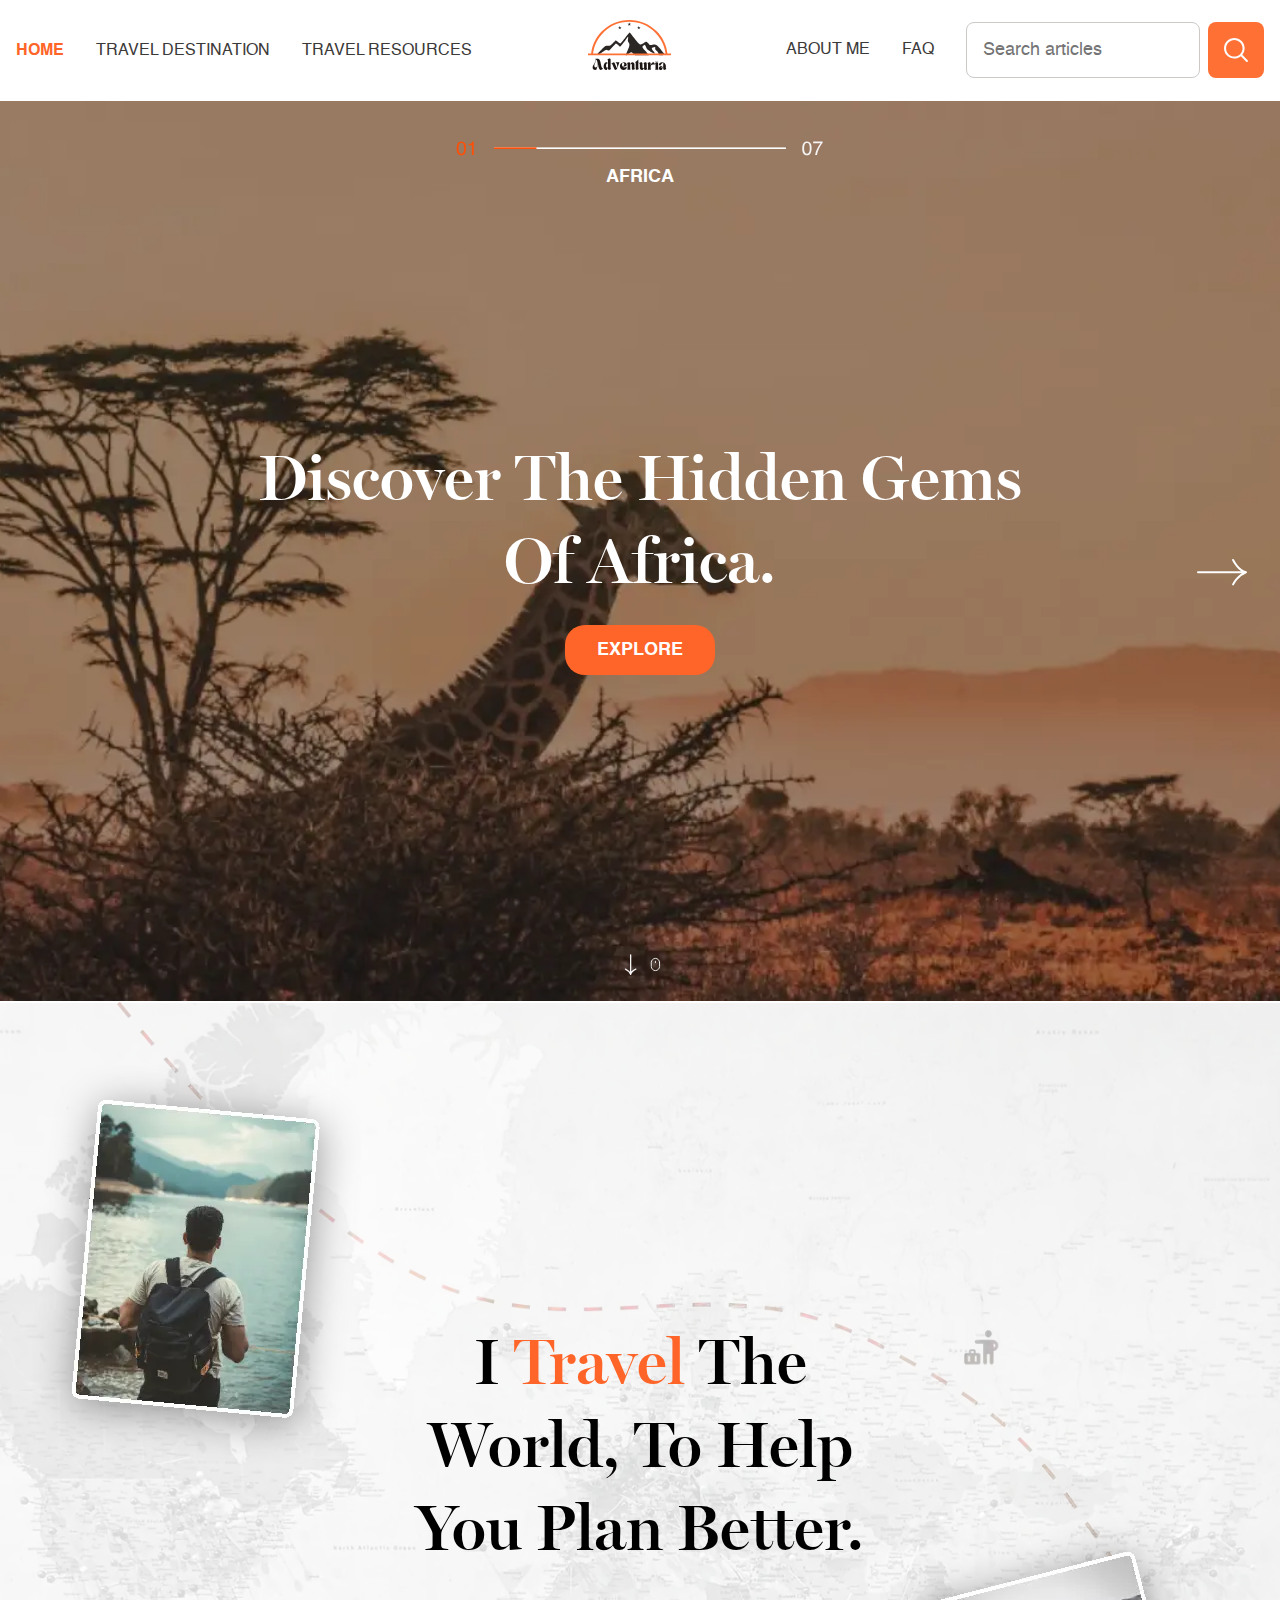
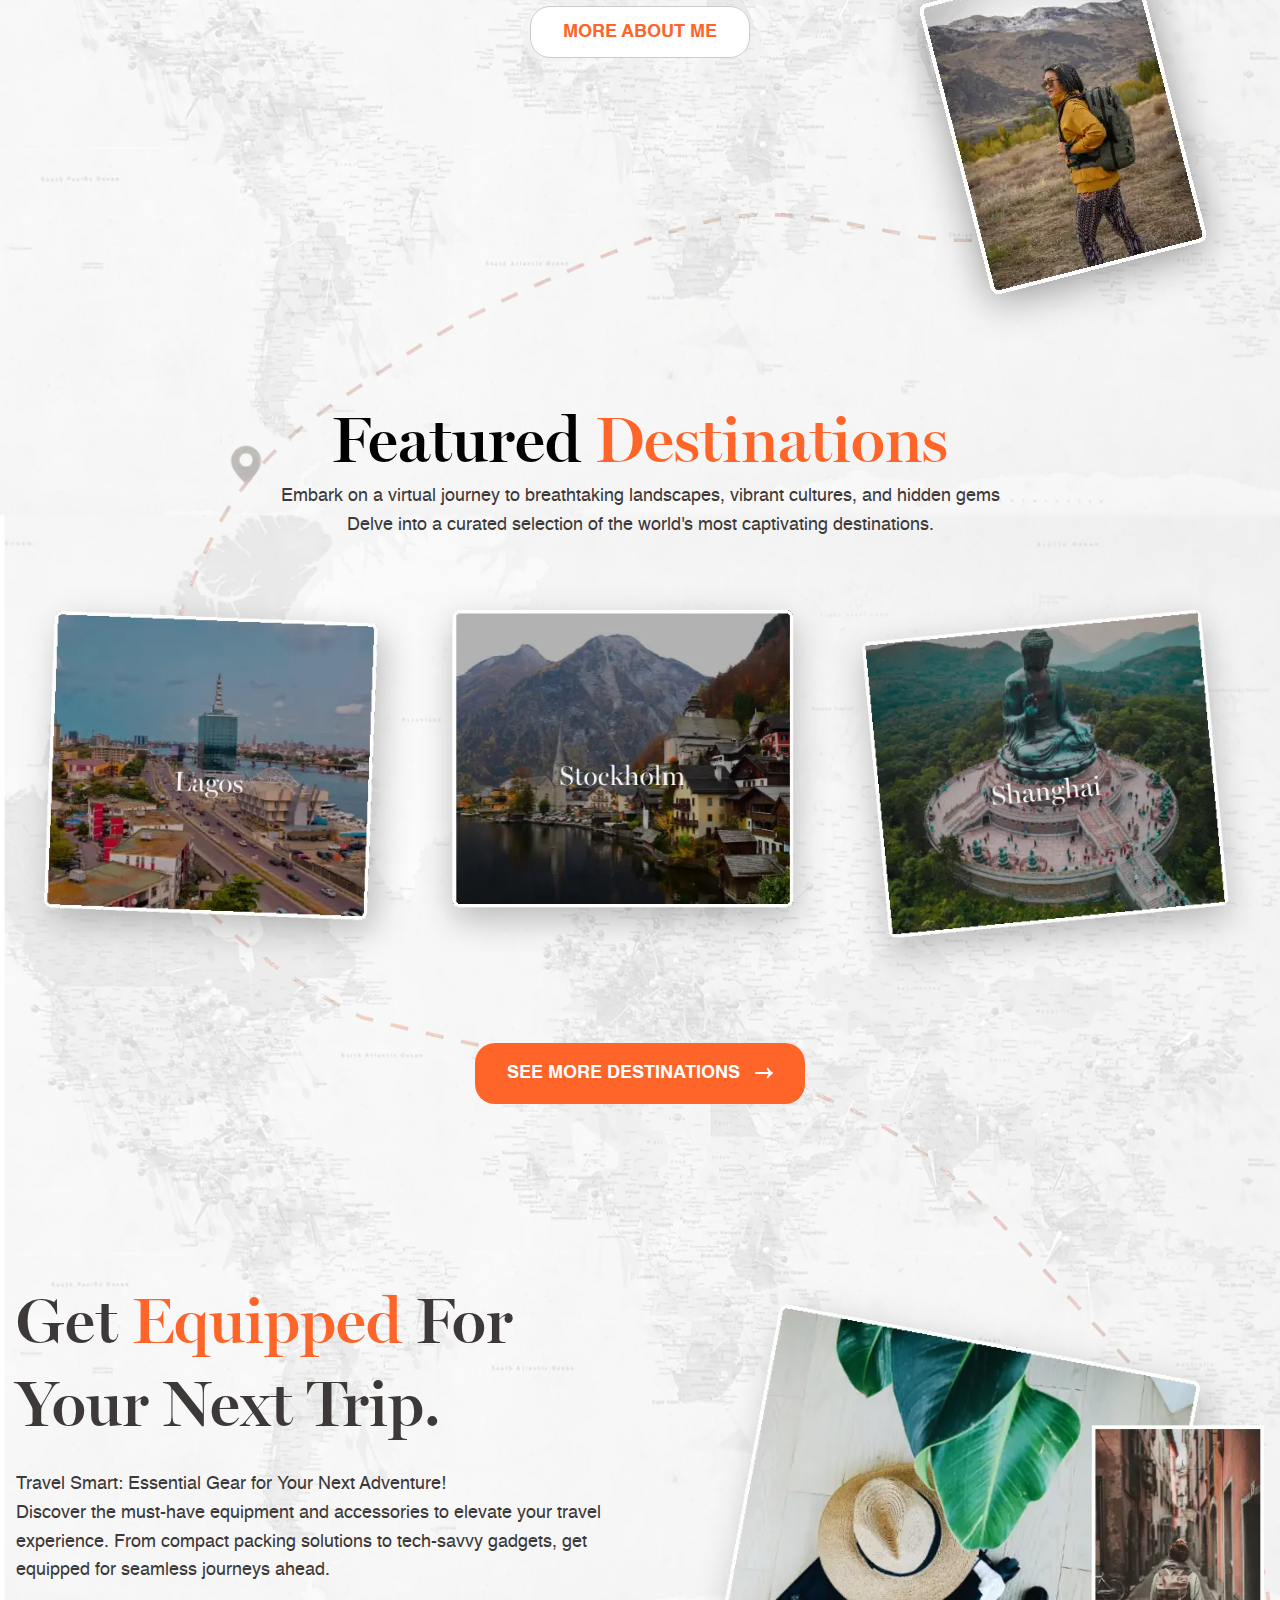
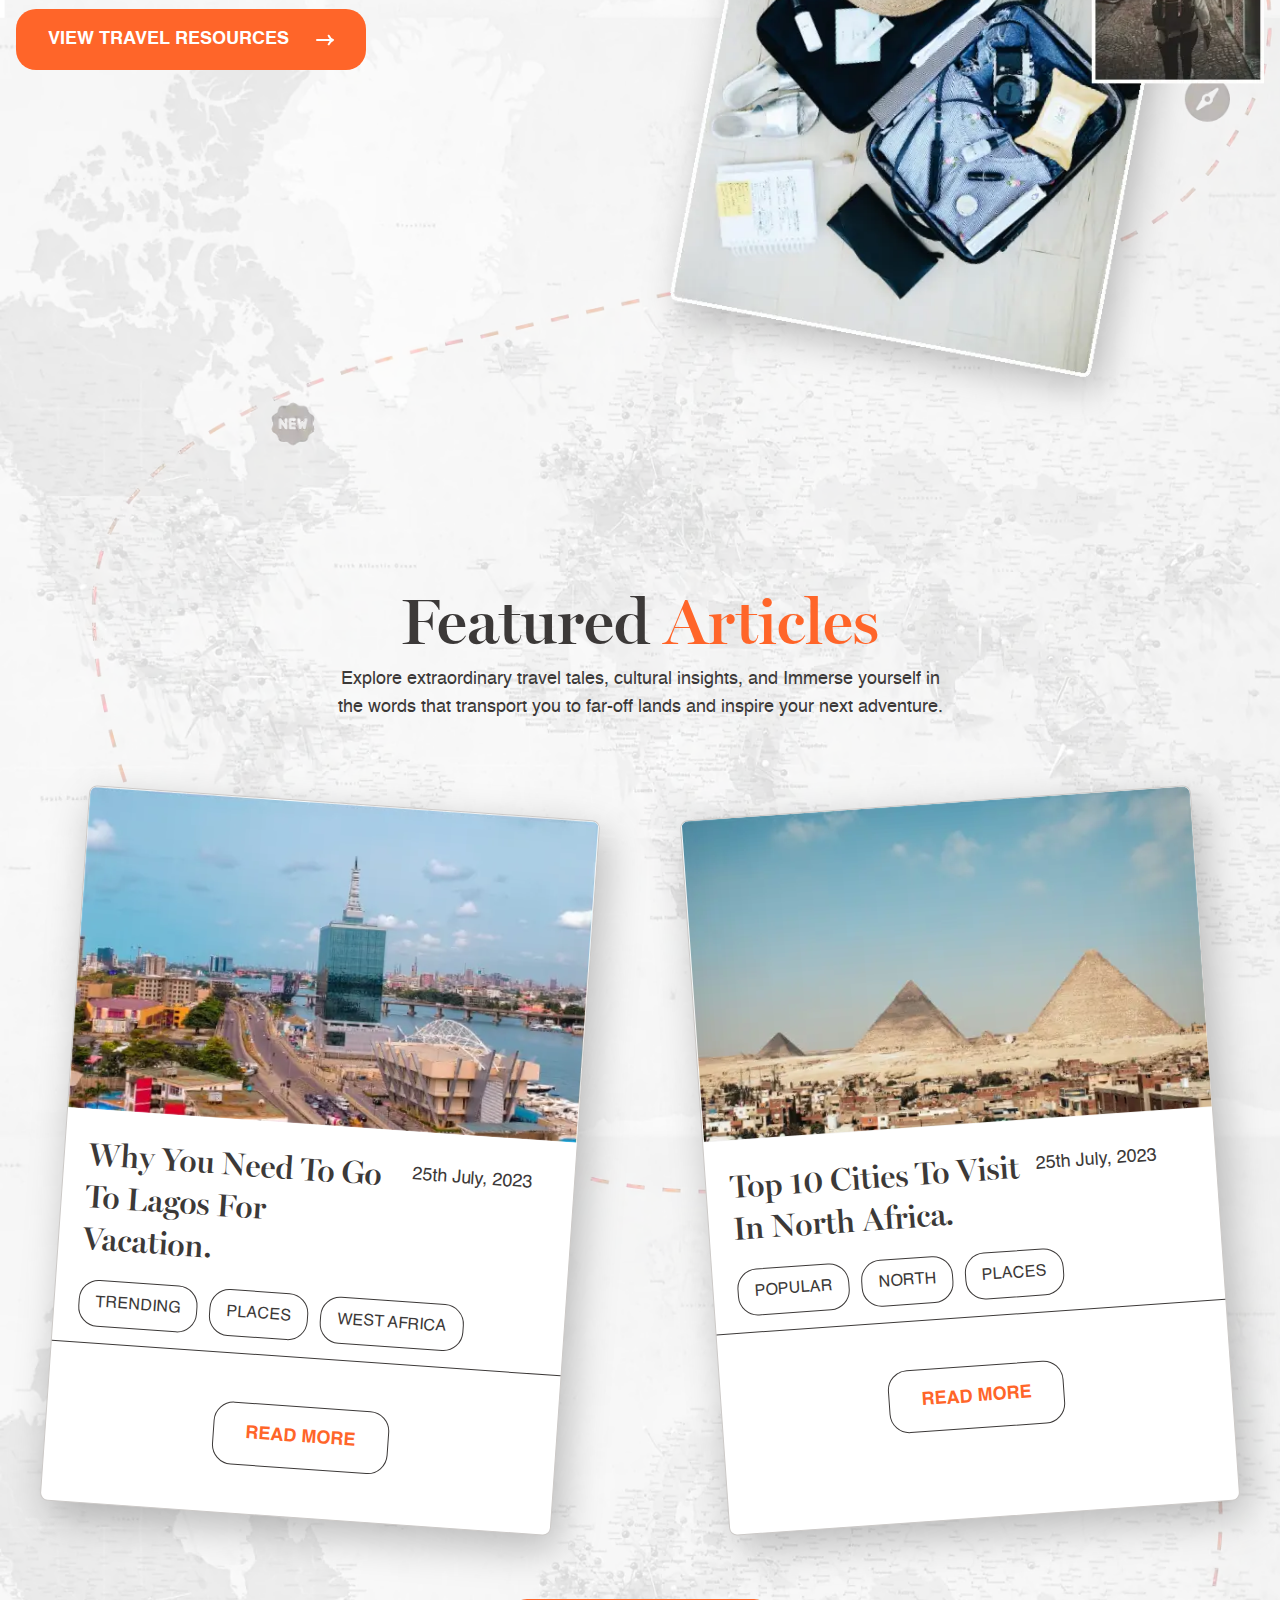
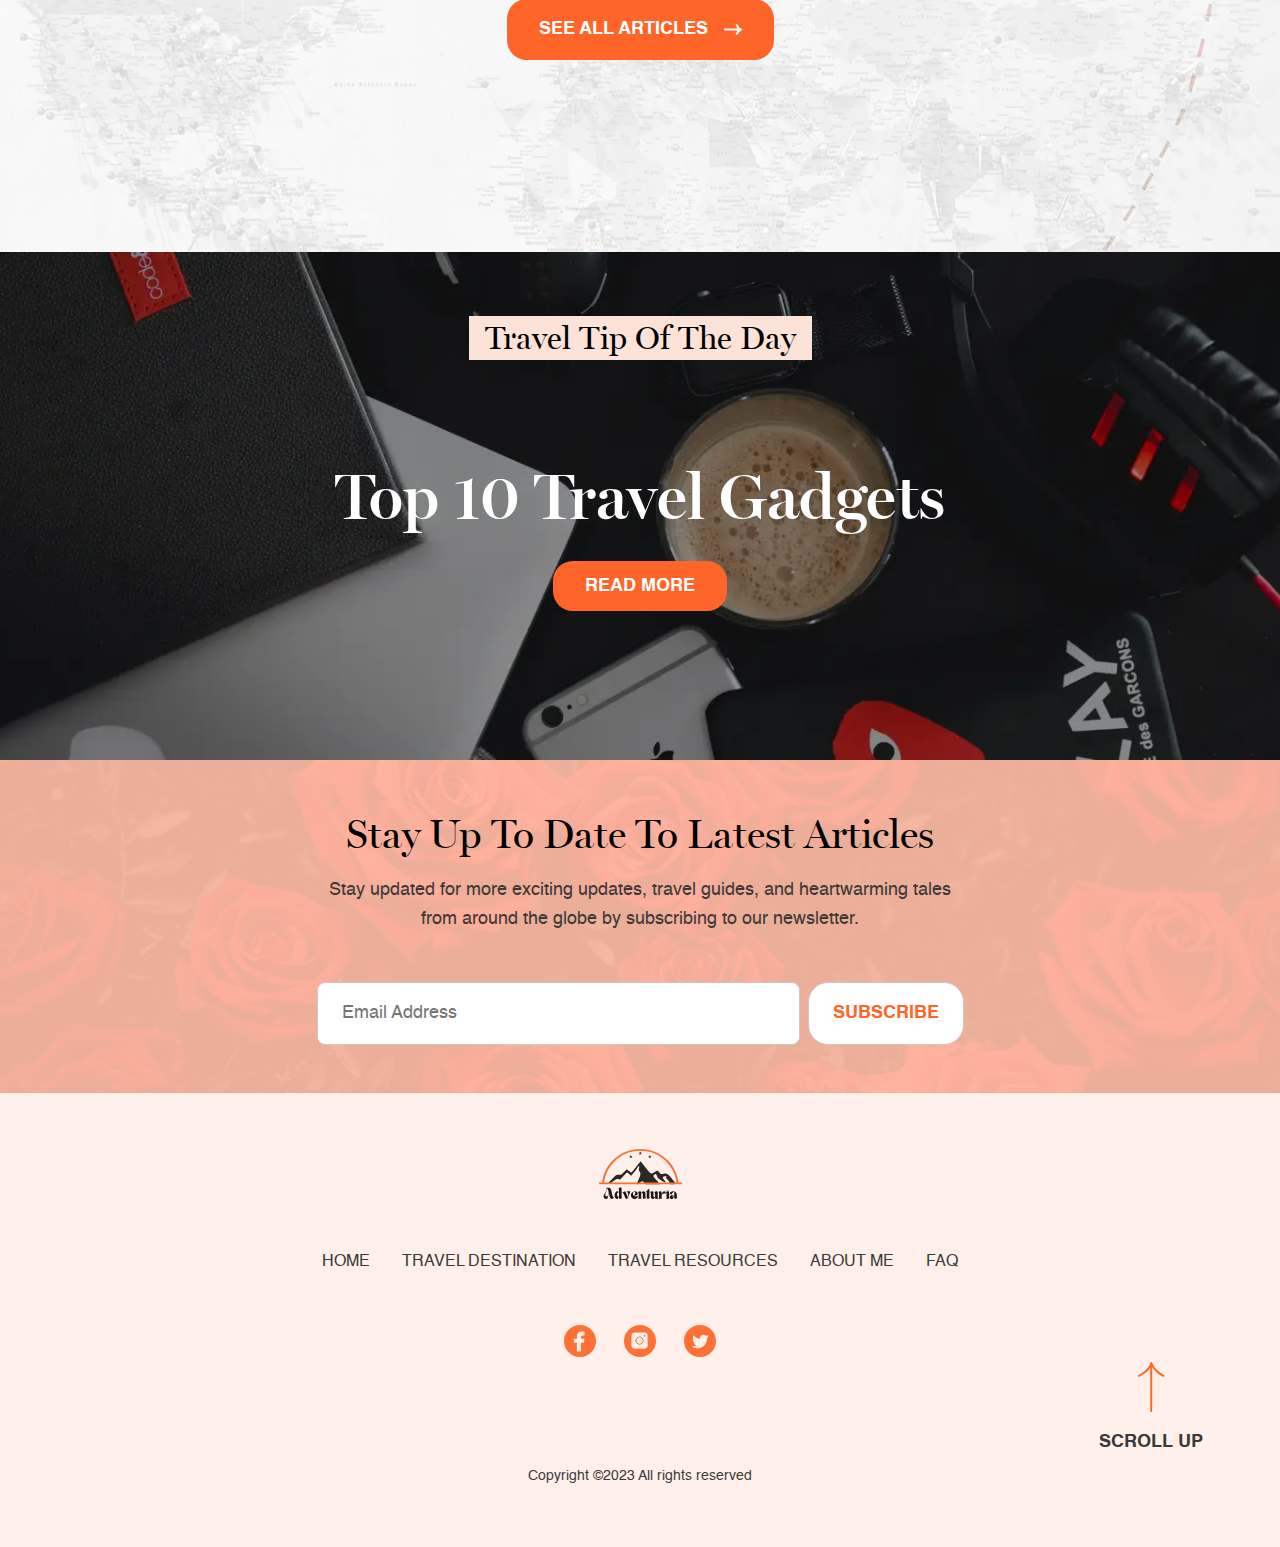
<file: index.html>
<!DOCTYPE html>
<html lang="en">

<head>
  <meta charset="UTF-8">
  <meta name="viewport" content="width=device-width, initial-scale=1.0">
  <title>Adventuria | Home</title>
  <link rel="shortcut icon" href="./images/adventuria-logo.svg" type="image/x-icon">
  <link rel="stylesheet" href="https://cdn.jsdelivr.net/npm/swiper@10/swiper-bundle.min.css" />
  <link rel="stylesheet" href="index.css">
</head>

<body>
  <header id="header" class="header">
    <div class="container">
      <nav class="header__nav flex" data-visible="false">
        <ul class="flex">
          <li>
            <a class="current" href="index.html">Home</a>
          </li>
          <li>
            <a href="destination.html">Travel Destination</a>
          </li>
          <li>
            <a href="resource.html">Travel Resources</a>
          </li>
        </ul>
        <div>
          <a href="index.html">
            <img src="./images/adventuria-logo.svg" alt="">
          </a>
        </div>
        <ul class="flex">
          <li>
            <a href="about-me.html">About Me</a>
          </li>
          <li>
            <a href="faq.html">Faq</a>
          </li>
          <form class="header__form flex">
            <input type="text" placeholder="Search articles">
            <button>
              <img src="./images/search-icon.svg" alt="">
            </button>
          </form>
        </ul>
      </nav>
      <nav class="mobile-nav flex">
        <div>
          <a href="index.html">
            <img src="./images/adventuria-logo.svg" alt="">
          </a>
        </div>
        <ul>
          <li>
            <a class="current" href="index.html">Home</a>
          </li>
        </ul>
        <button class="mobile-nav__toggle" aria-expanded="false">
          <span></span>
          <span></span>
        </button>
      </nav>
    </div>
  </header>

  <main>
    <section class="hero">
      <div class="swiper mySwiper">
        <div class="swiper-wrapper">
          <div class="swiper-slide africa">
            <div class="container">
              <div class="progress-bar">
                <img src="./images/progress-bar-africa.svg" alt="">
                <p>Africa</p>
              </div>
              <div class="hero__text">
                <h1>Discover The Hidden Gems Of Africa.</h1>
                <a href="africa.html" class="btn">Explore</a>
              </div>
              <div class="mouse-scroll">
                <button>
                  <a href="#about"><img src="./images/mouse-scroll.svg" alt=""></a>
                </button>
              </div>
            </div>
          </div>
          <div class="swiper-slide europe">
            <div class="container">
              <div class="progress-bar">
                <img src="./images/progress-bar-europe.svg" alt="">
                <p>Europe</p>
              </div>
              <div class="hero__text">
                <h1>Immerse Yourself In the Beauty Of Europe.</h1>
                <a href="africa.html" class="btn">Explore</a>
              </div>
              <div class="mouse-scroll">
                <button>
                  <a href="#about"><img src="./images/mouse-scroll.svg" alt=""></a>
                </button>
              </div>
            </div>
          </div>
          <div class="swiper-slide asia">
            <div class="container">
              <div class="progress-bar">
                <img src="./images/progress-bar-asia.svg" alt="">
                <p>Asia</p>
              </div>
              <div class="hero__text">
                <h1>Unravel The Extravaganza Of Asia.</h1>
                <a href="africa.html" class="btn">Explore</a>
              </div>
              <div class="mouse-scroll">
                <button>
                  <a href="#about"><img src="./images/mouse-scroll.svg" alt=""></a>
                </button>
              </div>
            </div>
          </div>
          <div class="swiper-slide antartica">
            <div class="container">
              <div class="progress-bar">
                <img src="./images/progress-bar-antartica.svg" alt="">
                <p>Antartica</p>
              </div>
              <div class="hero__text">
                <h1>Explore Beyond The Ice Glaciers Of Antartica. </h1>
                <a href="africa.html" class="btn">Explore</a>
              </div>
              <div class="mouse-scroll">
                <button>
                  <a href="#about"><img src="./images/mouse-scroll.svg" alt=""></a>
                </button>
              </div>
            </div>
          </div>
          <div class="swiper-slide oceania">
            <div class="container">
              <div class="progress-bar">
                <img src="./images/progress-bar-oceania.svg" alt="">
                <p>Oceania</p>
              </div>
              <div class="hero__text">
                <h1>Oceania: Where Nature's Majesty Meets Indigenous Spirit</h1>
                <a href="africa.html" class="btn">Explore</a>
              </div>
              <div class="mouse-scroll">
                <button>
                  <a href="#about"><img src="./images/mouse-scroll.svg" alt=""></a>
                </button>
              </div>
            </div>
          </div>
          <div class="swiper-slide south-america">
            <div class="container">
              <div class="progress-bar">
                <img src="./images/progress-bar-south-america.svg" alt="">
                <p>South America</p>
              </div>
              <div class="hero__text">
                <h1>Relive The Ancient Legacies Of South America.</h1>
                <a href="africa.html" class="btn">Explore</a>
              </div>
              <div class="mouse-scroll">
                <button>
                  <a href="#about"><img src="./images/mouse-scroll.svg" alt=""></a>
                </button>
              </div>
            </div>
          </div>
          <div class="swiper-slide north-america">
            <div class="container">
              <div class="progress-bar">
                <img src="./images/progress-bar-north-america.svg" alt="">
                <p>North America</p>
              </div>
              <div class="hero__text">
                <h1>North America: Where Dreams Take Flight</h1>
                <a href="africa.html" class="btn">Explore</a>
              </div>
              <div class="mouse-scroll">
                <button>
                  <a href="#about"><img src="./images/mouse-scroll.svg" alt=""></a>
                </button>
              </div>
            </div>
          </div>
        </div>
        <div class="swiper-button-next">
          <picture>
            <source media='(max-width: 768px)' srcset='./images/swiper-next-mobile.svg' />
            <img src='./images/swiper-next.svg' />
          </picture>
        </div>
        <div class="swiper-button-prev">
          <picture>
            <source media='(max-width: 768px)' srcset='./images/swiper-previous-mobile.svg' />
            <img src='./images/swiper-previous.svg' />
          </picture>
        </div>
      </div>
    </section>

    <section class="shared-bg">
      <section id="about" class="about">
        <div class="container">
          <div class="about__text">
            <h2 class="fs-xlarge">I <span class="clr-primary">Travel</span> The World, To Help You Plan Better.</h2>
            <a class="about__button" href="about-me.html">More About Me</a>
          </div>
          <div class="about__img">
            <picture class="traveler-boy">
              <source media='(max-width: 768px)' srcset='./optimized-images/traveler-boy-mobile.webp' />
              <img src='./optimized-images/traveler-boy.webp' alt="A Boy Travelling" />
            </picture>
            <picture class="traveler-girl">
              <source media='(max-width: 768px)' srcset='./optimized-images/traveler-girl-mobile.webp' />
              <img src='./optimized-images/traveler-girl.webp' alt="A Girl Travelling" />
            </picture>
          </div>
        </div>
      </section>

      <section class="destinations">
        <div class="container">
          <div class="destinations__text">
            <h2>Featured <span class="clr-primary">Destinations</span></h2>
            <p>Embark on a virtual journey to breathtaking landscapes, vibrant cultures, and hidden gems<br>Delve into a
              curated selection of the world's most captivating destinations.</p>
          </div>
          <div class="destinations__images flex">
            <a href="#"><img src="./optimized-images/lagos-destination.webp" alt="Lagos"></a>
            <a href="#"><img src="./optimized-images/stockholm-destination.webp" alt="Stockholm"></a>
            <a href="#"><img src="./optimized-images/shanghai-destination.webp" alt="Shanghai"></a>
          </div>
          <a href="destination.html" class="btn destinations__btn flex">
            <span>See More Destinations</span>
            <img src="./images/arrow-icon.svg" alt="">
          </a>
        </div>
      </section>

      <section class="resources">
        <div class="container grid">
          <div class="resources__text">
            <h2>Get <span class="clr-primary">Equipped</span> For Your Next Trip.</h2>
            <p>Travel Smart: Essential Gear for Your Next Adventure!<br>Discover the must-have equipment and accessories
              to elevate your travel experience. From compact packing solutions to tech-savvy gadgets, get equipped for
              seamless journeys ahead.</p>
            <a href="resource.html" class="btn resources__btn flex">
              <span>View Travel Resources</span>
              <img src="./images/arrow-icon.svg" alt="">
            </a>
          </div>
          <picture class="resources__image">
            <source media='(max-width: 768px)' srcset='./optimized-images/travel-resources-mobile.webp'/>
            <img src='./optimized-images/travel-resources-desktop.webp' alt="Travel Resources"/>
          </picture>
        </div>
      </section>

      <section class="featured-articles">
        <div class="container">
          <div class="featured-articles__text">
            <h2 class="fs-xlarge">Featured <span class="clr-primary">Articles</span></h2>
            <p>Explore extraordinary travel tales, cultural insights, and Immerse yourself in the words that transport
              you to far-off lands and inspire your next adventure.</p>
          </div>
          <div class="featured-articles__articles flex">
            <article class="featured-article">
              <img src="./optimized-images/articles-lagos.webp" alt="">
              <div class="featured-article__text">
                <div class="featured-article__title flex">
                  <h3 class="fs-medium">Why You Need To Go To Lagos For Vacation.</h3>
                  <p>25th July, 2023</p>
                </div>
                <div class="featured-article__tags flex">
                  <p>Trending</p>
                  <p>Places</p>
                  <p>West Africa</p>
                </div>
              </div>
              <a href="article.html" class="btn featured-article__btn">Read More</a>
            </article>
            <article class="featured-article">
              <img src="./optimized-images/articles-north-africa.webp" alt="">
              <div class="featured-article__text">
                <div class="featured-article__title flex">
                  <h3 class="fs-medium">Top 10 Cities To Visit In North Africa.</h3>
                  <p>25th July, 2023</p>
                </div>
                <div class="featured-article__tags flex">
                  <p>Popular</p>
                  <p>North</p>
                  <p>Places</p>
                </div>
              </div>
              <a href="article.html" class="btn featured-article__btn">Read More</a>
            </article>
          </div>
          <div>
            <a href="africa.html" class="btn featured-articles__btn flex">
              <span>See All Articles</span>
              <img src="./images/arrow-icon.svg" alt="">
            </a>
          </div>
        </div>
      </section>

      <section class="travel-tips">
        <div class="container grid">
          <p class="travel-tips__callout">Travel Tip Of The Day</p>
          <div class="travel-tips__text">
            <h2 class="fs-xlarge">Top 10 Travel Gadgets</h2>
            <a href="article.html" class="btn travel-tips__btn">Read More</a>
          </div>
        </div>
      </section>
    </section>
  </main>

  <footer>
    <section class="subscribe">
      <div class="container">
        <div class="subscribe__text">
          <h2>Stay Up To Date To Latest Articles</h2>
          <p>Stay updated for more exciting updates, travel guides, and heartwarming tales from around the globe by
            subscribing to our newsletter.</p>
        </div>
        <form class="subscribe__form flex">
          <input type="text" placeholder="Email Address">
          <button type="submit">Subscribe</button>
        </form>
      </div>
    </section>
    <section class="footer">
      <div class="container">
        <img src="./images/adventuria-logo.svg" alt="">
        <nav class="footer__nav">
          <ul class="flex">
            <li>
              <a href="index.html">Home</a>
            </li>
            <li>
              <a href="destination.html">Travel Destination</a>
            </li>
            <li>
              <a href="resource.html">Travel Resources</a>
            </li>
            <li>
              <a href="about-me.html">About Me</a>
            </li>
            <li>
              <a href="faq.html">Faq</a>
            </li>
          </ul>
        </nav>
        <div class="footer__icons flex">
          <a target="_blank" href="https://facebook.com">
            <img src="./images/facebook-icon.svg" alt="">
          </a>
          <a target="_blank" href="https://instagram.com">
            <img src="./images/instagram-icon.svg" alt="">
          </a>
          <a target="_blank" href="https://twitter.com">
            <img src="./images/twitter-icon.svg" alt="">
          </a>
        </div>
        <p class="copyright">Copyright ©2023 All rights reserved</p>
        <div class="scroll-up">
          <a href="#header">
            <img src="./images/scroll-up-arrow.svg" alt="Scroll Up Arrow Icon">
            <p>Scroll Up</p>
          </a>
        </div>
      </div>
    </section>
  </footer>

  <script src="script.js"></script>
  <!-- Swiper JS -->
  <script src="https://cdn.jsdelivr.net/npm/swiper@10/swiper-bundle.min.js"></script>

  <!-- Initialize Swiper -->
  <script>
    const swiper = new Swiper(".mySwiper", {
      navigation: {
        nextEl: ".swiper-button-next",
        prevEl: ".swiper-button-prev",
      },
    });
  </script>
</body>

</html>
</file>
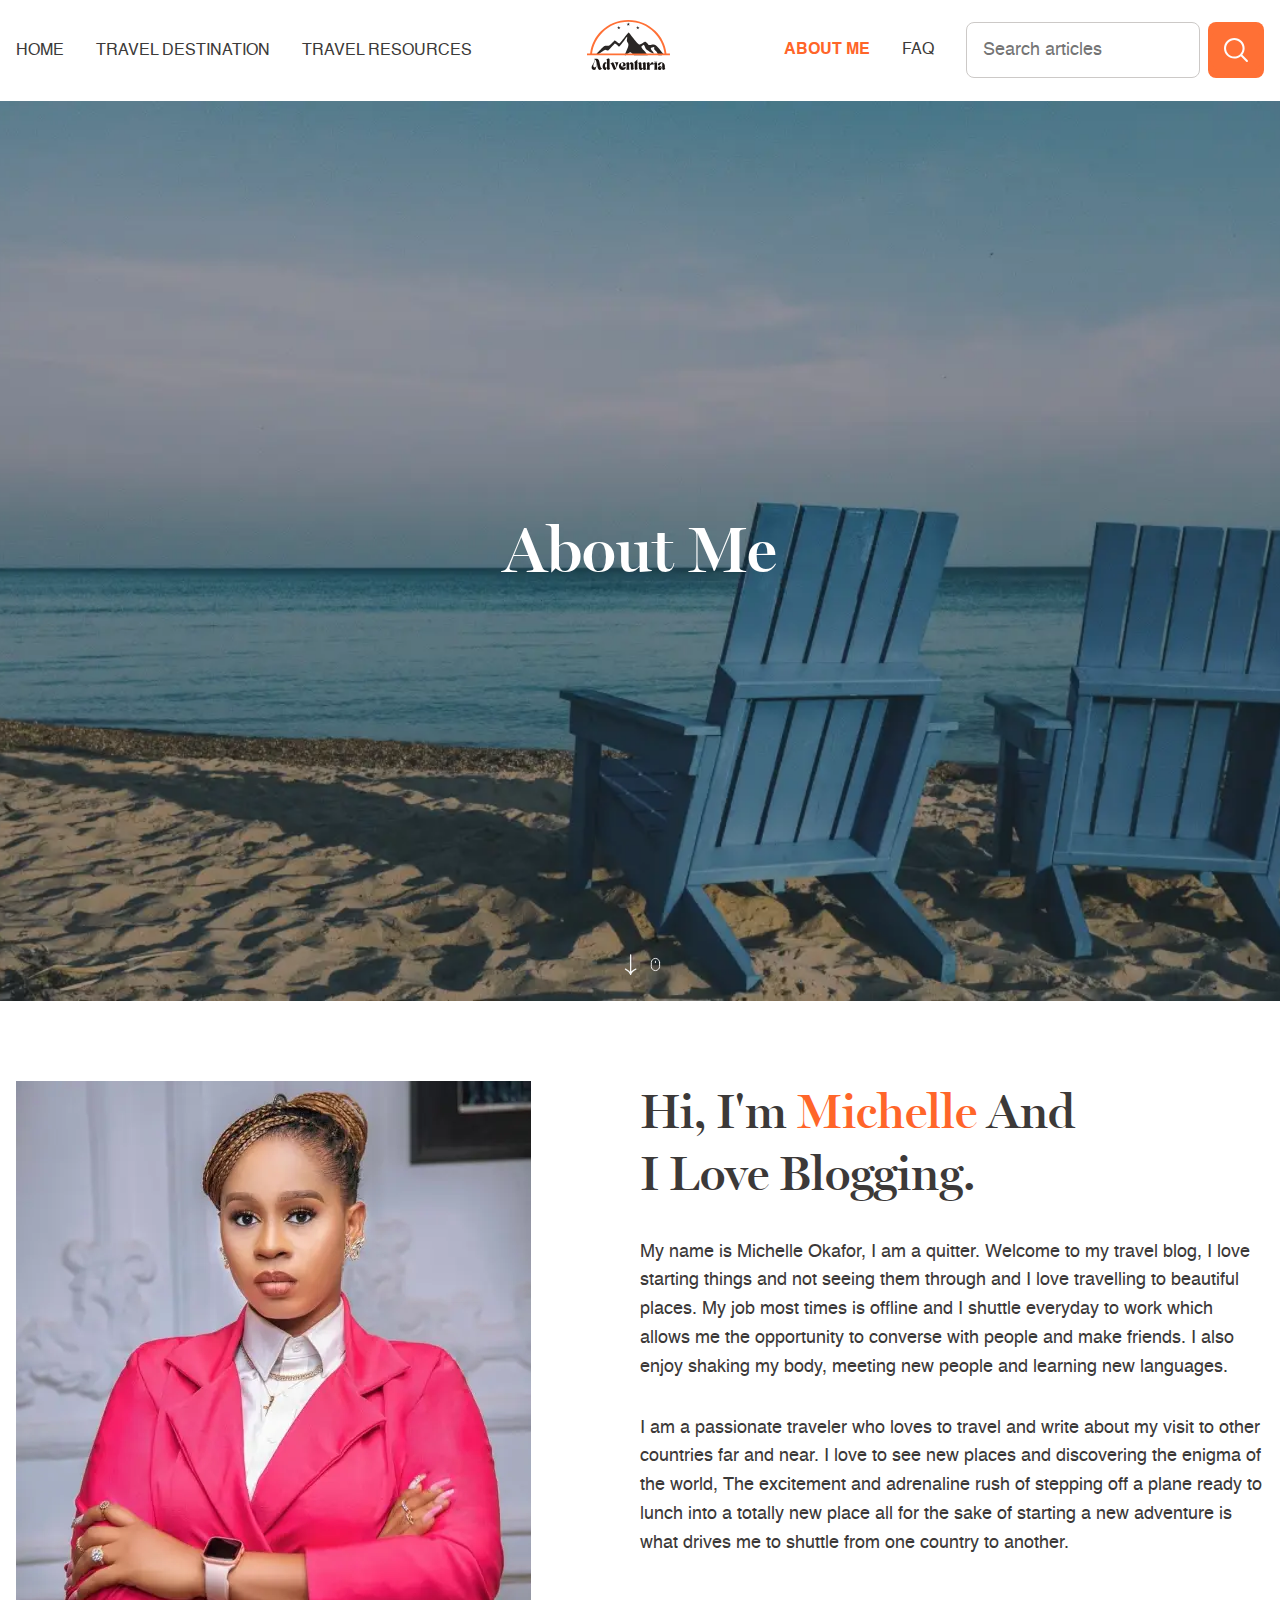
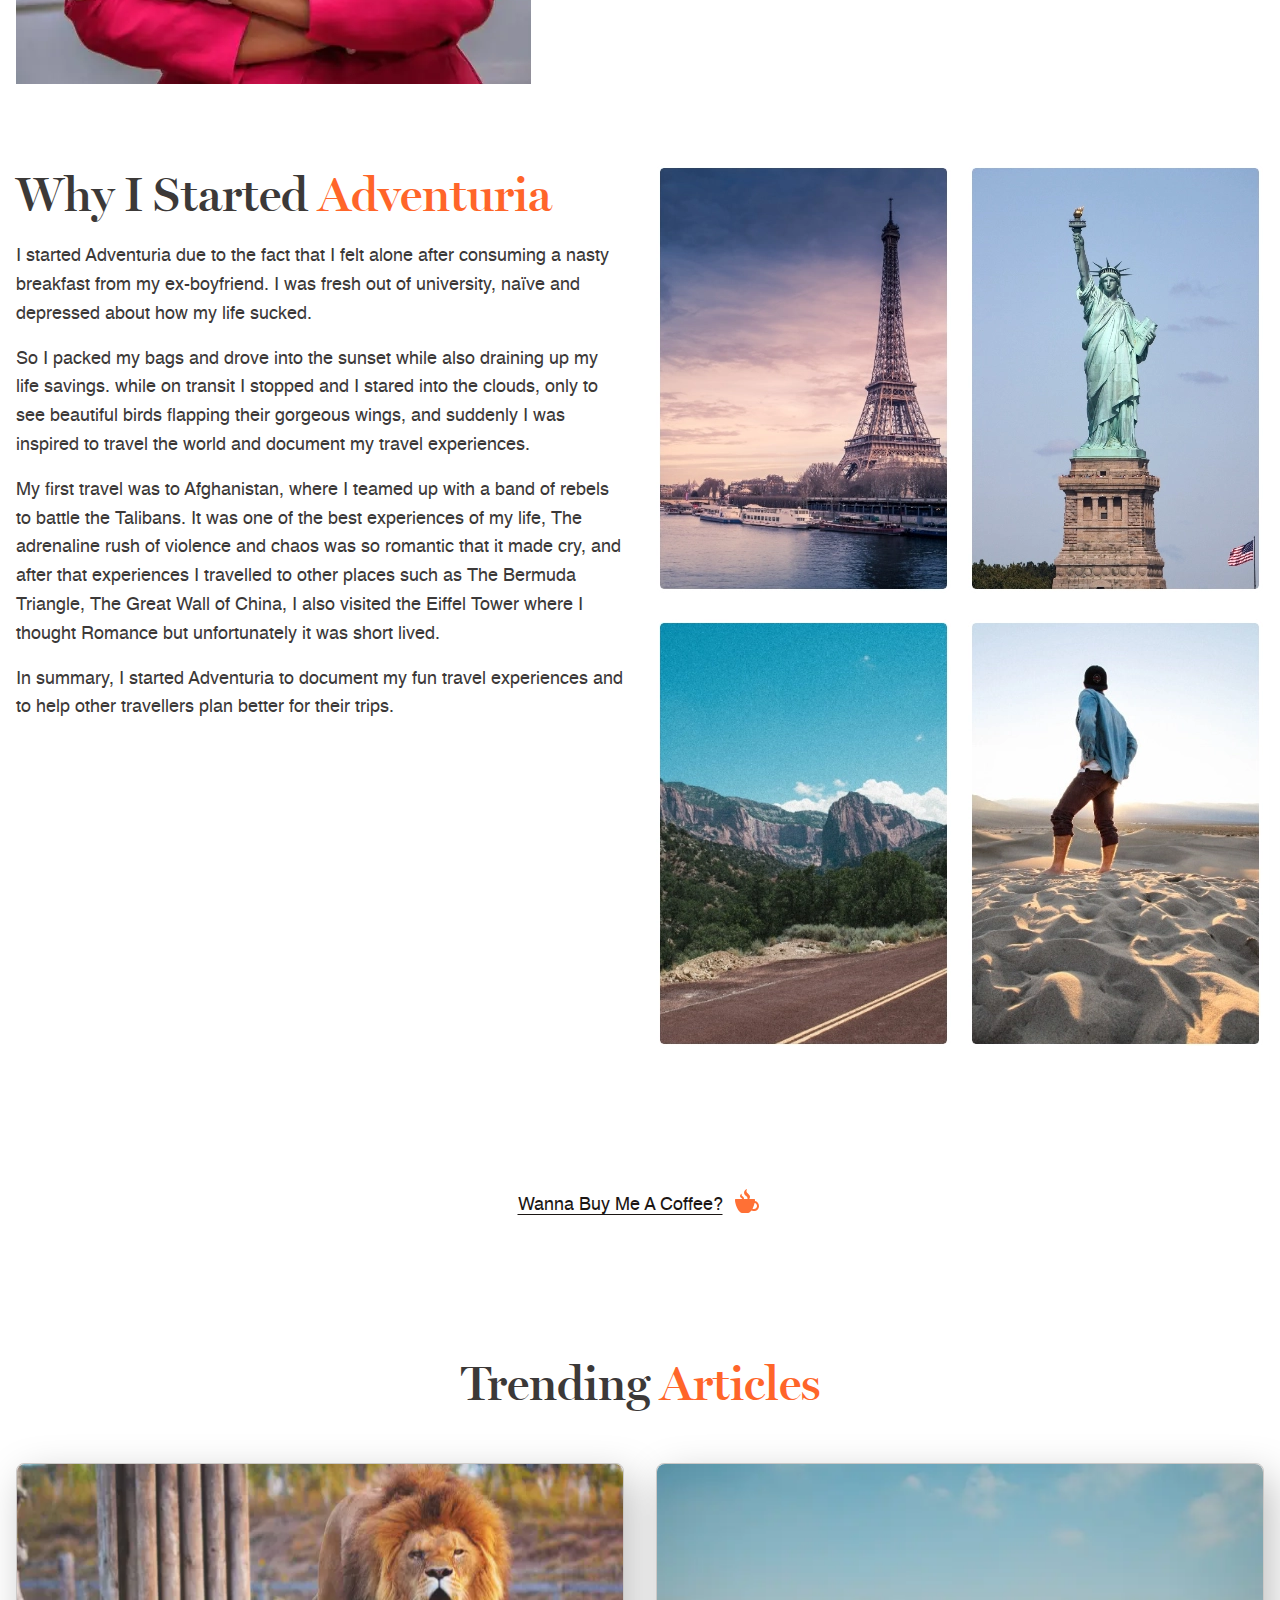
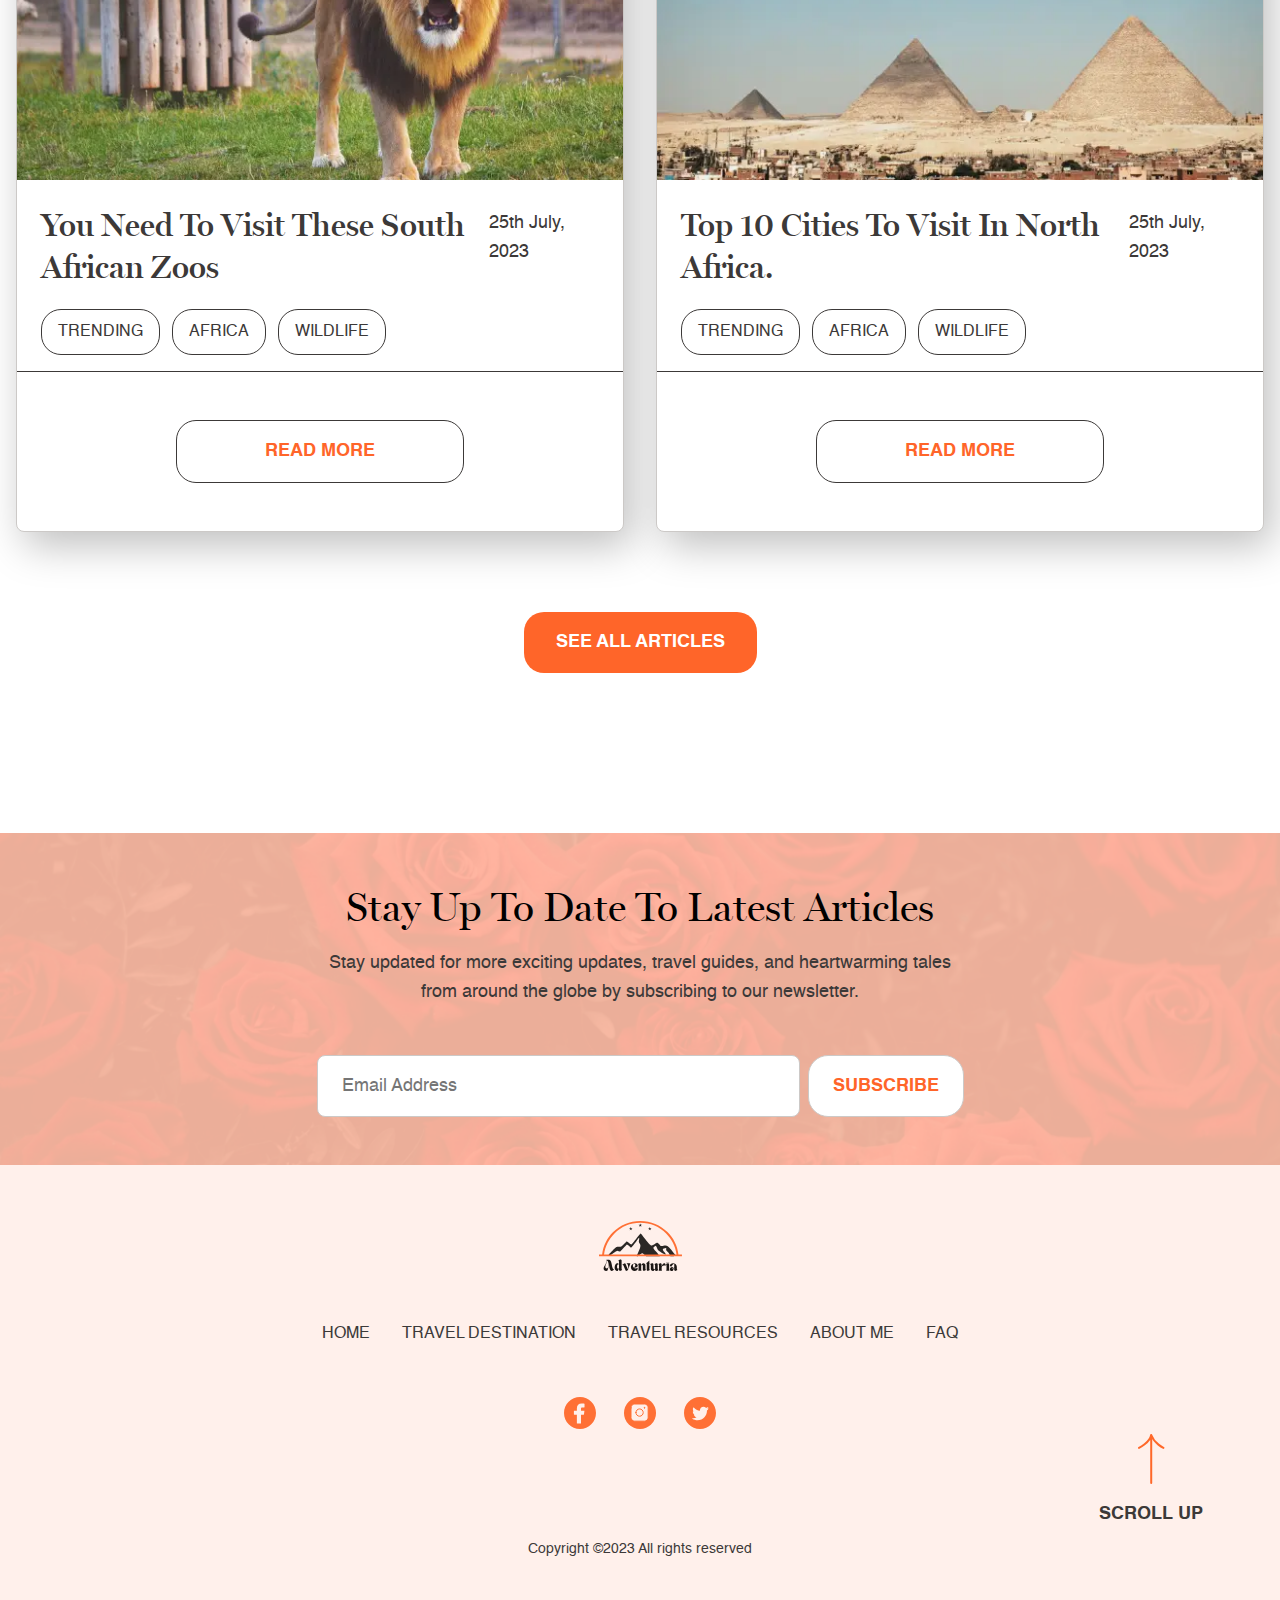
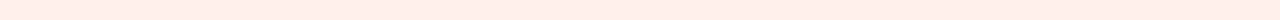
<file: about-me.html>
<!DOCTYPE html>
<html lang="en">

<head>
  <meta charset="UTF-8">
  <meta name="viewport" content="width=device-width, initial-scale=1.0">
  <title>Adventuria | About Me</title>
  <link rel="shortcut icon" href="./images/adventuria-logo.svg" type="image/x-icon">
  <link rel="stylesheet" href="https://cdn.jsdelivr.net/npm/swiper@10/swiper-bundle.min.css" />
  <link rel="stylesheet" href="about-me.css">
</head>

<body>
  <header id="header" class="header">
    <div class="container">
      <nav class="header__nav flex" data-visible="false">
        <ul class="flex">
          <li>
            <a href="index.html">Home</a>
          </li>
          <li>
            <a href="destination.html">Travel Destination</a>
          </li>
          <li>
            <a href="resource.html">Travel Resources</a>
          </li>
        </ul>
        <div>
          <a href="index.html">
            <img src="./images/adventuria-logo.svg" alt="">
          </a>
        </div>
        <ul class="flex">
          <li>
            <a class="current" href="about-me.html">About Me</a>
          </li>
          <li>
            <a href="faq.html">Faq</a>
          </li>
          <form class="header__form flex">
            <input type="text" placeholder="Search articles">
            <button>
              <img src="./images/search-icon.svg" alt="">
            </button>
          </form>
        </ul>
      </nav>
      <nav class="mobile-nav flex">
        <div>
          <a href="index.html">
            <img src="./images/adventuria-logo.svg" alt="">
          </a>
        </div>
        <ul>
          <li>
            <a class="current" href="about-me.html">About Me</a>
          </li>
        </ul>
        <button class="mobile-nav__toggle" aria-expanded="false">
          <span></span>
          <span></span>
        </button>
      </nav>
    </div>
  </header>

  <main>
    <section class="hero">
      <div class="container">
        <h1>About Me</h1>
        <div class="mouse-scroll">
          <button>
            <a href="#about-me"><img src="./images/mouse-scroll.svg" alt=""></a>
          </button>
        </div>
      </div>
    </section>

    <section id="about-me" class="about-me">
      <div class="container grid">
        <img class="about-me__image--desktop" src="./optimized-images/blogger-michelle.webp" alt="">
        <div class="about-me__intro--mobile">
          <img class="about-me__image--mobile" src="./images/blogger-michelle-mobile.svg" alt="">
          <h2>Hi, I'm <span class="clr-primary">Michelle</span> And I Love Blogging.</h2>
        </div>
        <div class="about-me__text">
          <h2>Hi, I'm <span class="clr-primary">Michelle</span> And I Love Blogging.</h2>
          <p>My name is Michelle Okafor, I am a quitter. Welcome to my travel blog, I love starting things and not
            seeing them through and I love travelling to beautiful places. My job most times is offline and I shuttle
            everyday to work which allows me the opportunity to converse with people and make friends. I also enjoy
            shaking my body, meeting new people and learning new languages.</p>
          <p>I am a passionate traveler who loves to travel and write about my visit to other countries far and near. I
            love to see new places and discovering the enigma of the world, The excitement and adrenaline rush of
            stepping off a plane ready to lunch into a totally new place all for the sake of starting a new adventure is
            what drives me to shuttle from one country to another.</p>
        </div>
      </div>
    </section>

    <section class="why">
      <div class="container grid">
        <h2 class="why__title--mobile">Why I Started <span class="clr-primary">Adventuria</span></h2>
        <div class="why__carousel">
          <div class="swiper mySwiper">
            <div class="swiper-wrapper">
              <div class="swiper-slide">
                <img src='./optimized-images/why-image1-mobile.webp'/>
              </div>
              <div class="swiper-slide">
                <img src='./optimized-images/why-image2-mobile.webp'/>
              </div>
              <div class="swiper-slide">
                <img src='./optimized-images/why-image3-mobile.webp'/>
              </div>
              <div class="swiper-slide">
                <img src='./optimized-images/why-image4-mobile.webp'/>
              </div>
            </div>
            <div class="swiper-pagination"></div>
          </div>
        </div>
        <div class="why__text">
          <h2 class="why__title--desktop">Why I Started <span class="clr-primary">Adventuria</span></h2>
          <p>I started Adventuria due to the fact that I felt alone after consuming a nasty breakfast from my
            ex-boyfriend. I was fresh out of university, naïve and depressed about how my life sucked.</p>
          <p>So I packed my bags and drove into the sunset while also draining up my life savings. while on transit I
            stopped and I stared into the clouds, only to see beautiful birds flapping their gorgeous wings, and
            suddenly I was inspired to travel the world and document my travel experiences.</p>
          <p>My first travel was to Afghanistan, where I teamed up with a band of rebels to battle the Talibans. It was
            one of the best experiences of my life, The adrenaline rush of violence and chaos was so romantic that it
            made cry, and after that experiences I travelled to other places such as The Bermuda Triangle, The Great
            Wall of China, I also visited the Eiffel Tower where I thought Romance but unfortunately it was short lived.
          </p>
          <p>In summary, I started Adventuria to document my fun travel experiences and to help other travellers plan
            better for their trips.</p>
        </div>
        <div class="why__images">
          <picture>
            <source media='(max-width: 768px)'
                    srcset='./optimized-images/why-image1-mobile.webp'/>
            <img src='./optimized-images/why-image1.webp'/>
          </picture>
          <picture>
            <source media='(max-width: 768px)'
                    srcset='./optimized-images/why-image2-mobile.webp'/>
            <img src='./optimized-images/why-image2.webp'/>
          </picture>
          <picture>
            <source media='(max-width: 768px)'
                    srcset='./optimized-images/why-image3-mobile.webp'/>
            <img src='./optimized-images/why-image3.webp'/>
          </picture>
          <picture>
            <source media='(max-width: 768px)'
                    srcset='./optimized-images/why-image4-mobile.webp'/>
            <img src='./optimized-images/why-image4.webp'/>
          </picture>
        </div>
      </div>
    </section>

    <section class="buy-me-coffee">
      <div class="container">
        <a href="#" class="flex">
          <p>Wanna Buy Me A Coffee?</p>
          <img src="./images/coffee-icon.svg" alt="">
        </a>
      </div>
    </section>

    <section class="trending-articles">
      <div class="container">
        <h2>Trending <span class="clr-primary">Articles</span></h2>
        <div class="trending-articles__articles flex">
          <article class="trending-article">
            <img src="./optimized-images/trending-article-zoo.webp" alt="">
            <div class="trending-article__text">
              <div class="trending-article__title flex">
                <h3 class="fs-medium">You Need To Visit These South  African Zoos </h3>
                <p>25th July, 2023</p>
              </div>
              <div class="trending-article__tags flex">
                <p>Trending</p>
                <p>Africa</p>
                <p>Wildlife</p>
              </div>
            </div>
            <a href="article.html" class="btn trending-article__btn">Read More</a>
          </article>

          <article class="trending-article">
            <img src="./optimized-images/trending-article-north-africa.webp" alt="">
            <div class="trending-article__text">
              <div class="trending-article__title flex">
                <h3 class="fs-medium">Top 10 Cities To Visit In North Africa.</h3>
                <p>25th July, 2023</p>
              </div>
              <div class="trending-article__tags flex">
                <p>Trending</p>
                <p>Africa</p>
                <p>Wildlife</p>
              </div>
            </div>
            <a href="article.html" class="btn trending-article__btn">Read More</a>
          </article>
        </div>
        <div>
          <a href="africa.html" class="btn trending-articles__btn">See All Articles</a>
        </div>
      </div>
    </section>
  </main>

  <footer>
    <section class="subscribe">
      <div class="container">
        <div class="subscribe__text">
          <h2>Stay Up To Date To Latest Articles</h2>
          <p>Stay updated for more exciting updates, travel guides, and heartwarming tales from around the globe by subscribing to our newsletter.</p>
        </div>
        <form class="subscribe__form flex">
          <input type="text" placeholder="Email Address">
          <button type="submit">Subscribe</button>
        </form>
      </div>
    </section>
    <section class="footer">
      <div class="container">
        <img src="./images/adventuria-logo.svg" alt="">
        <nav class="footer__nav">
          <ul class="flex">
            <li>
              <a href="index.html">Home</a>
            </li>
            <li>
              <a href="destination.html">Travel Destination</a>
            </li>
            <li>
              <a href="resource.html">Travel Resources</a>
            </li>
            <li>
              <a href="about-me.html">About Me</a>
            </li>
            <li>
              <a href="faq.html">Faq</a>
            </li>
          </ul>
        </nav>
        <div class="footer__icons flex">
          <a target="_blank" href="https://facebook.com">
            <img src="./images/facebook-icon.svg" alt="">
          </a>
          <a target="_blank" href="https://instagram.com">
            <img src="./images/instagram-icon.svg" alt="">
          </a>
          <a target="_blank" href="https://twitter.com">
            <img src="./images/twitter-icon.svg" alt="">
          </a>
        </div>
        <p class="copyright">Copyright ©2023 All rights reserved</p>
        <div class="scroll-up">
          <a href="#header">
            <img src="./images/scroll-up-arrow.svg" alt="Scroll Up Arrow Icon">
            <p>Scroll Up</p>
          </a>
        </div>
      </div>
    </section>
  </footer>

  <script src="script.js"></script>
  <!-- Swiper JS -->
  <script src="https://cdn.jsdelivr.net/npm/swiper@10/swiper-bundle.min.js"></script>

  <!-- Initialize Swiper -->
  <script>
    const swiper = new Swiper(".mySwiper", {
      slidesPerView: "auto",
      spaceBetween: 5,
      autoplay: {
        delay: 2500,
        disableOnInteraction: false,
      },
      pagination: {
        el: ".swiper-pagination",
        clickable: true,
      },
    });
  </script>
</body>

</html>
</file>
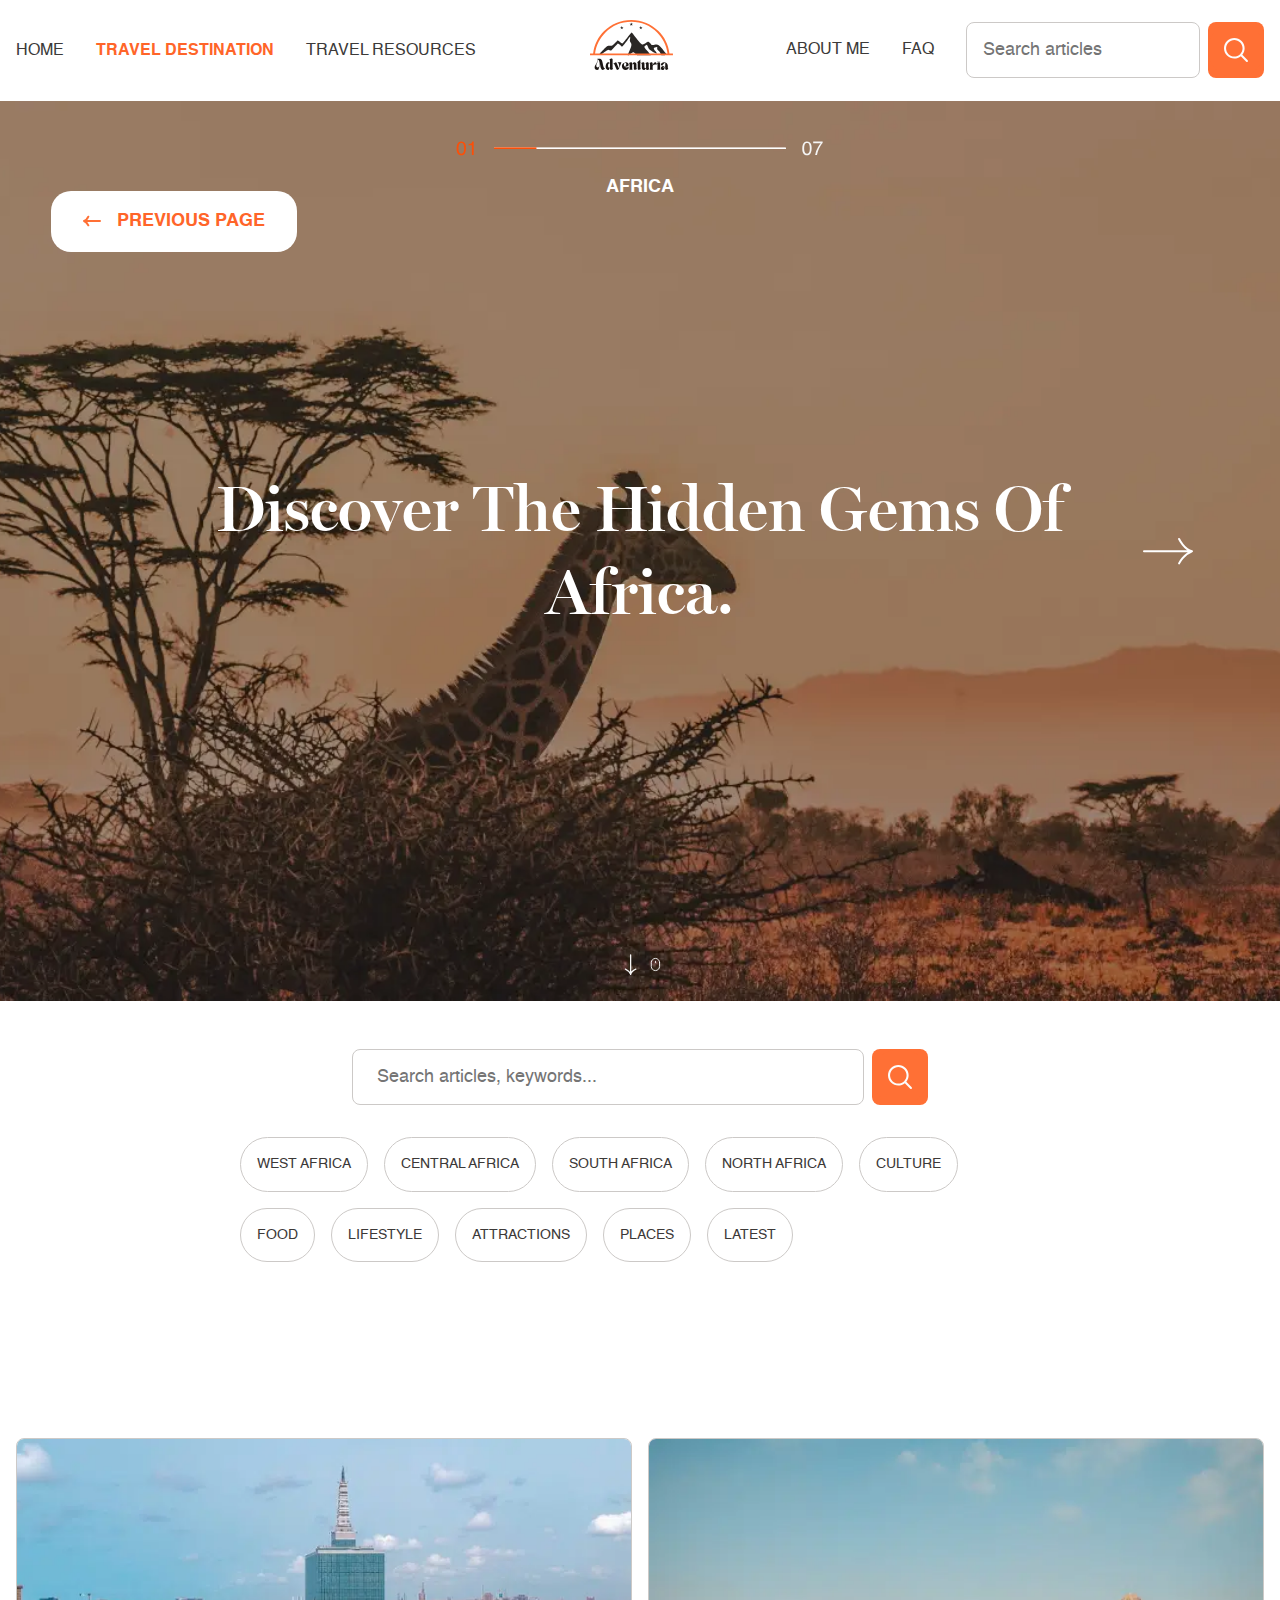
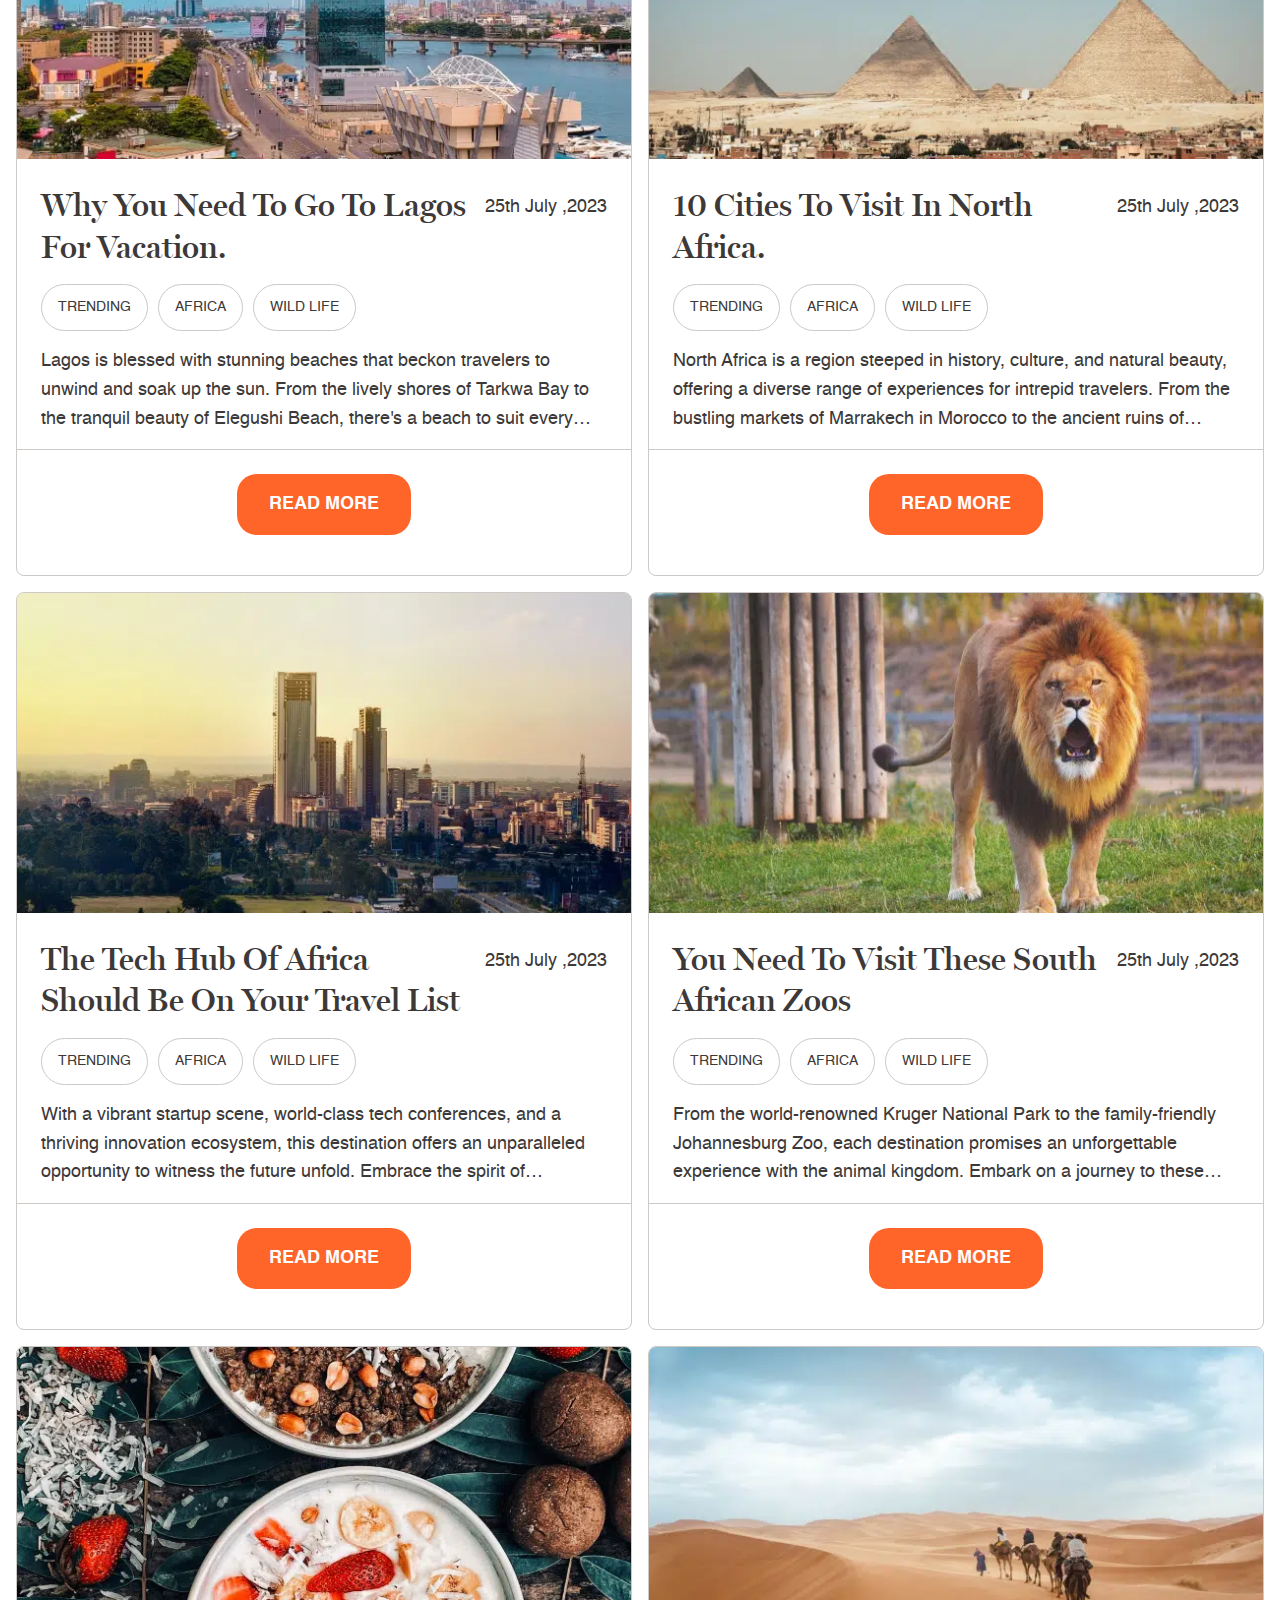
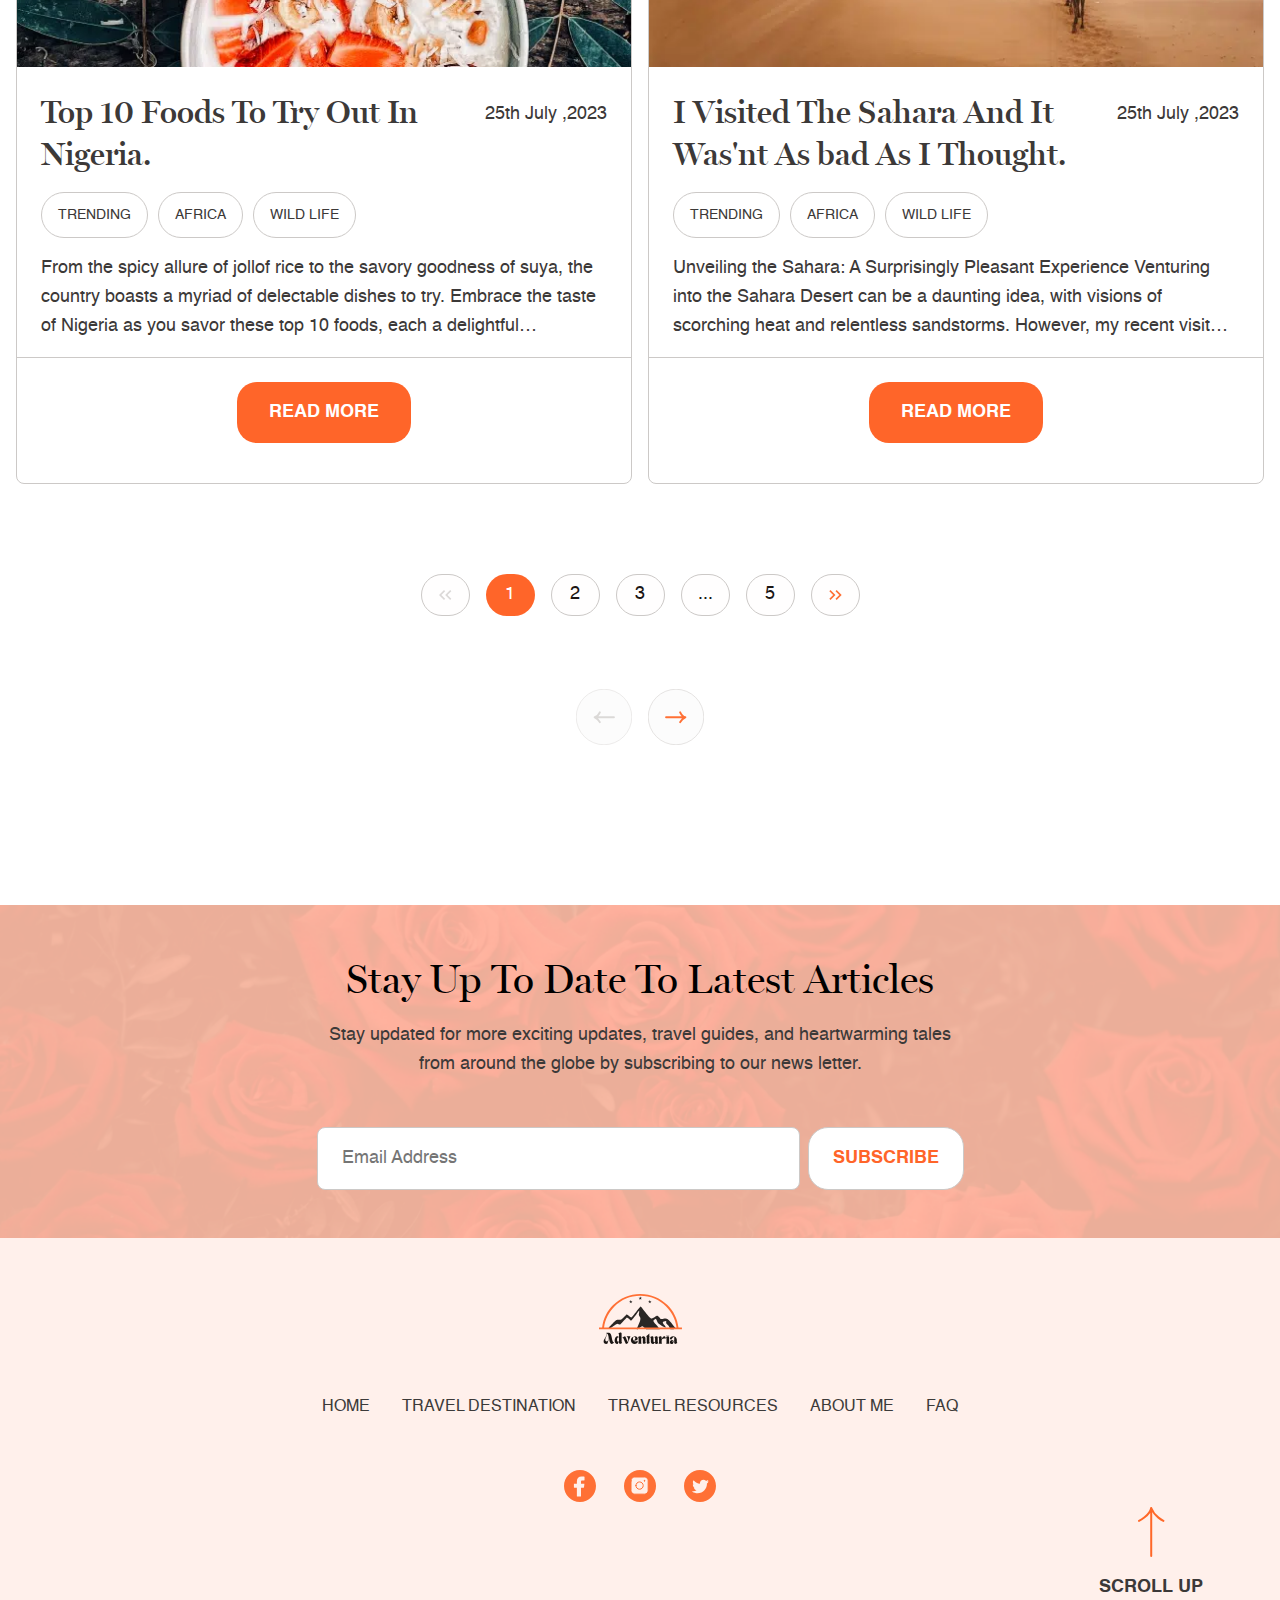
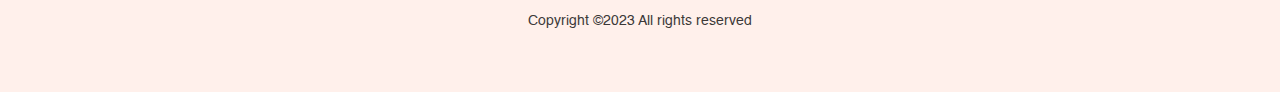
<file: africa.html>
<!DOCTYPE html>
<html lang="en">

<head>
    <meta charset="UTF-8">
    <meta name="viewport" content="width=device-width, initial-scale=1.0">
    <title>Adventuria | Africa</title>
    <link rel="stylesheet" href="africa.css">
    <link rel="shortcut icon" href="./images/adventuria-logo.svg" type="image/x-icon">
    <link rel="preconnect" href="https://fonts.googleapis.com">
    <link rel="preconnect" href="https://fonts.gstatic.com" crossorigin>
    <link href="https://fonts.googleapis.com/css2?family=Poppins:wght@600&display=swap" rel="stylesheet">
</head>

<body>
    <header id="header" class="header">
        <div class="container">
            <nav class="header__nav flex" data-visible="false">
                <ul class="flex">
                    <li>
                        <a href="index.html">Home</a>
                    </li>
                    <li>
                        <a class="current" href="destination.html">Travel Destination</a>
                    </li>
                    <li>
                        <a href="resource.html">Travel Resources</a>
                    </li>
                </ul>
                <div>
                    <a href="index.html">
                        <img src="./images/adventuria-logo.svg" alt="">
                    </a>
                </div>
                <ul class="flex">
                    <li>
                        <a href="about-me.html">About Me</a>
                    </li>
                    <li>
                        <a href="faq.html">Faq</a>
                    </li>
                    <form class="header__form flex">
                        <input type="text" placeholder="Search articles">
                        <button>
                            <img src="./images/search-icon.svg" alt="">
                        </button>
                    </form>
                </ul>
            </nav>
            <nav class="mobile-nav flex">
                <img src="./images/adventuria-logo.svg" alt="Adventuria logo">
                <ul>
                    <li>
                        <a class="current" href="index.html">Travel Destination</a>
                    </li>
                </ul>
                <button class="mobile-nav__toggle" aria-expanded="false">
                    <span></span>
                    <span></span>
                </button>

        </div>
    </header>

    <!-- <main>
        <section class="banner">
            <img src="./images/africa-banner.png" alt="" class="banner-img">
            <a href="destination.html"><button class="banner-button"><img src="./images/arrow-left.png" alt=""> Previous
                    page</button></a>
            <img src="./images/arrow-right.png" alt="" class="banner-arrow-right">
            <div class=" banner-scroll">
                <div class="scroller"><span class="orange-text">01</span>
                    <img src="./images/scroll-line-orange.png" alt=""><img src="./images/scroll-line-white.png" alt="">
                    <span>07</span>
                </div>
                <p>Africa</p>
            </div>

            <p class="banner-text">Discover The Hidden Gems Of Africa.</p>
            <img src="./images/arrow-down.png" alt="" class="banner-arrow">
            <img src="./images/mini-mouse.png" alt="" class="banner-mouse">
        </section>

        <form class="body-form flex">
            <input type="text" placeholder="Search articles, keywords...">
            <button>
                <img src="./images/search-icon.svg" alt="">
            </button>
        </form>

        <section class="body-buttons flex">
            <div class="row1">
                <button>westafrica</button>
                <button>central africa</button>
                <button>south africa</button>
                <button>north africa</button>
                <button>culture</button>
            </div>
            <div class="row2">
                <button>Food</button>
                <button>lifestyle</button>
                <button>Attractions</button>
                <button>Places</button>
                <button>Latest</button>
            </div>
        </section>

        <section class="articles">
            <div class="flex article-row">
                <article class="article">
                    <img src="./images/lagos.svg" alt="">
                    <div class="flex article-heading">
                        <h3>Why You Need To Go To Lagos For Vacation.</h3>
                        <p>25th July ,2023</p>
                    </div>
                    <div class="flex article-buttons">
                        <button>Trending</button>
                        <button>Africa</button>
                        <button>Wild life</button>
                    </div>
                    <p class="article-paragraph">Lagos is blessed with stunning beaches that beckon travelers to unwind
                        and
                        soak up the sun. From the
                        lively shores of Tarkwa Bay to the tranquil beauty of Elegushi Beach, there's a beach to suit
                        every
                        preference.Enjoy the warm waters of the Atlantic Ocean, indulge in water sports, or simply relax
                        with a refreshing drink as the waves serenade you.</p>
                    <div class="read-more">
                        <button class="read-more-button">Read more</button>
                    </div>
                </article>
                <article class="article">
                    <img src="./images/north-africa.svg" alt="">
                    <div class="flex article-heading">
                        <h3>10 Cities To Visit In North Africa.</h3>
                        <p>25th July ,2023</p>
                    </div>
                    <div class="flex article-buttons">
                        <button>Trending</button>
                        <button>Africa</button>
                        <button>Wild life</button>
                    </div>
                    <p class="article-paragraph">
                        North Africa is a region steeped in history, culture, and natural beauty, offering a diverse
                        range of experiences for intrepid travelers. From the bustling markets of Marrakech in Morocco
                        to the ancient ruins of Carthage in Tunisia, here are 10 captivating cities that should be on
                        your travel radar.
                    </p>
                    <div class="read-more">
                        <a href="article.html"><button class="read-more-button">Read more</button></a>
                    </div>
                </article>
                <div class="side-bar"><img src="./images/scroll-bar.svg" alt="" class="scroll-bar"></div>
            </div>



            <div class="flex article-row">
                <article class="article">
                    <img src="./images/tech-hub.svg" alt="">
                    <div class="flex article-heading">
                        <h3>The Tech Hub Of Africa Should Be On Your Travel List</h3>
                        <p>25th July ,2023</p>
                    </div>
                    <div class="flex article-buttons">
                        <button>Trending</button>
                        <button>Africa</button>
                        <button>Wild life</button>
                    </div>
                    <p class="article-paragraph">With a vibrant startup scene, world-class tech conferences, and a
                        thriving innovation ecosystem, this destination offers an unparalleled opportunity to witness
                        the future unfold. Embrace the spirit of innovation and add the Tech Hub of Africa to your
                        travel list for a journey that will inspire and amaze.</p>
                    <div class="read-more">
                        <button class="read-more-button">Read more</button>
                    </div>
                </article>
                <article class="article">
                    <img src="./images/zoo.svg" alt="">
                    <div class="flex article-heading">
                        <h3>You Need To Visit These South African Zoos </h3>
                        <p>25th July ,2023</p>
                    </div>
                    <div class="flex article-buttons">
                        <button>Trending</button>
                        <button>Africa</button>
                        <button>Wild life</button>
                    </div>
                    <p class="article-paragraph">From the world-renowned Kruger National Park to the family-friendly
                        Johannesburg Zoo, each destination promises an unforgettable experience with the animal kingdom.
                        Embark on a journey to these South African zoos and let the magic of the wild captivate your
                        heart.</p>
                    <div class="read-more">
                        <button class="read-more-button">Read more</button>
                    </div>
                </article>
            </div>

            <div class="flex article-row">
                <article class="article">
                    <img src="./images/food.svg" alt="">
                    <div class="flex article-heading">
                        <h3>Top 10 Foods To Try Out In Nigeria.</h3>
                        <p>25th July ,2023</p>
                    </div>
                    <div class="flex article-buttons">
                        <button>Trending</button>
                        <button>Africa</button>
                        <button>Wild life</button>
                    </div>
                    <p class="article-paragraph">From the spicy allure of jollof rice to the savory goodness of suya,
                        the country boasts a myriad of delectable dishes to try. Embrace the taste of Nigeria as you
                        savor these top 10 foods, each a delightful expression of the nation's vibrant culture and
                        culinary artistry.</p>
                    <div class="read-more">
                        <button class="read-more-button">Read more</button>
                    </div>
                </article>
                <article class="article">
                    <img src="./images/sahara.svg" alt="">
                    <div class="flex article-heading">
                        <h3>I Visited The Sahara And It Wasn't As bad As I Thought.</h3>
                        <p>25th July ,2023</p>
                    </div>
                    <div class="flex article-buttons">
                        <button>Trending</button>
                        <button>Africa</button>
                        <button>Wild life</button>
                    </div>
                    <p class="article-paragraph">Unveiling the Sahara: A Surprisingly Pleasant Experience
                        Venturing into the Sahara Desert can be a daunting idea, with visions of scorching heat and
                        relentless sandstorms. However, my recent visit shattered these preconceptions as I discovered a
                        mesmerizing landscape of tranquility and awe-inspiring beauty.</p>
                    <div class="read-more">
                        <button class="read-more-button">Read more</button>
                    </div>
                </article>
            </div>

        </section>

        <section class="bottom-buttons">
            <div class="numbers">
                <button><img src="./images/double-left.svg" alt=""></button>
                <button class="current-button">1</button>
                <button>2</button>
                <button>3</button>
                <button>...</button>
                <button>5</button>
                <button><img src="./images/double-right.svg" alt=""></button>
            </div>
            <div class="left-right">
                <button><img src="./images/arrow-left-grey.svg" alt=""></button>
                <button><img src="./images/arrow-right-orange.svg" alt=""></button>
            </div>
        </section>
    </main> -->

    <main>
        <section class="hero">
            <div class="container">
                <div class="progress-bar">
                    <img src="./images/progress-bar-africa.svg" alt="">
                    <p>Africa</p>
                </div>
                <h1>Discover The Hidden Gems Of Africa.</h1>
                <div class="mouse-scroll">
                    <button>
                        <a href="#search-articles"><img src="./images/mouse-scroll.svg" alt=""></a>
                    </button>
                </div>
                <picture class="next-arrow">
                    <source media='(max-width: 768px)' srcset='./images/swiper-next-mobile.svg' />
                    <img src='./images/swiper-next.svg' />
                </picture>
                <div class="go-back">
                    <a href="destination.html" class="btn">
                        <svg xmlns="http://www.w3.org/2000/svg" width="18" height="12" viewBox="0 0 18 12" fill="none">
                            <path
                                d="M17 6.00008C17 6.00008 7.24839 6.00008 1 6.00008M1 6.00008C3.80799 7.077 5.30769 10.3078 5.30769 10.3078M1 6.00008C3.53876 5.51324 5.30769 1.69238 5.30769 1.69238"
                                stroke="#FF7035" stroke-width="2" stroke-linecap="round" stroke-linejoin="round" />
                        </svg>
                        <p>Previous Page</p>
                    </a>
                </div>
            </div>
        </section>

        <section id="search-articles" class="search-articles">
            <div class="container">
                <form class="search-articles__form">
                    <input type="text" placeholder="Search articles, keywords...">
                    <button type="submit">
                        <img src="./images/search-icon.svg" alt="">
                    </button>
                </form>
                <div class="article-topics">
                    <p>West Africa</p>
                    <p>Central Africa</p>
                    <p>South Africa</p>
                    <p>North Africa</p>
                    <p>Culture</p>
                    <p>Food</p>
                    <p>Lifestyle</p>
                    <p>Attractions</p>
                    <p>Places</p>
                    <p>Latest</p>
                </div>
            </div>
        </section>

        <section class="articles">
            <div class="container">
                <div class="articles__grid">
                    <article class="article">
                        <picture>
                            <source media='(max-width: 390px)' srcset='./optimized-images/lagos-mobile.webp' />
                            <img src='./optimized-images/lagos.webp' />
                        </picture>
                        <div class="article__info">
                            <div class="article__info-top">
                                <div class="article__title">
                                    <h2>Why You Need To Go To Lagos For Vacation.</h2>
                                    <p>25th July ,2023</p>
                                </div>
                                <div class="article__tags">
                                    <p>Trending</p>
                                    <p>Africa</p>
                                    <p>Wild Life</p>
                                </div>
                                <p>Lagos is blessed with stunning beaches that beckon travelers to unwind and soak up
                                    the sun. From the lively shores of Tarkwa Bay to the tranquil beauty of Elegushi
                                    Beach, there's a beach to suit every preference.Enjoy the warm waters of the
                                    Atlantic Ocean, indulge in water sports, or simply relax with a refreshing drink as
                                    the waves serenade you.</p>
                            </div>
                            <hr>
                            <div class="article__info-bottom">
                                <a href="article.html" class="btn article__btn">Read More</a>
                            </div>
                        </div>
                    </article>
                    <article class="article">
                        <picture>
                            <source media='(max-width: 390px)' srcset='./optimized-images/north-africa-mobile.webp' />
                            <img src='./optimized-images/north-africa.webp' />
                        </picture>
                        <div class="article__info">
                            <div class="article__info-top">
                                <div class="article__title">
                                    <h2>10 Cities To Visit In North Africa.</h2>
                                    <p>25th July ,2023</p>
                                </div>
                                <div class="article__tags">
                                    <p>Trending</p>
                                    <p>Africa</p>
                                    <p>Wild Life</p>
                                </div>
                                <p>North Africa is a region steeped in history, culture, and natural beauty, offering a
                                    diverse range of experiences for intrepid travelers. From the bustling markets of
                                    Marrakech in Morocco to the ancient ruins of Carthage in Tunisia, here are 10
                                    captivating cities that should be on your travel radar.</p>
                            </div>
                            <hr>
                            <div class="article__info-bottom">
                                <a href="article.html" class="btn article__btn">Read More</a>
                            </div>
                        </div>
                    </article>
                    <article class="article">
                        <picture>
                            <source media='(max-width: 390px)' srcset='./optimized-images/tech-hub-mobile.webp' />
                            <img src='./optimized-images/tech-hub.webp' />
                        </picture>
                        <div class="article__info">
                            <div class="article__info-top">
                                <div class="article__title">
                                    <h2>The Tech Hub Of Africa Should Be On Your Travel List</h2>
                                    <p>25th July ,2023</p>
                                </div>
                                <div class="article__tags">
                                    <p>Trending</p>
                                    <p>Africa</p>
                                    <p>Wild Life</p>
                                </div>
                                <p>With a vibrant startup scene, world-class tech conferences, and a thriving innovation
                                    ecosystem, this destination offers an unparalleled opportunity to witness the future
                                    unfold. Embrace the spirit of innovation and add the Tech Hub of Africa to your
                                    travel list for a journey that will inspire and amaze.</p>
                            </div>
                            <hr>
                            <div class="article__info-bottom">
                                <a href="article.html" class="btn article__btn">Read More</a>
                            </div>
                        </div>
                    </article>
                    <article class="article">
                        <picture>
                            <source media='(max-width: 390px)' srcset='./optimized-images/zoo-mobile.webp' />
                            <img src='./optimized-images/zoo.webp' />
                        </picture>
                        <div class="article__info">
                            <div class="article__info-top">
                                <div class="article__title">
                                    <h2>You Need To Visit These South African Zoos </h2>
                                    <p>25th July ,2023</p>
                                </div>
                                <div class="article__tags">
                                    <p>Trending</p>
                                    <p>Africa</p>
                                    <p>Wild Life</p>
                                </div>
                                <p>From the world-renowned Kruger National Park to the family-friendly Johannesburg Zoo,
                                    each destination promises an unforgettable experience with the animal kingdom.
                                    Embark on a journey to these South African zoos and let the magic of the wild
                                    captivate your heart.</p>
                            </div>
                            <hr>
                            <div class="article__info-bottom">
                                <a href="article.html" class="btn article__btn">Read More</a>
                            </div>
                        </div>
                    </article>
                    <article class="article">
                        <picture>
                            <source media='(max-width: 390px)' srcset='./optimized-images/food-mobile.webp' />
                            <img src='./optimized-images/food.webp' />
                        </picture>
                        <div class="article__info">
                            <div class="article__info-top">
                                <div class="article__title">
                                    <h2>Top 10 Foods To Try Out In Nigeria.</h2>
                                    <p>25th July ,2023</p>
                                </div>
                                <div class="article__tags">
                                    <p>Trending</p>
                                    <p>Africa</p>
                                    <p>Wild Life</p>
                                </div>
                                <p>From the spicy allure of jollof rice to the savory goodness of suya, the country
                                    boasts a myriad of delectable dishes to try. Embrace the taste of Nigeria as you
                                    savor these top 10 foods, each a delightful expression of the nation's vibrant
                                    culture and culinary artistry.</p>
                            </div>
                            <hr>
                            <div class="article__info-bottom">
                                <a href="article.html" class="btn article__btn">Read More</a>
                            </div>
                        </div>
                    </article>
                    <article class="article">
                        <picture>
                            <source media='(max-width: 390px)' srcset='./optimized-images/sahara-mobile.webp' />
                            <img src='./optimized-images/sahara.webp' />
                        </picture>
                        <div class="article__info">
                            <div class="article__info-top">
                                <div class="article__title">
                                    <h2>I Visited The Sahara And It Was'nt As bad As I Thought.</h2>
                                    <p>25th July ,2023</p>
                                </div>
                                <div class="article__tags">
                                    <p>Trending</p>
                                    <p>Africa</p>
                                    <p>Wild Life</p>
                                </div>
                                <p>Unveiling the Sahara: A Surprisingly Pleasant Experience
                                    Venturing into the Sahara Desert can be a daunting idea, with visions of scorching
                                    heat and relentless sandstorms. However, my recent visit shattered these
                                    preconceptions as I discovered a mesmerizing landscape of tranquility and
                                    awe-inspiring beauty.</p>
                            </div>
                            <hr>
                            <div class="article__info-bottom">
                                <a href="article.html" class="btn article__btn">Read More</a>
                            </div>
                        </div>
                    </article>
                </div>
                <div class="articles__pagination-container">
                    <div class="articles__pagination">
                        <a href="#" class="pagination">
                            <img src="./images/left-arrow-pagination.svg" alt="">
                        </a>
                        <a href="#" class="pagination current">1</a>
                        <a href="#" class="pagination">2</a>
                        <a href="#" class="pagination">3</a>
                        <a href="#" class="pagination">...</a>
                        <a href="#" class="pagination">5</a>
                        <a href="#" class="pagination">
                            <img src="./images/right-arrow-pagination.svg" alt="">
                        </a>
                    </div>
                    <div class="articles__pagination-arrows">
                        <svg xmlns="http://www.w3.org/2000/svg" width="56" height="56" viewBox="0 0 56 56" fill="none">
                            <g opacity="0.7">
                                <circle cx="28" cy="28" r="27.75" transform="matrix(-1 0 0 1 56 0)" fill="#FCFCFC"
                                    stroke="#CCC9C7" stroke-width="0.5" />
                                <path
                                    d="M37.916 28.2308C37.916 28.2308 26.1836 28.2308 18.666 28.2308M18.666 28.2308C22.0444 29.4553 23.8487 33.1286 23.8487 33.1286M18.666 28.2308C21.7205 27.6773 23.8487 23.333 23.8487 23.333"
                                    stroke="#CCC9C7" stroke-width="2" stroke-linecap="round" stroke-linejoin="round" />
                            </g>
                        </svg>
                        <svg xmlns="http://www.w3.org/2000/svg" width="56" height="56" viewBox="0 0 56 56" fill="none">
                            <circle cx="28" cy="28" r="27.75" fill="#FCFCFC" stroke="#CCC9C7" stroke-width="0.5" />
                            <path
                                d="M18.084 28.2308C18.084 28.2308 29.8164 28.2308 37.334 28.2308M37.334 28.2308C33.9556 29.4553 32.1513 33.1286 32.1513 33.1286M37.334 28.2308C34.2795 27.6773 32.1513 23.333 32.1513 23.333"
                                stroke="#FF7035" stroke-width="2" stroke-linecap="round" stroke-linejoin="round" />
                        </svg>
                    </div>
                </div>
            </div>
        </section>
    </main>

    <footer>
        <section class="subscribe">
            <div class="container">
                <div class="subscribe__text">
                    <h2>Stay Up To Date To Latest Articles</h2>
                    <p>Stay updated for more exciting updates, travel guides, and heartwarming tales from around the
                        globe by subscribing to our news letter.</p>
                </div>
                <form class="subscribe__form flex">
                    <input type="text" placeholder="Email Address">
                    <button type="submit">Subscribe</button>
                </form>
            </div>
        </section>
        <section class="footer">
            <div class="container">
                <img src="./images/adventuria-logo.svg" alt="">
                <nav class="footer__nav">
                    <ul class="flex">
                        <li>
                            <a href="index.html">Home</a>
                        </li>
                        <li>
                            <a href="index.html">Travel Destination</a>
                        </li>
                        <li>
                            <a href="index.html">Travel Resources</a>
                        </li>
                        <li>
                            <a href="index.html">About Me</a>
                        </li>
                        <li>
                            <a href="index.html">Faq</a>
                        </li>
                    </ul>
                </nav>
                <div class="footer__icons flex">
                    <a target="_blank" href="https://facebook.com">
                        <img src="./images/facebook-icon.svg" alt="">
                    </a>
                    <a target="_blank" href="https://instagram.com">
                        <img src="./images/instagram-icon.svg" alt="">
                    </a>
                    <a target="_blank" href="https://twitter.com">
                        <img src="./images/twitter-icon.svg" alt="">
                    </a>
                </div>
                <p class="copyright">Copyright ©2023 All rights reserved</p>
                <div class="scroll-up">
                    <a href="#header">
                        <img src="./images/scroll-up-arrow.svg" alt="Scroll Up Arrow Icon">
                        <p>Scroll Up</p>
                    </a>
                </div>
            </div>
        </section>
    </footer>

    <script src="script.js"></script>
</body>

</html>
</file>
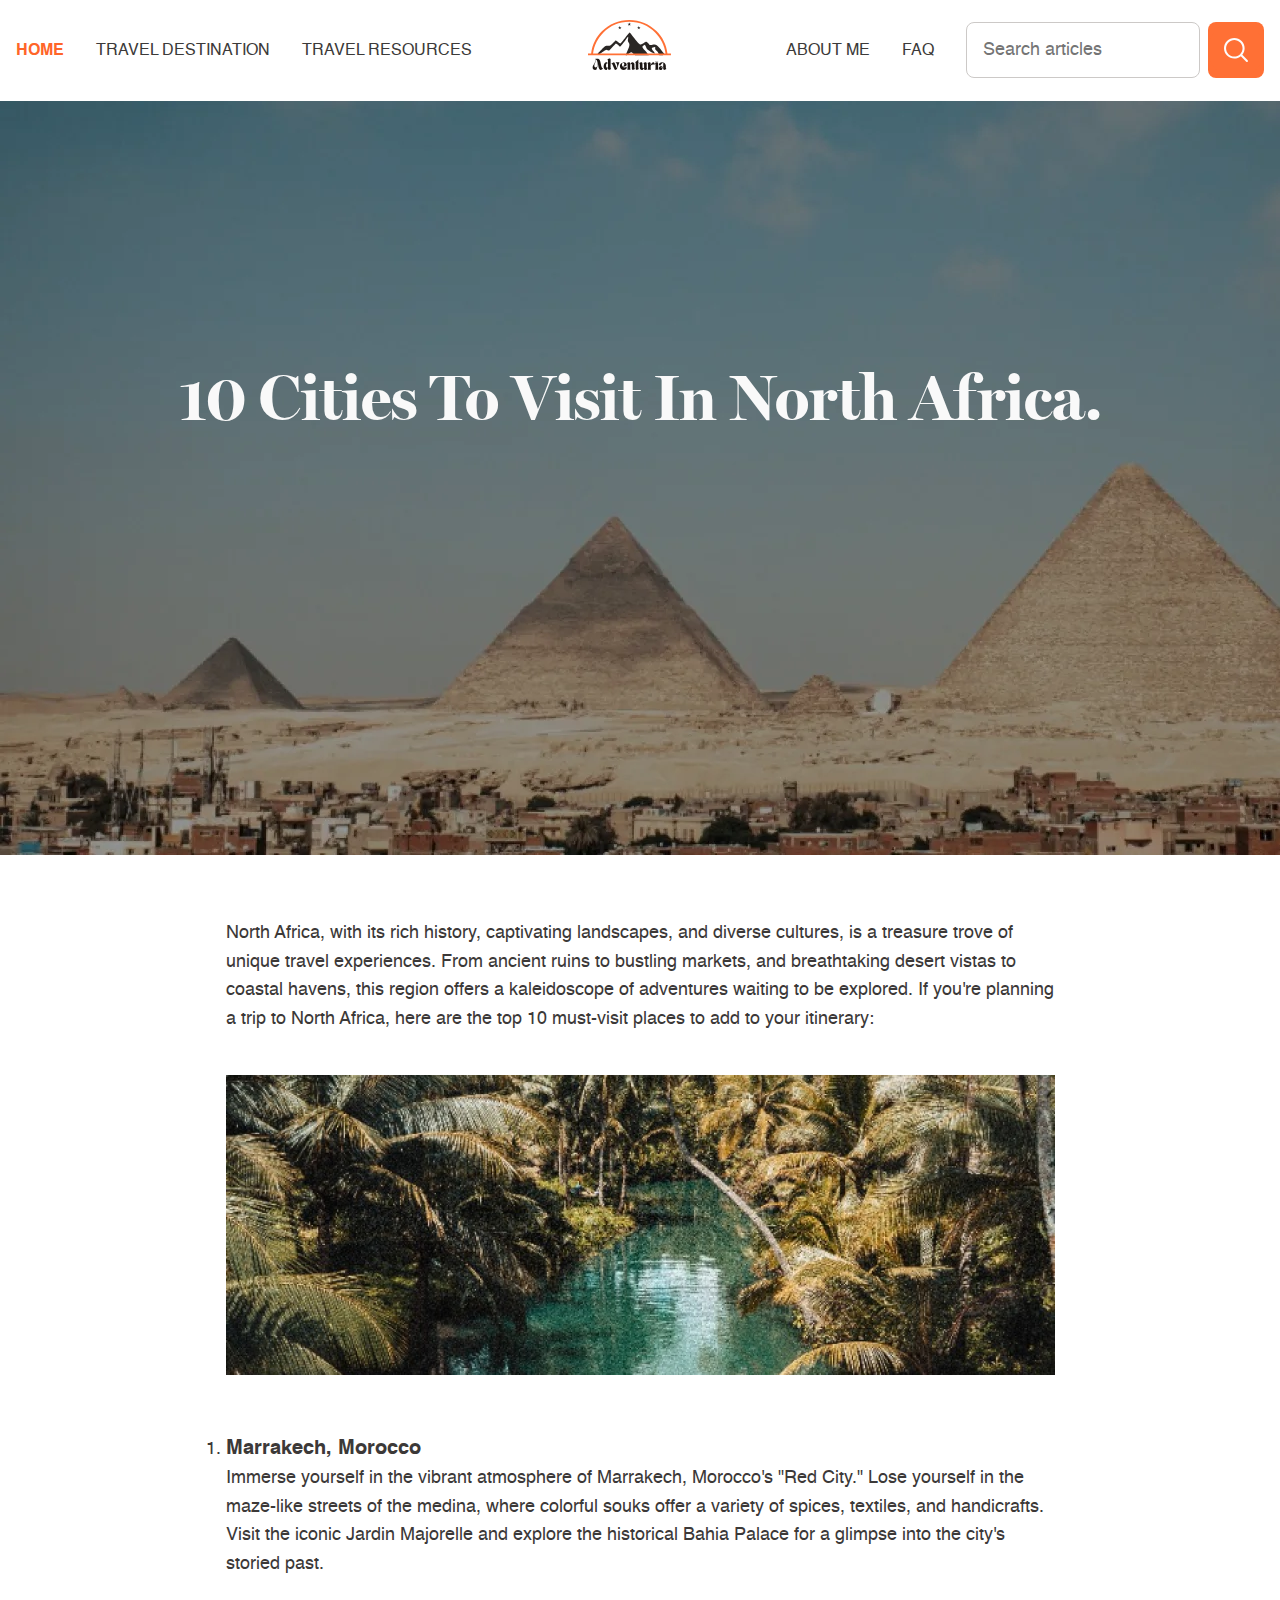
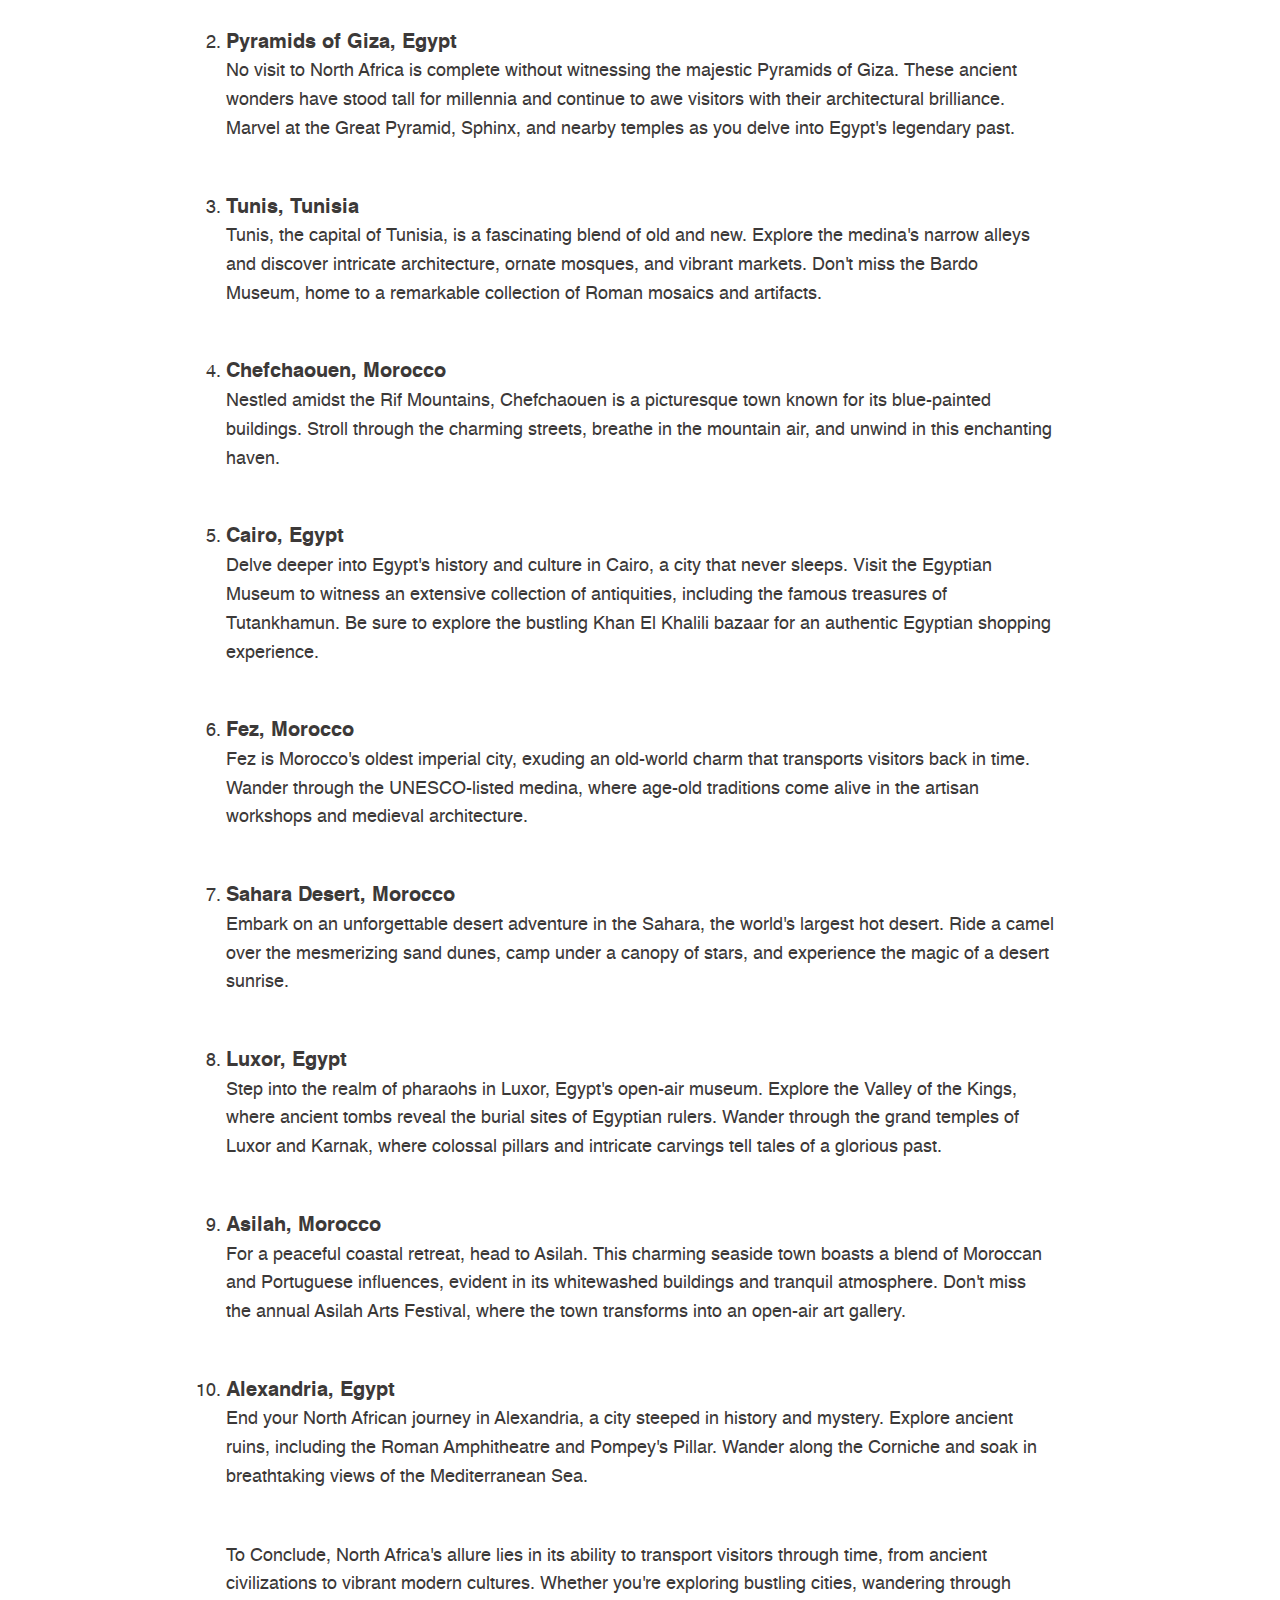
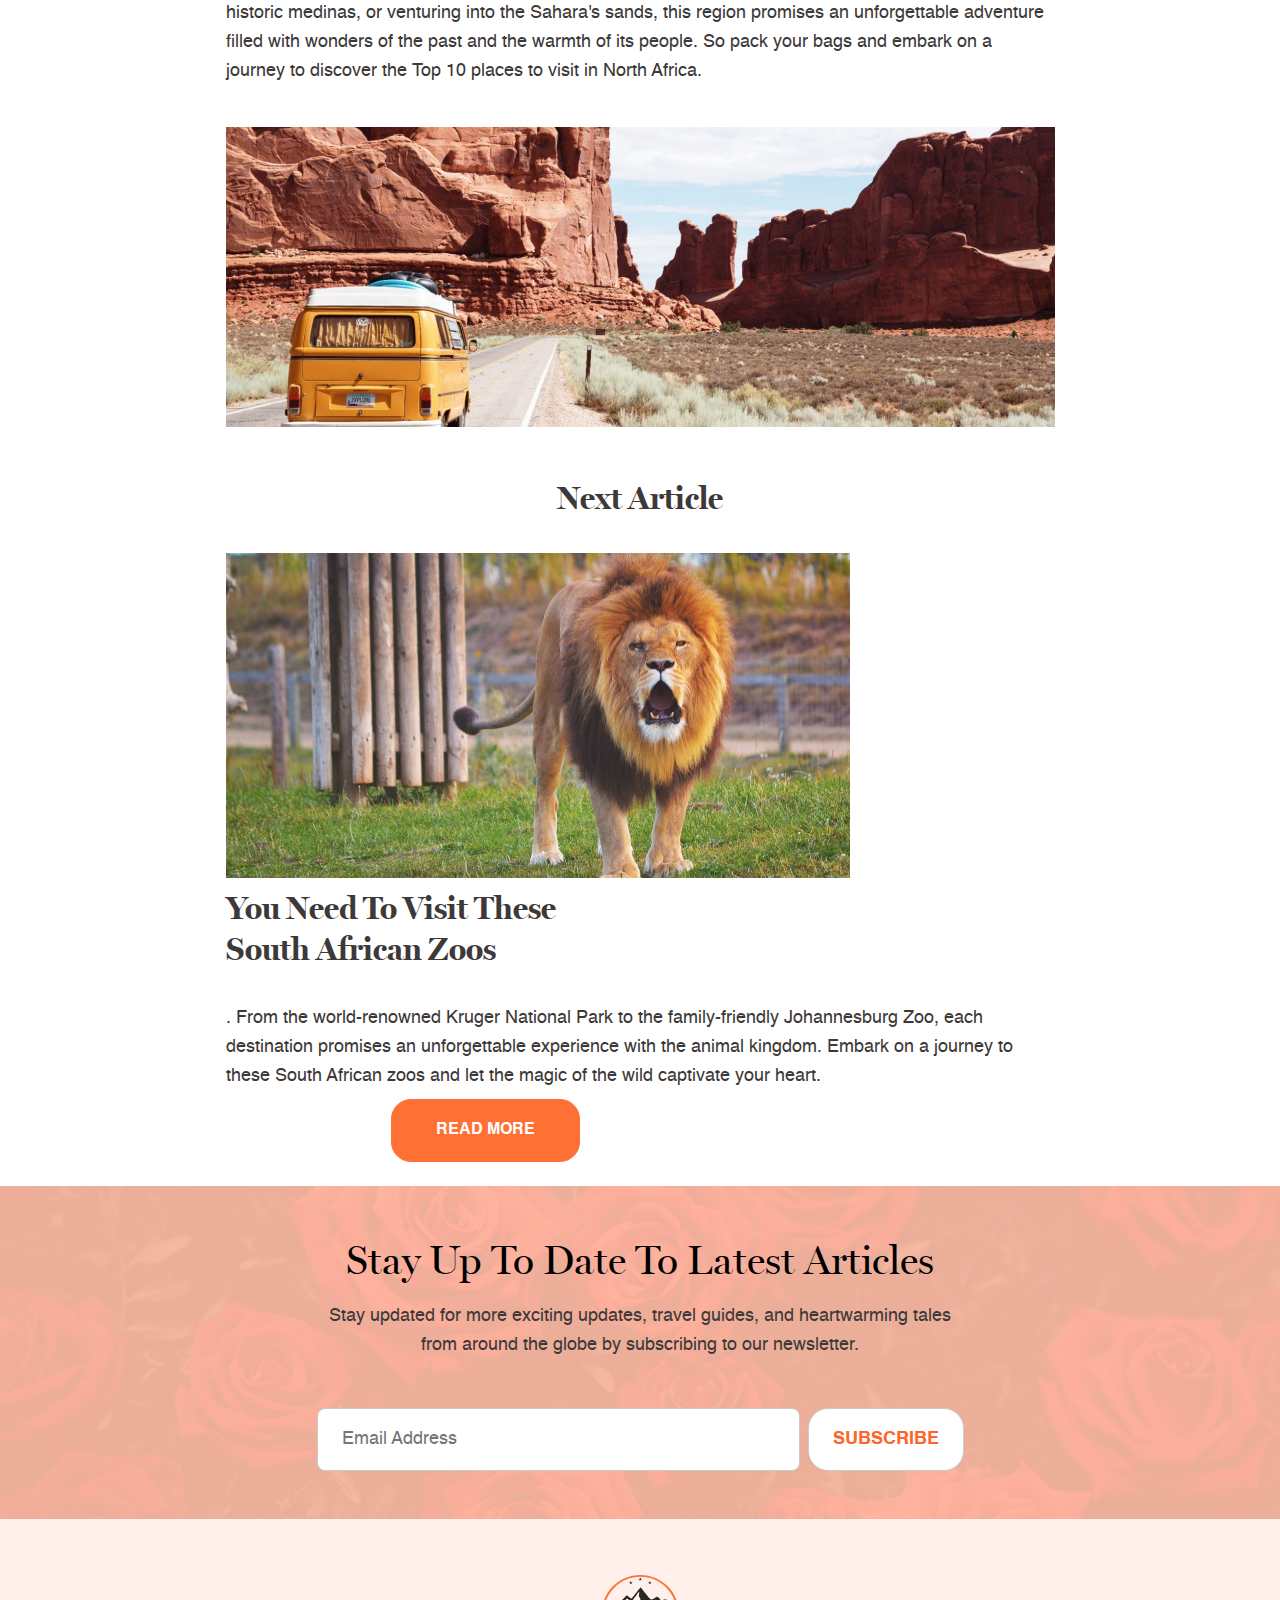
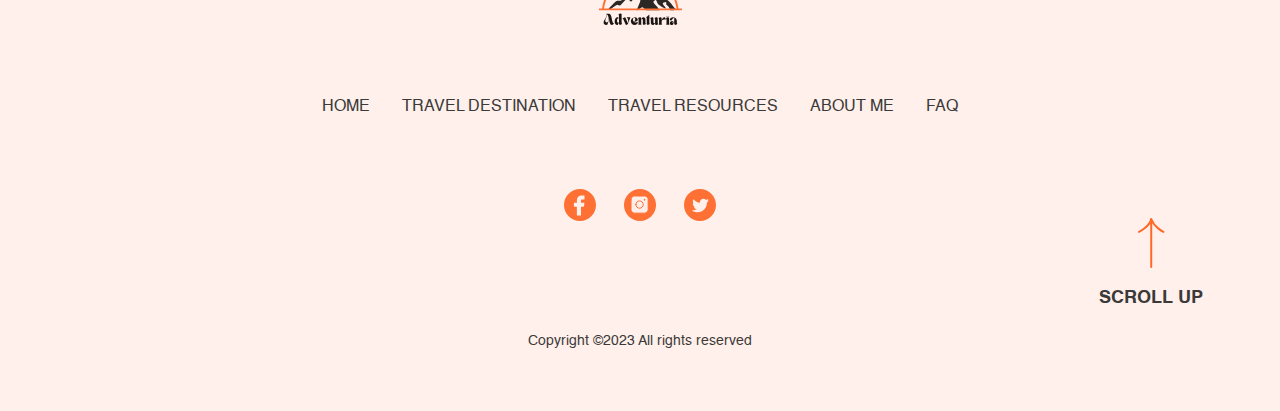
<file: article.html>
<!DOCTYPE html>
<html lang="en">

<head>
  <meta charset="UTF-8">
  <meta name="viewport" content="width=device-width, initial-scale=1.0">
  <title>Adventoria | Article Page</title>
    <link rel="shortcut icon" href="./images/adventuria-logo.svg" type="image/x-icon">
  <link rel="stylesheet" href="article.css">
</head>

<body>


  <header id="header" class="header">
    <div class="container">
      <nav class="header__nav flex" data-visible="false">
        <ul class="flex">
          <li>
            <a class="current" href="index.html">Home</a>
          </li>
          <li>
            <a href="destination.html">Travel Destination</a>
          </li>
          <li>
            <a href="#">Travel Resources</a>
          </li>
        </ul>
        <div>
          <a href="index.html">
            <img src="./images/adventuria-logo.svg" alt="">
          </a>
        </div>
        <ul class="flex">
          <li>
            <a href="about-me.html">About Me</a>
          </li>
          <li>
            <a href="faq.html">Faq</a>
          </li>
          <form class="header__form flex">
            <input type="text" placeholder="Search articles">
            <button>
              <img src="./images/search-icon.svg" alt="">
            </button>
          </form>
        </ul>
      </nav>
      <nav class="mobile-nav flex">
        <div>
          <a href="index.html">
            <img src="./images/adventuria-logo.svg" alt="">
          </a>
        </div>
        <ul>
          <li>
            <a class="current" href="index.html">Home</a>
          </li>
        </ul>
        <button class="mobile-nav__toggle" aria-expanded="false">
          <span></span>
          <span></span>
        </button>

    </div>
  </header>
  <div class="articleSection">
    <div class="aSection1">
      <div class="articleSection1">
        <h1>10 Cities To Visit In North Africa.</h1>
      </div>
    </div>

    <div class="articleSection2">
      <p class="sect2p"> North Africa, with its rich history, captivating landscapes, and diverse cultures, is a
        treasure trove of unique travel experiences. From ancient ruins to bustling markets, and breathtaking desert
        vistas to coastal havens, this region offers a kaleidoscope of adventures waiting to be explored. If you're
        planning a trip to North Africa, here are the top 10 must-visit places to add to your itinerary:</p>

      <img src="./images/articleriver.png" alt="">

      <ol class="lists">
        <li><b class="bold2">Marrakech, Morocco</b>
          <p class="listsP">
            Immerse yourself in the vibrant atmosphere of Marrakech, Morocco's "Red City." Lose yourself in the
            maze-like streets of the medina, where colorful souks offer a variety of spices, textiles, and handicrafts.
            Visit the iconic Jardin Majorelle and explore the historical Bahia Palace for a glimpse into the city's
            storied past.
          </p>
        </li>
        <li><b class="bold2">Pyramids of Giza, Egypt</b>
          <p class="listsP">
            No visit to North Africa is complete without witnessing the majestic Pyramids of Giza. These ancient wonders
            have stood tall for millennia and continue to awe visitors with their architectural brilliance. Marvel at
            the Great Pyramid, Sphinx, and nearby temples as you delve into Egypt's legendary past.
          </p>
        </li>
        <li>
          <b class="bold2">Tunis, Tunisia</b>
          <p class="listsP">

            Tunis, the capital of Tunisia, is a fascinating blend of old and new. Explore the medina's narrow alleys and
            discover intricate architecture, ornate mosques, and vibrant markets. Don't miss the Bardo Museum, home to a
            remarkable collection of Roman mosaics and artifacts.
          </p>
        </li>
        <li>
          <b class="bold2">Chefchaouen, Morocco</b>
          <p class="listsP">

            Nestled amidst the Rif Mountains, Chefchaouen is a picturesque town known for its blue-painted buildings.
            Stroll through the charming streets, breathe in the mountain air, and unwind in this enchanting haven.
          </p>
        </li>
        <li>
          <b class="bold2">Cairo, Egypt</b>
          <p class="listsP">

            Delve deeper into Egypt's history and culture in Cairo, a city that never sleeps. Visit the Egyptian Museum
            to witness an extensive collection of antiquities, including the famous treasures of Tutankhamun. Be sure to
            explore the bustling Khan El Khalili bazaar for an authentic Egyptian shopping experience.</p>
        </li>
        <li>
          <b class="bold2">Fez, Morocco</b>
          <p class="listsP">

            Fez is Morocco's oldest imperial city, exuding an old-world charm that transports visitors back in time.
            Wander through the UNESCO-listed medina, where age-old traditions come alive in the artisan workshops and
            medieval architecture.</p>
        </li>
        <li>
          <b class="bold2">Sahara Desert, Morocco</b>
          <p class="listsP">

            Embark on an unforgettable desert adventure in the Sahara, the world's largest hot desert. Ride a camel over
            the mesmerizing sand dunes, camp under a canopy of stars, and experience the magic of a desert sunrise.
          </p>
        </li>
        <li>
          <b class="bold2">Luxor, Egypt</b>
          <p class="listsP">

            Step into the realm of pharaohs in Luxor, Egypt's open-air museum. Explore the Valley of the Kings, where
            ancient tombs reveal the burial sites of Egyptian rulers. Wander through the grand temples of Luxor and
            Karnak, where colossal pillars and intricate carvings tell tales of a glorious past.
          </p>
        </li>
        <li>
          <b class="bold2">Asilah, Morocco</b>
          <p class="listsP">


            For a peaceful coastal retreat, head to Asilah. This charming seaside town boasts a blend of Moroccan and
            Portuguese influences, evident in its whitewashed buildings and tranquil atmosphere. Don't miss the annual
            Asilah Arts Festival, where the town transforms into an open-air art gallery.
          </p>
        </li>
        <li>
          <b class="bold2">Alexandria, Egypt</b>
          <p class="listsP">

            End your North African journey in Alexandria, a city steeped in history and mystery. Explore ancient ruins,
            including the Roman Amphitheatre and Pompey's Pillar. Wander along the Corniche and soak in breathtaking
            views of the Mediterranean Sea.
          </p>
        </li>
      </ol>
      <p class="listsP"> To Conclude, North Africa's allure lies in its ability to transport visitors through time, from
        ancient civilizations to vibrant modern cultures. Whether you're exploring bustling cities, wandering through
        historic medinas, or venturing into the Sahara's sands, this region promises an unforgettable adventure filled
        with wonders of the past and the warmth of its people. So pack your bags and embark on a journey to discover the
        Top 10 places to visit in North Africa.</p>
      <img src="./images/articlebus.png" alt="" class="sect2pimg">
    </div>





    <div class="articleSection3">
      <h3 class="h33">Next Article</h3>
      <img src="./images/articlelion.png" alt="">
      <h3>You Need To Visit These <br> South African Zoos </h3>
      <p class="listsP">. From the world-renowned Kruger National Park to the family-friendly Johannesburg Zoo, each
        destination promises an unforgettable experience with the animal kingdom. Embark on a journey to these South
        African zoos and let the magic of the wild captivate your heart.</p>
      <button>READ MORE</button>
    </div>


  </div>

  <footer>
    <section class="subscribe">
      <div class="container">
        <div class="subscribe__text">
          <h2>Stay Up To Date To Latest Articles</h2>
          <p>Stay updated for more exciting updates, travel guides, and heartwarming tales from around the globe by
            subscribing to our newsletter.</p>
        </div>
        <form class="subscribe__form flex">
          <input type="text" placeholder="Email Address">
          <button type="submit">Subscribe</button>
        </form>
      </div>
    </section>
    <section class="footer">
      <div class="container">
              <img src="./images/adventuria-logo.svg" alt="">
        <nav class="footer__nav">
          <ul class="flex">
            <li>
              <a href="index.html">Home</a>
            </li>
            <li>
              <a href="index.html">Travel Destination</a>
            </li>
            <li>
              <a href="index.html">Travel Resources</a>
            </li>
            <li>
              <a href="index.html">About Me</a>
            </li>
            <li>
              <a href="index.html">Faq</a>
            </li>
          </ul>
        </nav>
        <div class="footer__icons flex">
          <a target="_blank" href="https://facebook.com">
                  <img src="./images/facebook-icon.svg" alt="">
          </a>
          <a target="_blank" href="https://instagram.com">
                  <img src="./images/instagram-icon.svg" alt="">
          </a>
          <a target="_blank" href="https://twitter.com">
                  <img src="./images/twitter-icon.svg" alt="">
          </a>
        </div>
        <p class="copyright">Copyright ©2023 All rights reserved</p>
        <div class="scroll-up">
          <a href="#header">
                  <img src="./images/scroll-up-arrow.svg" alt="Scroll Up Arrow Icon">
            <p>Scroll Up</p>
          </a>
        </div>
      </div>
    </section>
  </footer>



  <script src="script.js"></script>
</body>

</html>
</file>
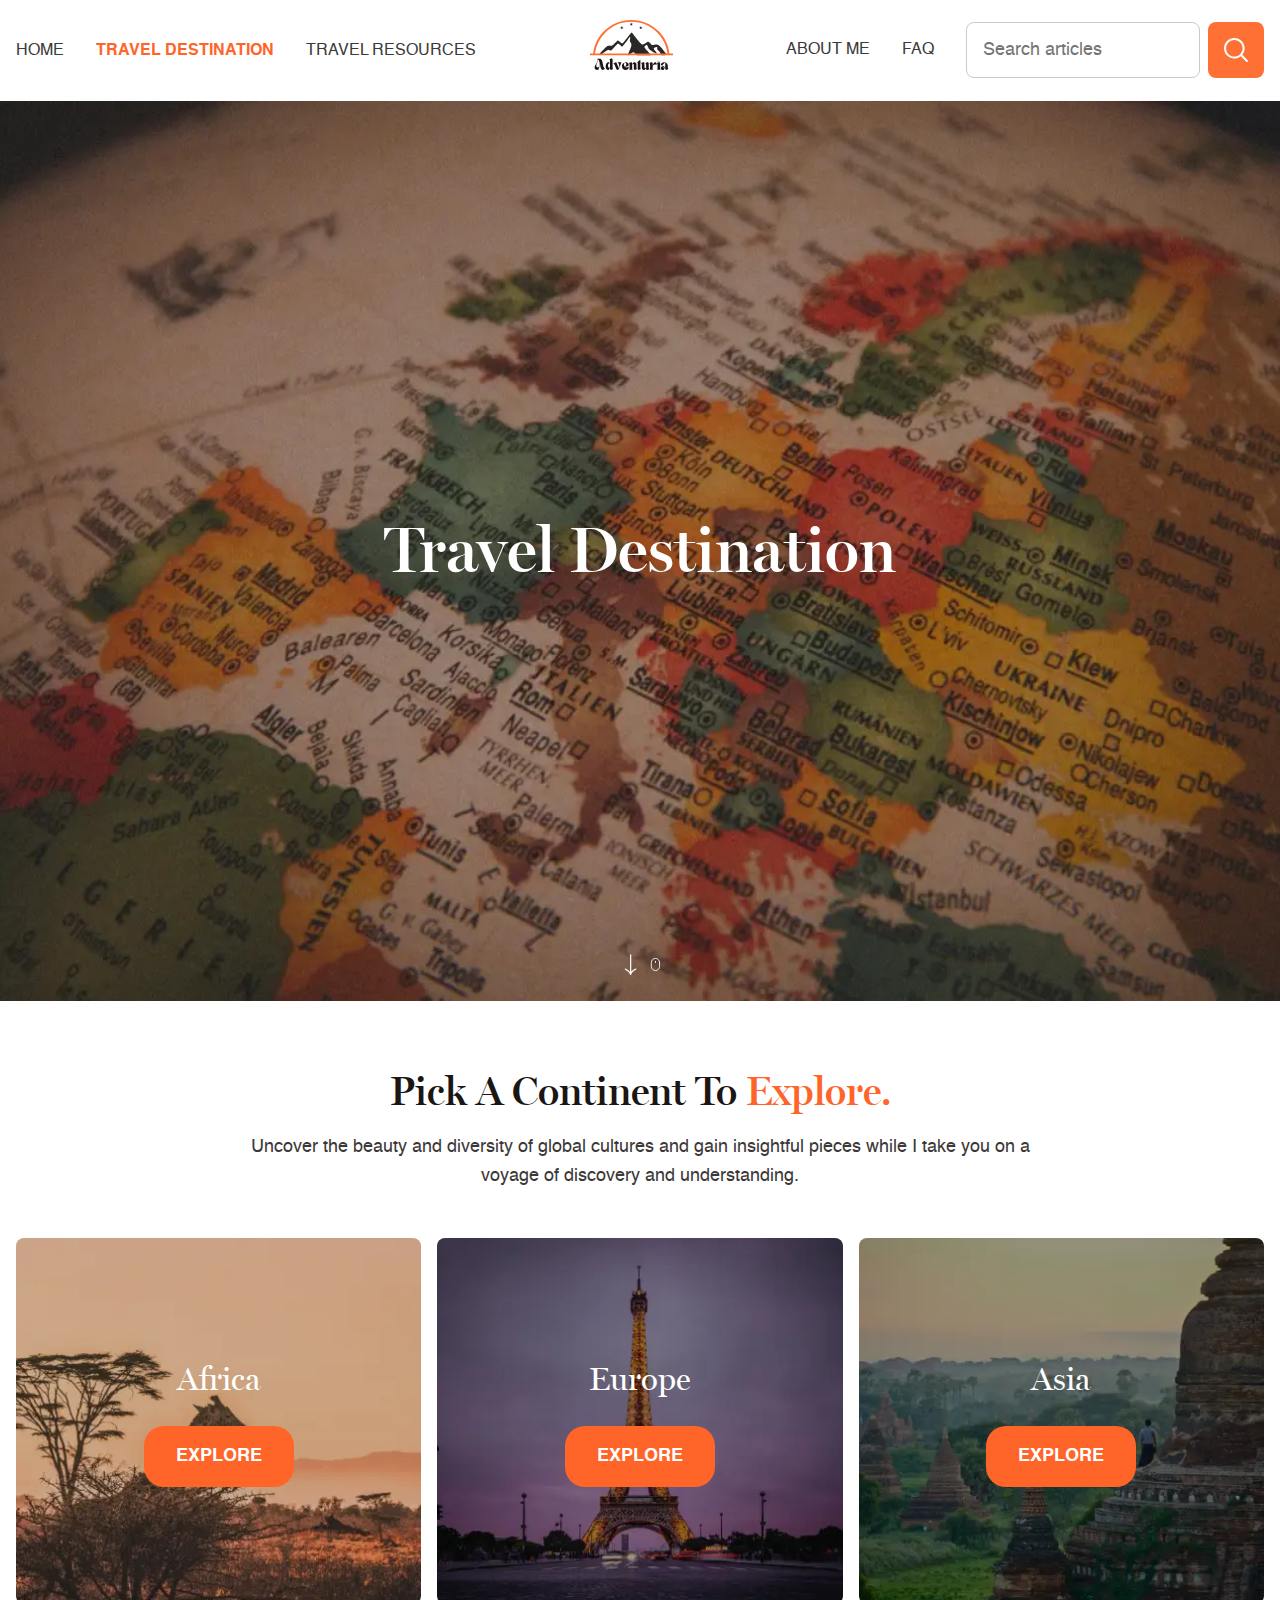
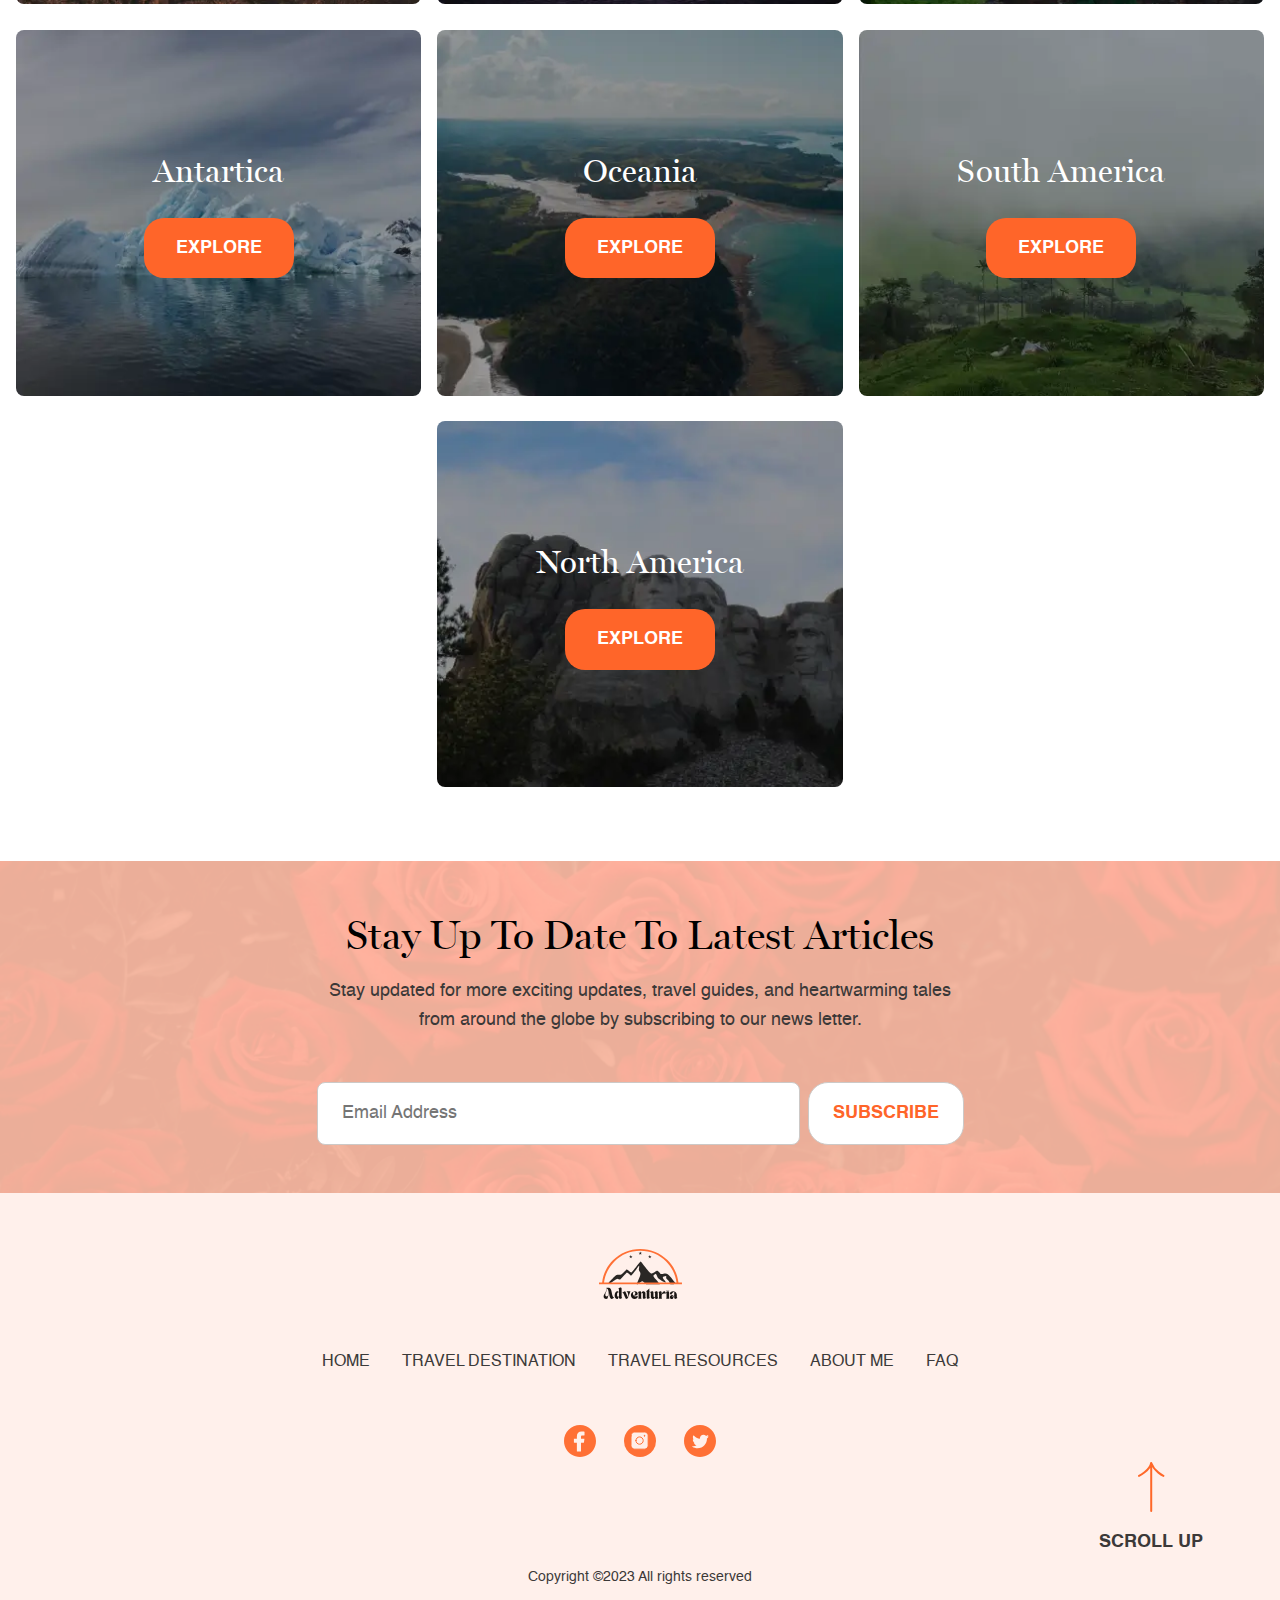
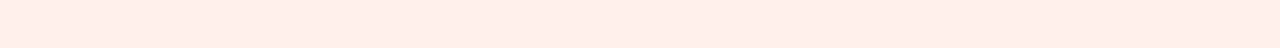
<file: destination.html>
<!DOCTYPE html>
<html lang="en">

<head>
    <meta charset="UTF-8">
    <meta name="viewport" content="width=device-width, initial-scale=1.0">
    <title>Adventuria | Travel Destination</title>
    <link rel="stylesheet" href="destination.css">
    <link rel="shortcut icon" href="./images/adventuria-logo.svg" type="image/x-icon">
</head>

<body>
    <header id="header" class="header">
        <div class="container">
            <nav class="header__nav flex" data-visible="false">
                <ul class="flex">
                    <li>
                        <a href="index.html">Home</a>
                    </li>
                    <li>
                        <a class="current" href="destination.html">Travel Destination</a>
                    </li>
                    <li>
                        <a href="resource.html">Travel Resources</a>
                    </li>
                </ul>
                <div>
                    <a href="index.html">
                        <img src="./images/adventuria-logo.svg" alt="">
                    </a>
                </div>
                <ul class="flex">
                    <li>
                        <a href="about-me.html">About Me</a>
                    </li>
                    <li>
                        <a href="faq.html">Faq</a>
                    </li>
                    <form class="header__form flex">
                        <input type="text" placeholder="Search articles">
                        <button>
                            <img src="./images/search-icon.svg" alt="">
                        </button>
                    </form>
                </ul>
            </nav>
            <nav class="mobile-nav flex">
                <div>
                    <a href="index.html">
                        <img src="./images/adventuria-logo.svg" alt="">
                    </a>
                </div>
                <ul>
                    <li>
                        <a class="current" href="index.html">Travel Destination</a>
                    </li>
                </ul>
                <button class="mobile-nav__toggle" aria-expanded="false">
                    <span></span>
                    <span></span>
                </button>

        </div>
    </header>

    <!-- <main>
        <section class="banner">
            <img src="./images/top.png" alt="" class="banner-img">
            <p class="banner-text">Travel Destination.</p>
            <div class="banner-icons">
                <img src="./images/arrow-down.png" alt="" class="banner-arrow">
                <img src="./images/mini-mouse.png" alt="" class="banner-mouse">
            </div>
        </section>

        <section class="intro-text">
            <h3>Pick A Continent To <span class="orange-text">Explore.</span></h3>
            <p>Uncover the beauty and diversity of global cultures and gain insightful pieces while I take you on a
                voyage of discovery and understanding.</p>
        </section>
        <section class="img-grid">
            <div class="left-col">
                <div class="africa">
                    <img src="./images/africa.png" alt="">
                    <h4>Africa</h4>
                    <a href="africa.html"><button>Explore</button></a>
                </div>

                <div class="antartica">
                    <img src="./images/antartica.png" alt="">
                    <h4>Antartica</h4>
                    <button>Explore</button>
                </div>
            </div>

            <div class="middle-col">
                <div class="europe">
                    <img src="./images/europe.png" alt="">
                    <h4>Europe</h4>
                    <button>Explore</button>
                </div>

                <div class="oceania">
                    <img src="./images/oceania.png" alt="">
                    <h4>Oceania</h4>
                    <button>Explore</button>
                </div>

                <div class="north-america">
                    <img src="./images/north-america.png" alt="">
                    <h4>North America</h4>
                    <button>Explore</button>
                </div>
            </div>

            <div class="right-col">
                <div class="asia">
                    <img src="./images/asia.png" alt="">
                    <h4>Asia</h4>
                    <button>Explore</button>
                </div>

                <div class="south-america">
                    <img src="./images/south-america.png" alt="">
                    <h4>South America</h4>
                    <button>Explore</button>
                </div>
            </div>
        </section>
    </main> -->

    <main>
        <section class="hero">
            <div class="container">
                <h1>Travel Destination</h1>
                <div class="mouse-scroll">
                    <button>
                        <a href="#destinations"><img src="./images/mouse-scroll.svg" alt=""></a>
                    </button>
                </div>
            </div>
        </section>

        <section id="destinations" class="destinations">
            <div class="container">
                <div class="destinations__intro">
                    <h2>Pick A Continent To <span>Explore.</span></h2>
                    <p>Uncover the beauty and diversity of global cultures and gain insightful pieces while I take you
                        on a voyage of discovery and understanding.</p>
                </div>
                <div class="destination__grid">
                    <div class="destination">
                        <img class="destination__img" src="./images3/africa.webp" alt="Africa">
                        <div class="destination__text">
                            <p>Africa</p>
                            <a href="africa.html" class="btn destination__btn">Explore</a>
                        </div>
                    </div>
                    <div class="destination">
                        <img class="destination__img" src="./images3/europe.webp" alt="Europe">
                        <div class="destination__text">
                            <p>Europe</p>
                            <a href="africa.html" class="btn destination__btn">Explore</a>
                        </div>
                    </div>
                    <div class="destination">
                        <img class="destination__img" src="./images3/asia.webp" alt="Asia">
                        <div class="destination__text">
                            <p>Asia</p>
                            <a href="africa.html" class="btn destination__btn">Explore</a>
                        </div>
                    </div>
                    <div class="destination">
                        <img class="destination__img" src="./images3/antartica.webp" alt="Antartica">
                        <div class="destination__text">
                            <p>Antartica</p>
                            <a href="africa.html" class="btn destination__btn">Explore</a>
                        </div>
                    </div>
                    <div class="destination">
                        <img class="destination__img" src="./images3/oceania.webp" alt="Oceania">
                        <div class="destination__text">
                            <p>Oceania</p>
                            <a href="africa.html" class="btn destination__btn">Explore</a>
                        </div>
                    </div>
                    <div class="destination">
                        <img class="destination__img" src="./images3/south-america.webp" alt="South America">
                        <div class="destination__text">
                            <p>South America</p>
                            <a href="africa.html" class="btn destination__btn">Explore</a>
                        </div>
                    </div>
                    <div class="destination">
                        <img class="destination__img" src="./images3/north-america.webp" alt="North America">
                        <div class="destination__text">
                            <p>North America</p>
                            <a href="africa.html" class="btn destination__btn">Explore</a>
                        </div>
                    </div>
                </div>
            </div>
        </section>
    </main>

    <footer>
        <section class="subscribe">
            <div class="container">
                <div class="subscribe__text">
                    <h2>Stay Up To Date To Latest Articles</h2>
                    <p>Stay updated for more exciting updates, travel guides, and heartwarming tales from around the
                        globe by subscribing to our news letter.</p>
                </div>
                <form class="subscribe__form flex">
                    <input type="text" placeholder="Email Address">
                    <button type="submit">Subscribe</button>
                </form>
            </div>
        </section>
        <section class="footer">
            <div class="container">
                <img src="./images/adventuria-logo.svg" alt="">
                <nav class="footer__nav">
                    <ul class="flex">
                        <li>
                            <a href="index.html">Home</a>
                        </li>
                        <li>
                            <a href="index.html">Travel Destination</a>
                        </li>
                        <li>
                            <a href="index.html">Travel Resources</a>
                        </li>
                        <li>
                            <a href="index.html">About Me</a>
                        </li>
                        <li>
                            <a href="index.html">Faq</a>
                        </li>
                    </ul>
                </nav>
                <div class="footer__icons flex">
                    <a target="_blank" href="https://facebook.com">
                        <img src="./images/facebook-icon.svg" alt="">
                    </a>
                    <a target="_blank" href="https://instagram.com">
                        <img src="./images/instagram-icon.svg" alt="">
                    </a>
                    <a target="_blank" href="https://twitter.com">
                        <img src="./images/twitter-icon.svg" alt="">
                    </a>
                </div>
                <p class="copyright">Copyright ©2023 All rights reserved</p>
                <div class="scroll-up">
                    <a href="#header">
                        <img src="./images/scroll-up-arrow.svg" alt="Scroll Up Arrow Icon">
                        <p>Scroll Up</p>
                    </a>
                </div>
            </div>
        </section>
    </footer>

    <script src="script.js"></script>
</body>

</html>
</file>
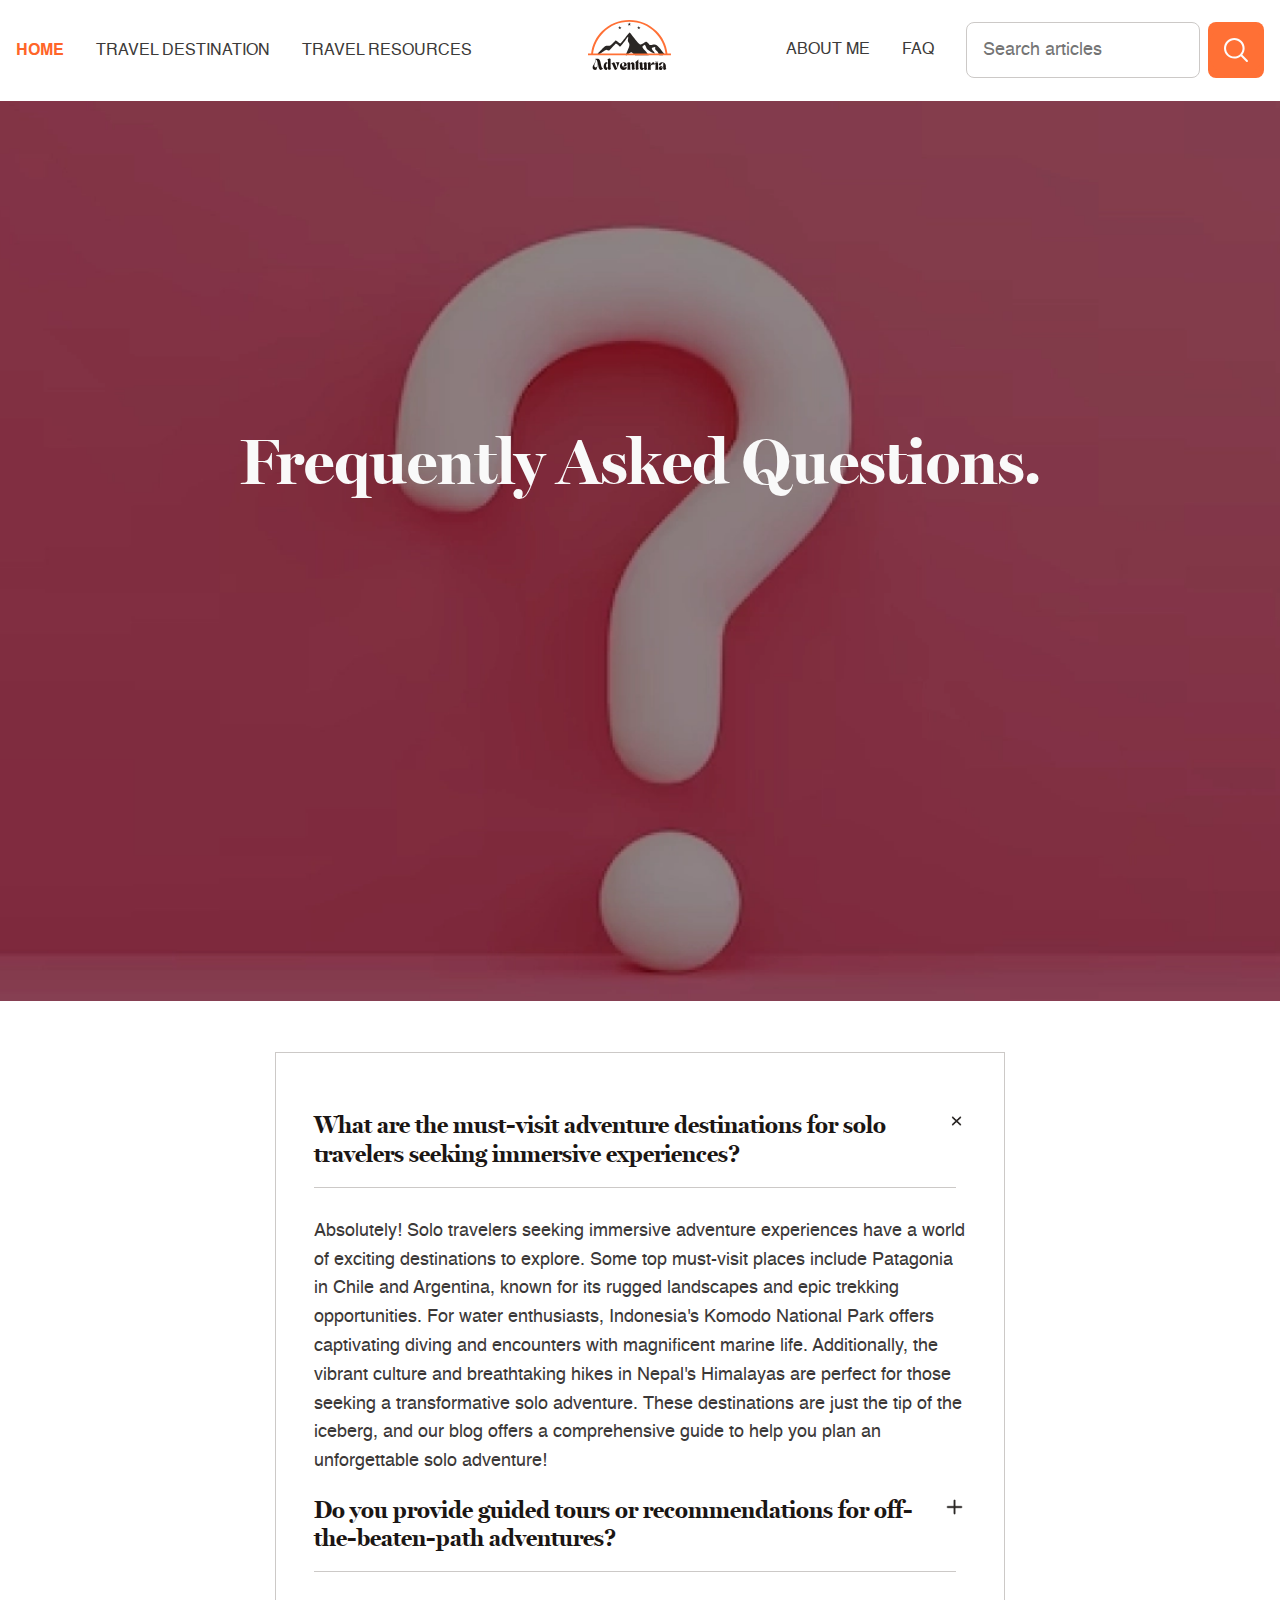
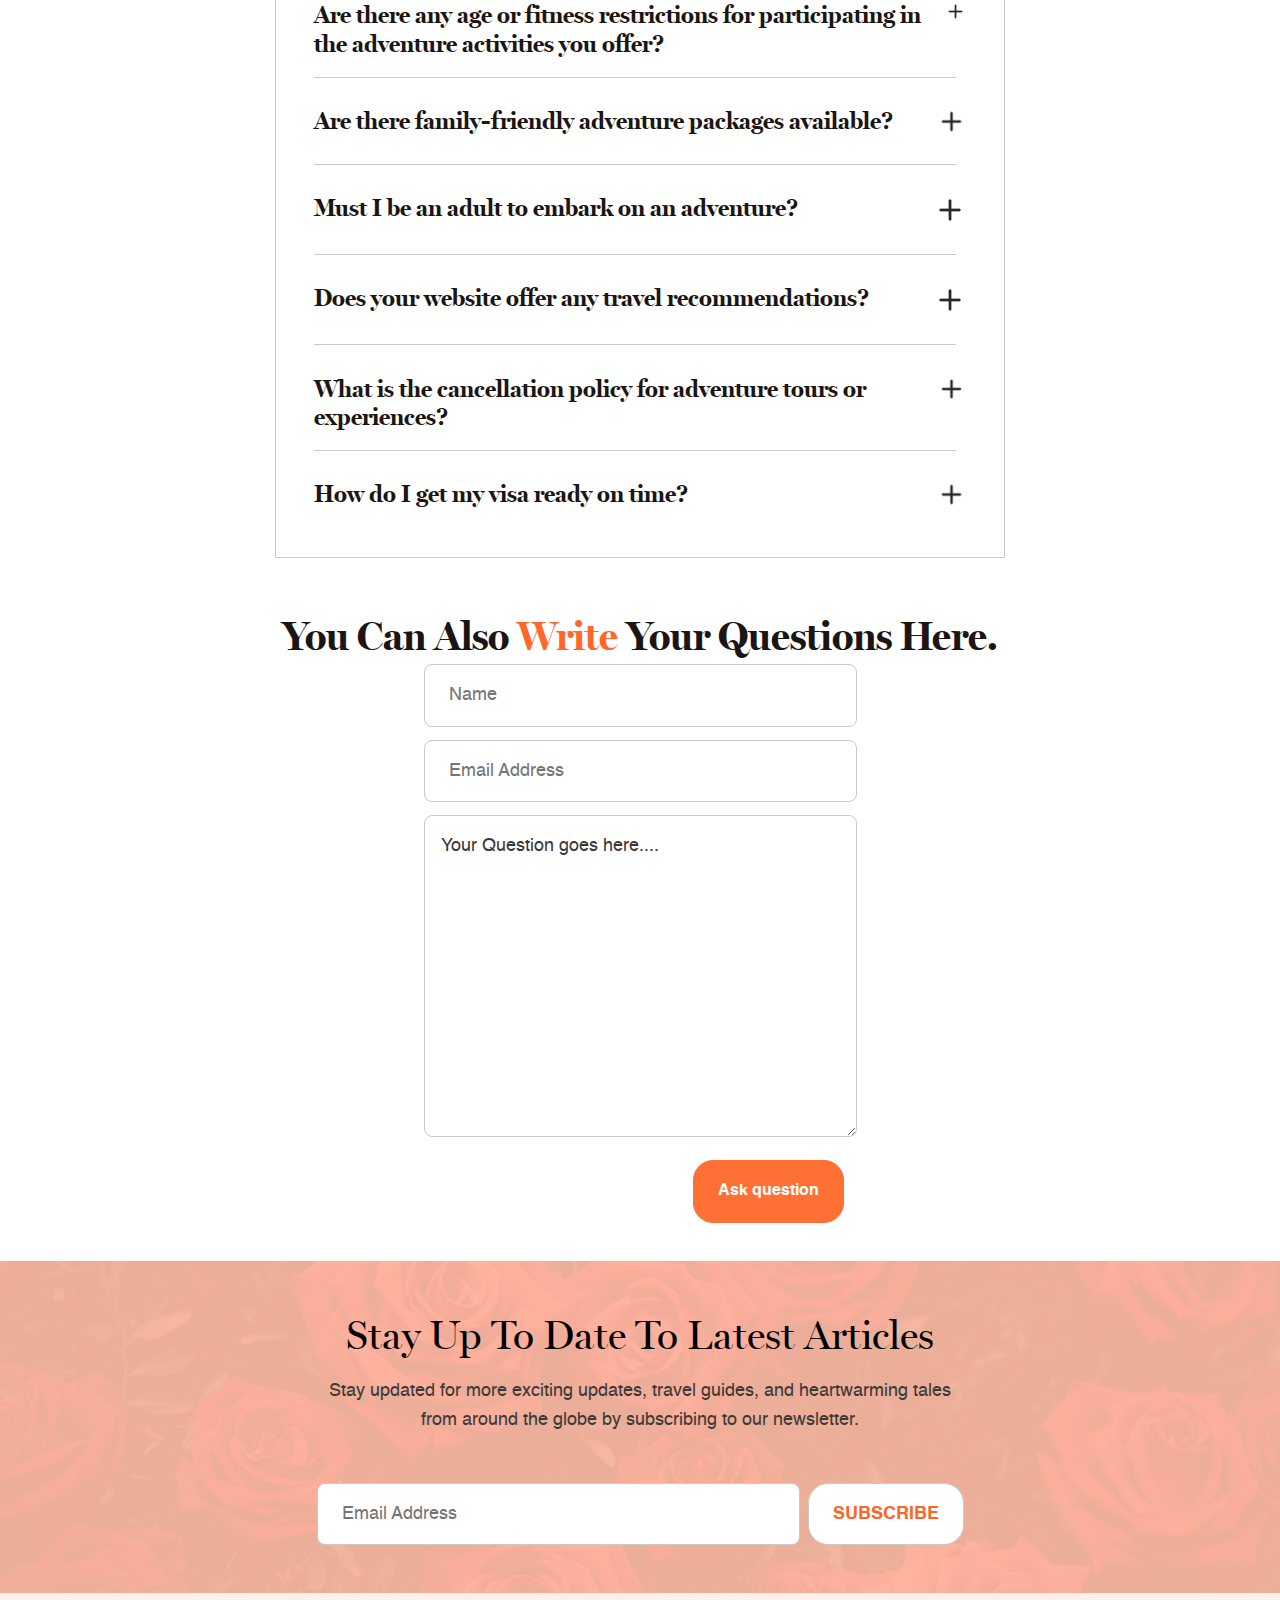
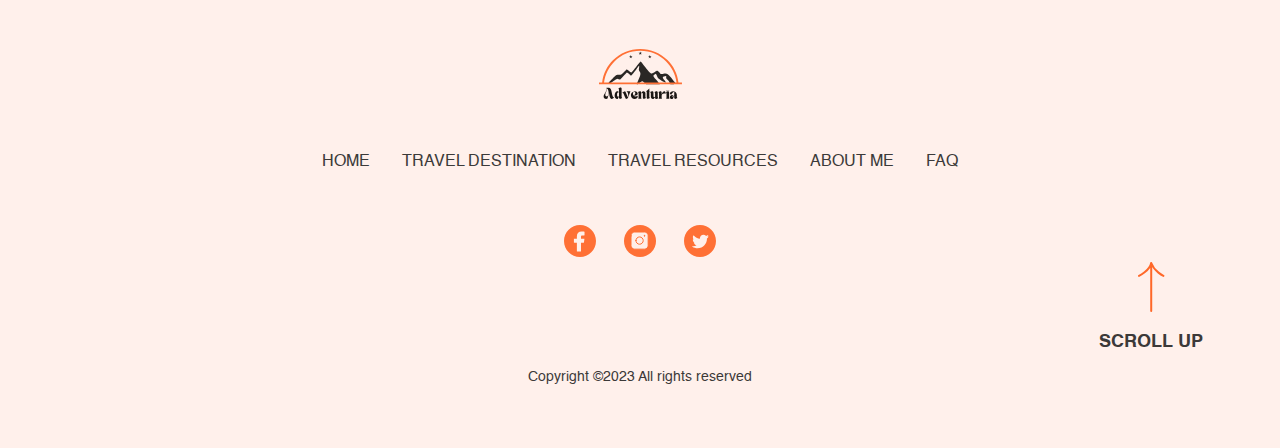
<file: faq.html>
<!DOCTYPE html>
<html lang="en">

<head>
  <meta charset="UTF-8">
  <meta name="viewport" content="width=device-width, initial-scale=1.0">
  <title>Adventoria | FAQ</title>
  <link rel="shortcut icon" href="./images/adventuria-logo.svg" type="image/x-icon">
  <link rel="stylesheet" href="faq.css">
</head>

<body>
  <header id="header" class="header">
    <div class="container">
      <nav class="header__nav flex" data-visible="false">
        <ul class="flex">
          <li>
            <a class="current" href="index.html">Home</a>
          </li>
          <li>
            <a href="destination.html">Travel Destination</a>
          </li>
          <li>
            <a href="resource.html">Travel Resources</a>
          </li>
        </ul>
        <div>
          <a href="index.html">
            <img src="./images/adventuria-logo.svg" alt="">
          </a>
        </div>
        <ul class="flex">
          <li>
            <a href="about-me.html">About Me</a>
          </li>
          <li>
            <a href="faq.html">Faq</a>
          </li>
          <form class="header__form flex">
            <input type="text" placeholder="Search articles">
            <button>
              <img src="./images/search-icon.svg" alt="">
            </button>
          </form>
        </ul>
      </nav>
      <nav class="mobile-nav flex">
        <div>
          <a href="index.html">
            <img src="./images/adventuria-logo.svg" alt="">
          </a>
        </div>
        <ul>
          <li>
            <a class="current" href="index.html">Home</a>
          </li>
        </ul>
        <button class="mobile-nav__toggle" aria-expanded="false">
          <span></span>
          <span></span>
        </button>
      </nav>
    </div>
  </header>
  <div class="faqcontainer">
    <div class="faqSection">

      <div class="faqSection1">
        <h1>Frequently Asked Questions.</h1>
      </div>

      <div class="faqSection2">

        <div class="faqSub1">
          <div class="faqP1">
            <p>What are the must-visit adventure destinations for solo travelers seeking immersive experiences?</p>
          </div>
          <div><img src="./images/times.png" alt="" class="faqTimes"></div>
        </div>
        <img src="./images/Line 10.png" alt="">
        <div class="faqP2">
          <p>Absolutely! Solo travelers seeking immersive adventure experiences have a world of exciting destinations to
            explore. Some top must-visit places include Patagonia in Chile and Argentina, known for its rugged
            landscapes and epic trekking opportunities. For water enthusiasts, Indonesia's Komodo National Park offers
            captivating diving and encounters with magnificent marine life. Additionally, the vibrant culture and
            breathtaking hikes in Nepal's Himalayas are perfect for those seeking a transformative solo adventure. These
            destinations are just the tip of the iceberg, and our blog offers a comprehensive guide to help you plan an
            unforgettable solo adventure!</p>
        </div>
        <div class="faqSub1">
          <div class="faqP3">
            <p>Do you provide guided tours or recommendations for off-the-beaten-path adventures?</p>
          </div>
          <div><img src="./images/Plus.png" alt=""></div>
        </div>
        <img src="./images/Line 10.png" alt="">
        <div class="faqSub1">
          <div class="faqP4">
            <p>Are there any age or fitness restrictions for participating in the adventure activities you offer?</p>
          </div>
          <div><img src="./images/Plus.png" alt=""></div>
        </div>
        <img src="./images/Line 10.png" alt="">
        <div class="faqSub1">
          <div class="faqP5">
            <p>Are there family-friendly adventure packages available?</p>
          </div>
          <div><img src="./images/Plus.png" alt="" class="faqTimes"></div>
        </div>
        <img src="./images/Line 10.png" alt="">
        <div class="faqSub1">
          <div class="faqP6">
            <p> Must I be an adult to embark on an adventure?</p>
          </div>
          <div><img src="./images/Plus.png" alt=""></div>
        </div>
        <img src="./images/Line 10.png" alt="">
        <div class="faqSub1">
          <div class="faqP7">
            <p>Does your website offer any travel recommendations?</p>
          </div>
          <div><img src="./images/Plus.png" alt=""></div>
        </div>
        <img src="./images/Line 10.png" alt="">
        <div class="faqSub1">
          <div class="faqP8">
            <p>What is the cancellation policy for adventure tours or experiences?</p>
          </div>
          <div><img src="./images/Plus.png" alt=""></div>
        </div>
        <img src="./images/Line 10.png" alt="">
        <div class="faqSub1">
          <div class="faqP9">
            <p>How do I get my visa ready on time?</p>
          </div>
          <div><img src="./images/Plus.png" alt="" class="faqTimes"></div>
        </div>
      </div>

      <div class="faqSection3">
        <p>You Can Also <span class="faqS3S">Write</span> Your Questions Here.</p>
        <form action="">
          <p><input type="text" placeholder="Name"></p>
          <p><input type="email" name="" id="" placeholder="Email Address"></p>
          <p><textarea name="" id="" cols="30" rows="10">Your Question goes here....</textarea></p>
        </form>
        <button>Ask question</button>
      </div>

    </div>

    <footer>
      <section class="subscribe">
        <div class="container">
          <div class="subscribe__text">
            <h2>Stay Up To Date To Latest Articles</h2>
            <p>Stay updated for more exciting updates, travel guides, and heartwarming tales from around the globe by
              subscribing to our newsletter.</p>
          </div>
          <form class="subscribe__form flex">
            <input type="text" placeholder="Email Address">
            <button type="submit">Subscribe</button>
          </form>
        </div>
      </section>
      <section class="footer">
        <div class="container">
          <img src="./images/adventuria-logo.svg" alt="">
          <nav class="footer__nav">
            <ul class="flex">
              <li>
                <a href="index.html">Home</a>
              </li>
              <li>
                <a href="index.html">Travel Destination</a>
              </li>
              <li>
                <a href="index.html">Travel Resources</a>
              </li>
              <li>
                <a href="index.html">About Me</a>
              </li>
              <li>
                <a href="index.html">Faq</a>
              </li>
            </ul>
          </nav>
          <div class="footer__icons flex">
            <a target="_blank" href="https://facebook.com">
              <img src="./images/facebook-icon.svg" alt="">
            </a>
            <a target="_blank" href="https://instagram.com">
              <img src="./images/instagram-icon.svg" alt="">
            </a>
            <a target="_blank" href="https://twitter.com">
              <img src="./images/twitter-icon.svg" alt="">
            </a>
          </div>
          <p class="copyright">Copyright ©2023 All rights reserved</p>
          <div class="scroll-up">
            <a href="#header">
              <img src="./images/scroll-up-arrow.svg" alt="Scroll Up Arrow Icon">
              <p>Scroll Up</p>
            </a>
          </div>
        </div>
      </section>
    </footer>

  </div>
</body>

</html>
</file>
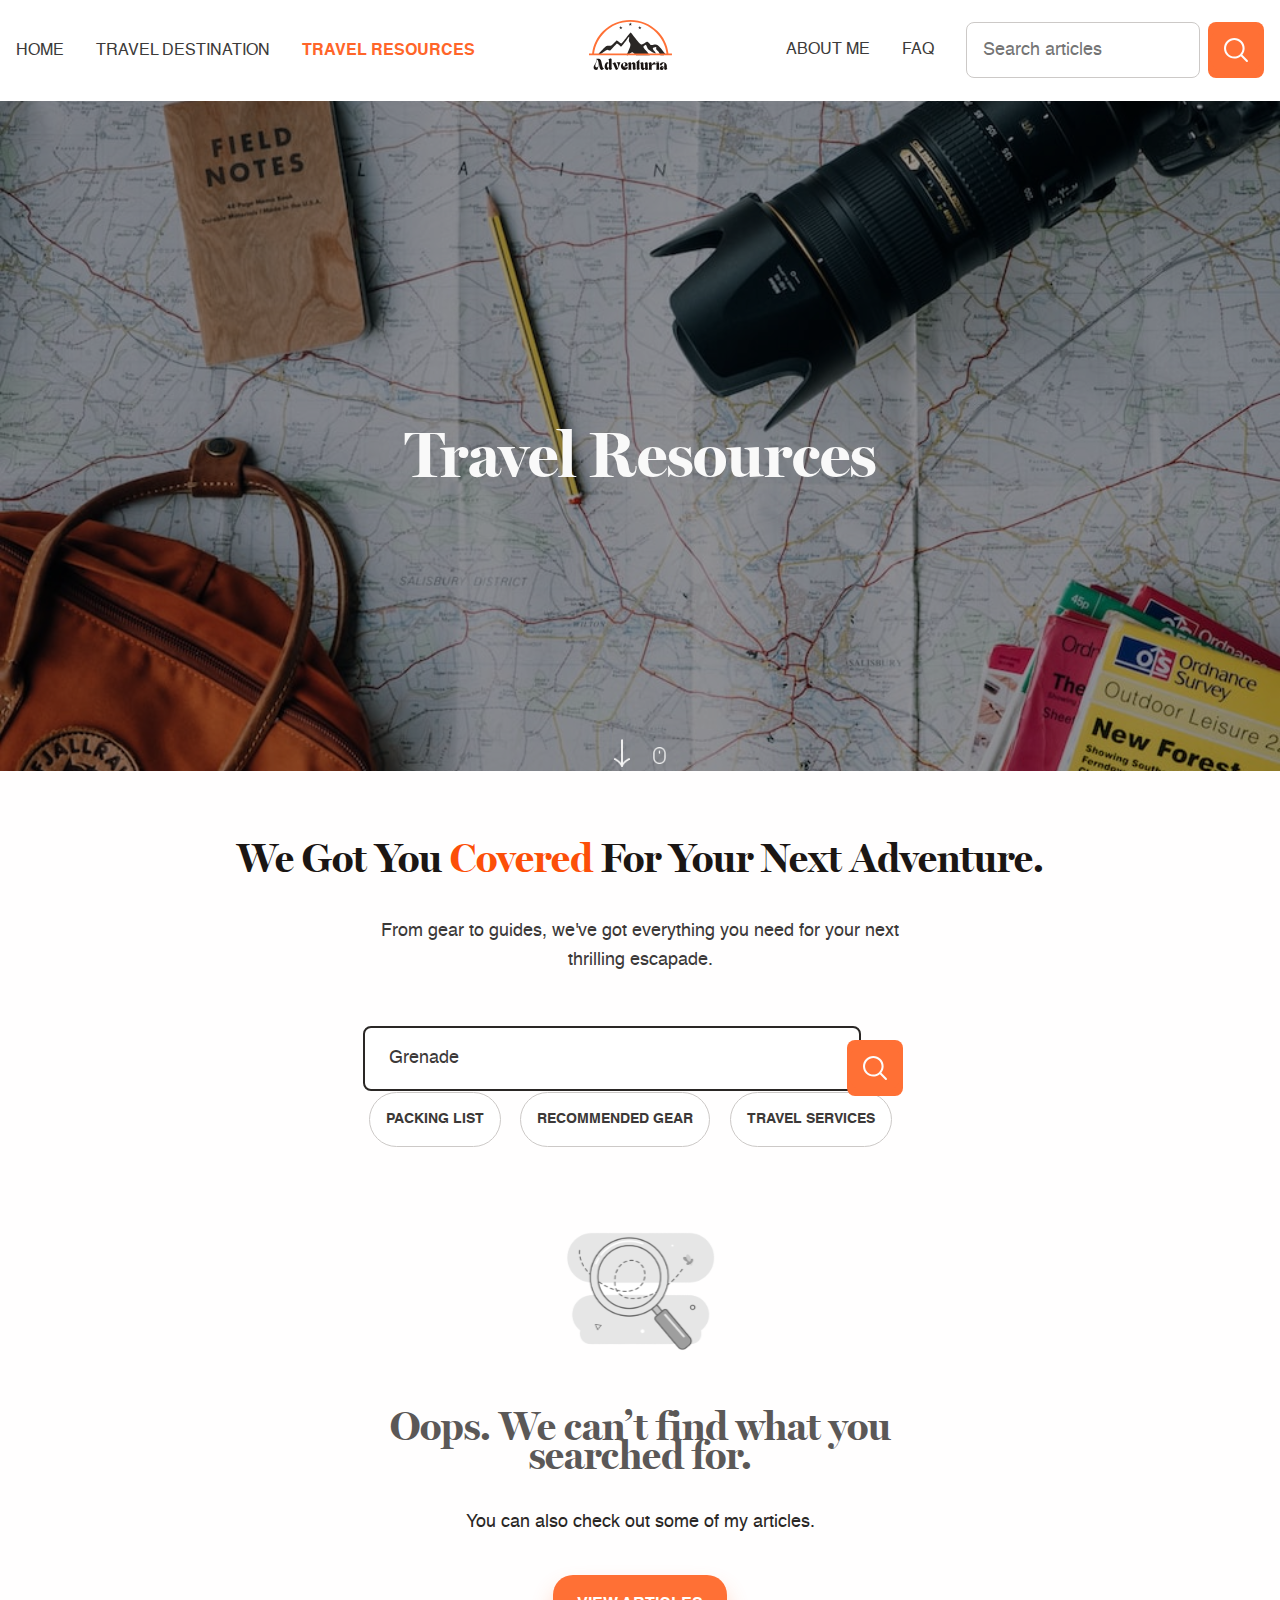
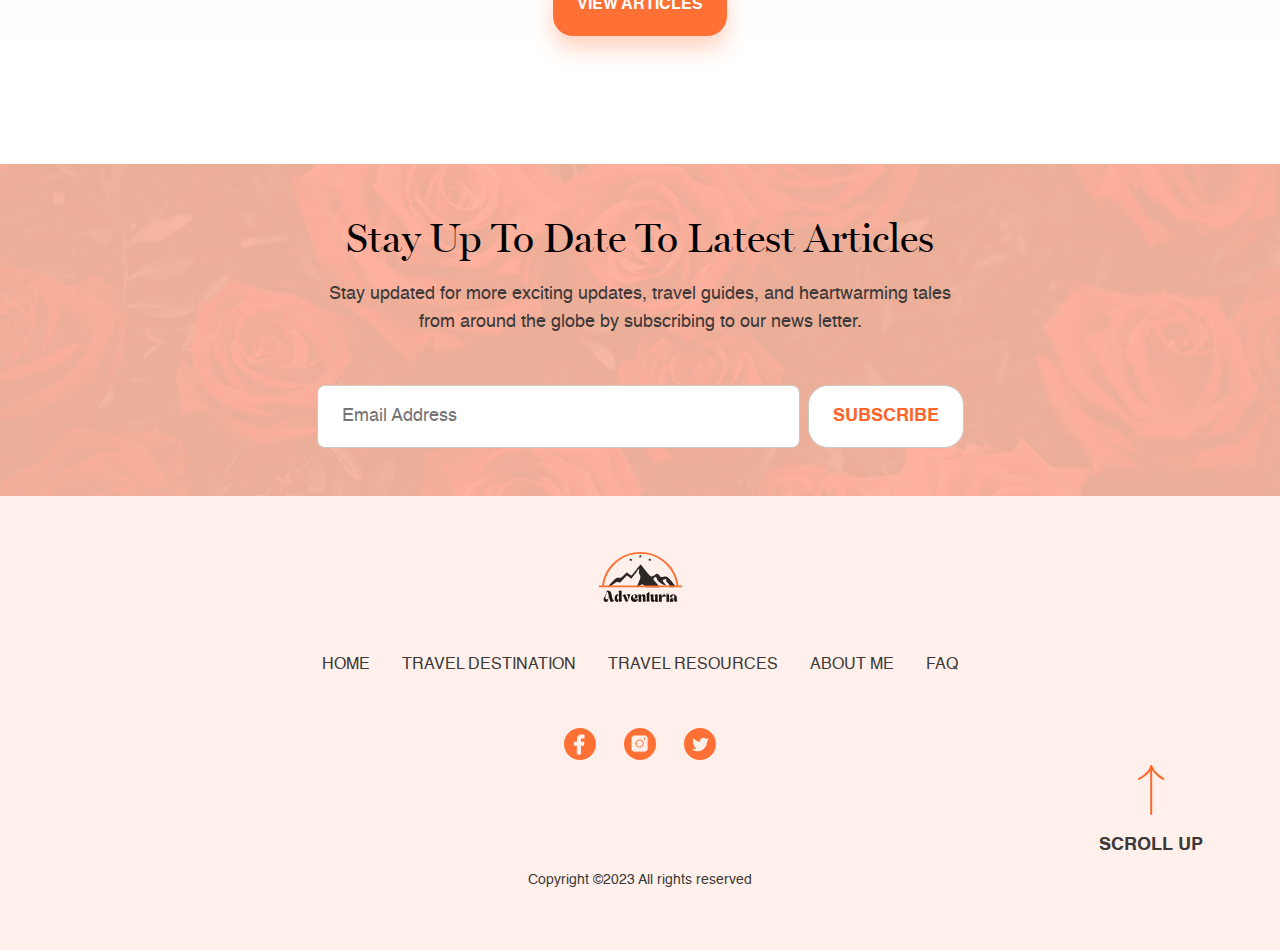
<file: grenade.html>
<!DOCTYPE html>
<html lang="en">

<head>
    <meta charset="UTF-8">
    <meta name="viewport" content="width=device-width, initial-scale=1.0">
    <title>Adventuria | Travel Resources</title>
    <link rel="stylesheet" href="grenade.css">
    <link rel="shortcut icon" href="./images/adventuria-logo.svg" type="image/x-icon">
</head>

<body>
    <header id="header" class="header">
        <div class="container">
            <nav class="header__nav flex">
                <ul class="flex">
                    <li>
                        <a href="index.html">Home</a>
                    </li>
                    <li>
                        <a href="destination.html">Travel Destination</a>
                    </li>
                    <li>
                        <a class="current" href="resource.html">Travel Resources</a>
                    </li>
                </ul>
                <div>
                    <a href="index.html">
                        <img src="./images/adventuria-logo.svg" alt="">
                    </a>
                </div>
                <ul class="flex">
                    <li>
                        <a href="about-me.html">About Me</a>
                    </li>
                    <li>
                        <a href="faq.html">Faq</a>
                    </li>
                    <form class="header__form flex">
                        <input type="text" placeholder="Search articles">
                        <button>
                            <img src="./images/search-icon.svg" alt="">
                        </button>
                    </form>
                </ul>
            </nav>
        </div>
    </header>

    <main>
        <section class="banner">
            <img src="./images/resources-banner.svg" alt="" class="banner-img">
            <p class="banner-text">Travel Resources</p>
            <div class="banner-icons">
                <img src="./images/arrow-down.png" alt="" class="banner-arrow">
                <img src="./images/mini-mouse.png" alt="" class="banner-mouse">
            </div>
        </section>

        <section class="intro-text">
            <h3>We Got You <span class="orange-text">Covered</span> For Your Next Adventure.</h3>
            <p>From gear to guides, we've got everything you need for your next thrilling escapade. </p>
        </section>

        <form class="body-form flex">
            <input type="text" value="Grenade">
            <button>
                <img src="./images/search-icon.svg" alt="">
            </button>
        </form>

        <section class="body-buttons flex">
            <button>Packing List</button>
            <button>Recommended gear</button>
            <button>Travel Services</button>
        </section>

        <section class="failed-search">
            <img src="./images/failed-search.svg" alt="">
            <h4>Oops. We can’t find what you searched for.</h4>
            <p>You can also check out some of my articles. </p>
            <button>View articles</button>
        </section>
    </main>

    <footer>
        <section class="subscribe">
            <div class="container">
                <div class="subscribe__text">
                    <h2>Stay Up To Date To Latest Articles</h2>
                    <p>Stay updated for more exciting updates, travel guides, and heartwarming tales from around the
                        globe by subscribing to our news letter.</p>
                </div>
                <form class="subscribe__form flex">
                    <input type="text" placeholder="Email Address">
                    <button type="submit">Subscribe</button>
                </form>
            </div>
        </section>
        <section class="footer">
            <div class="container">
                <img src="./images/adventuria-logo.svg" alt="">
                <nav class="footer__nav">
                    <ul class="flex">
                        <li>
                            <a href="index.html">Home</a>
                        </li>
                        <li>
                            <a href="index.html">Travel Destination</a>
                        </li>
                        <li>
                            <a href="index.html">Travel Resources</a>
                        </li>
                        <li>
                            <a href="index.html">About Me</a>
                        </li>
                        <li>
                            <a href="index.html">Faq</a>
                        </li>
                    </ul>
                </nav>
                <div class="footer__icons flex">
                    <a target="_blank" href="https://facebook.com">
                        <img src="./images/facebook-icon.svg" alt="">
                    </a>
                    <a target="_blank" href="https://instagram.com">
                        <img src="./images/instagram-icon.svg" alt="">
                    </a>
                    <a target="_blank" href="https://twitter.com">
                        <img src="./images/twitter-icon.svg" alt="">
                    </a>
                </div>
                <p class="copyright">Copyright ©2023 All rights reserved</p>
                <div class="scroll-up">
                    <a href="#header">
                        <img src="./images/scroll-up-arrow.svg" alt="Scroll Up Arrow Icon">
                        <p>Scroll Up</p>
                    </a>
                </div>
            </div>
        </section>
    </footer>
</body>

</html>
</file>
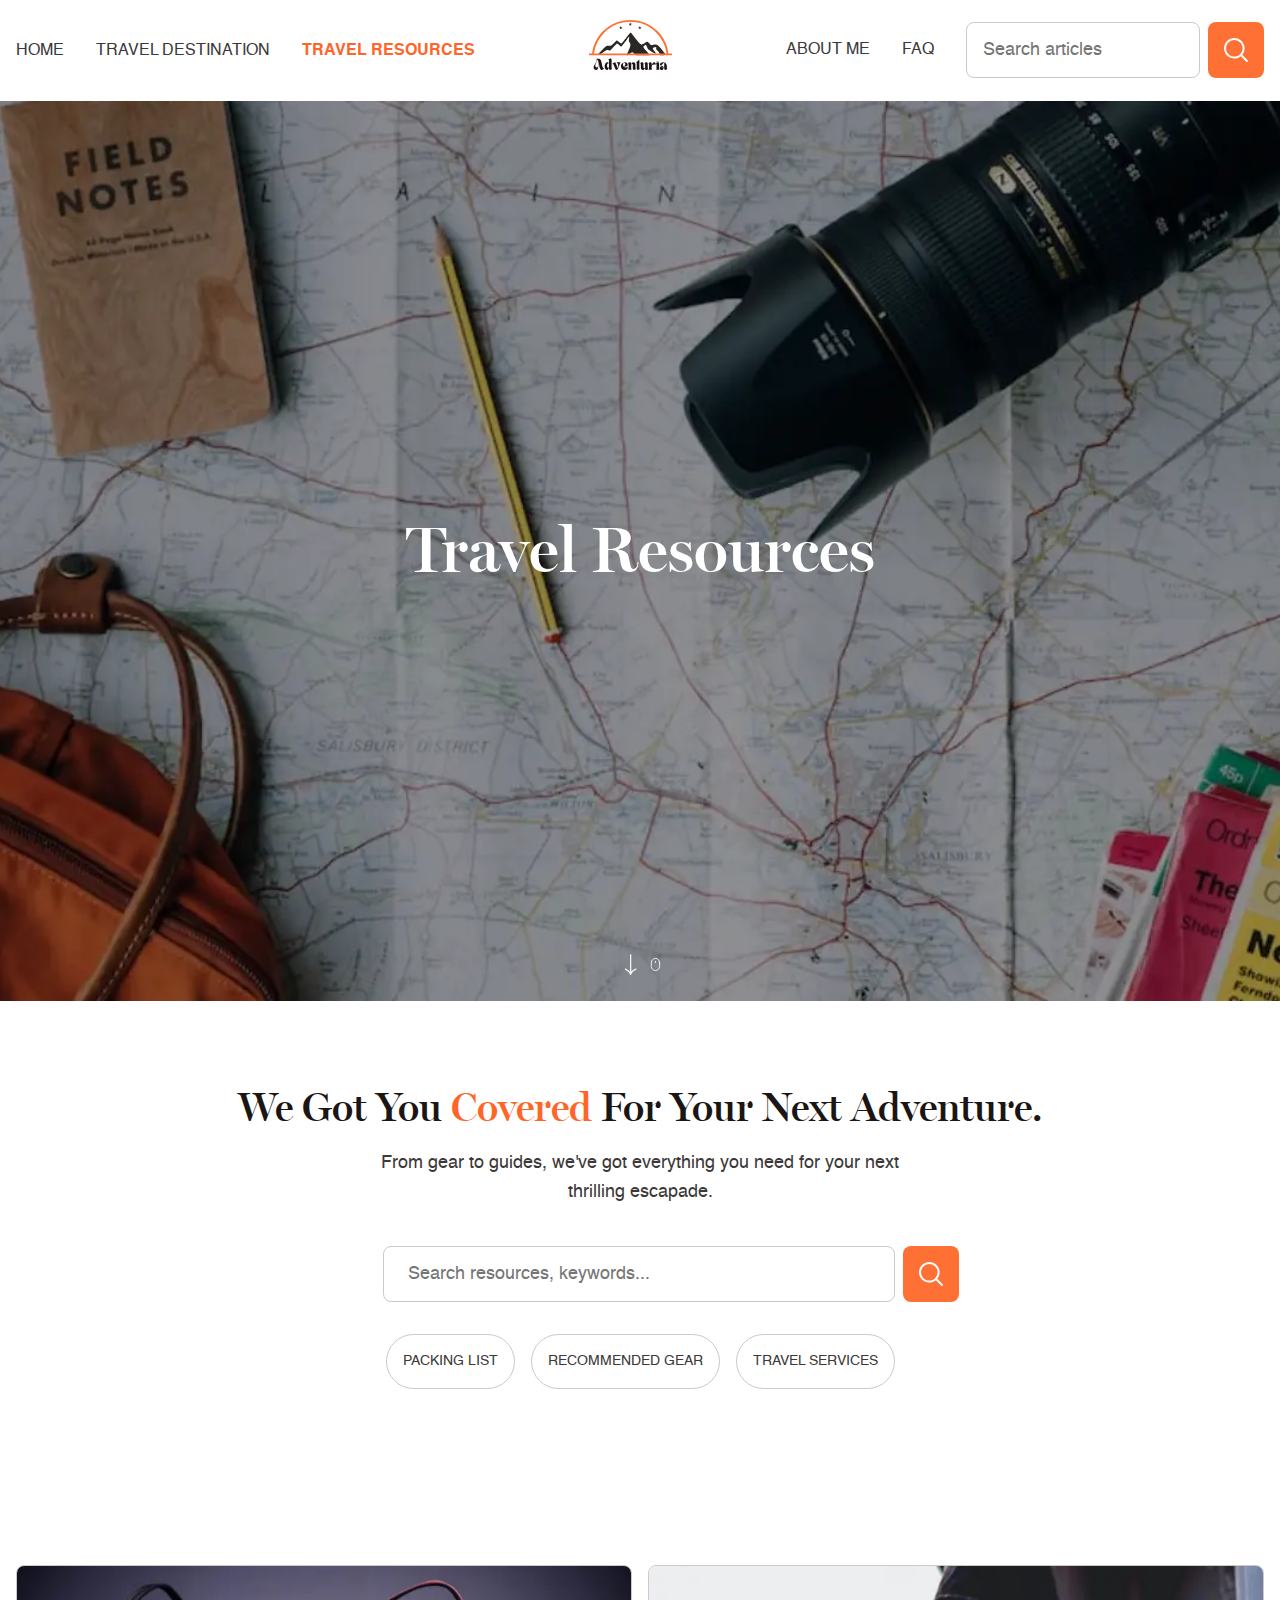
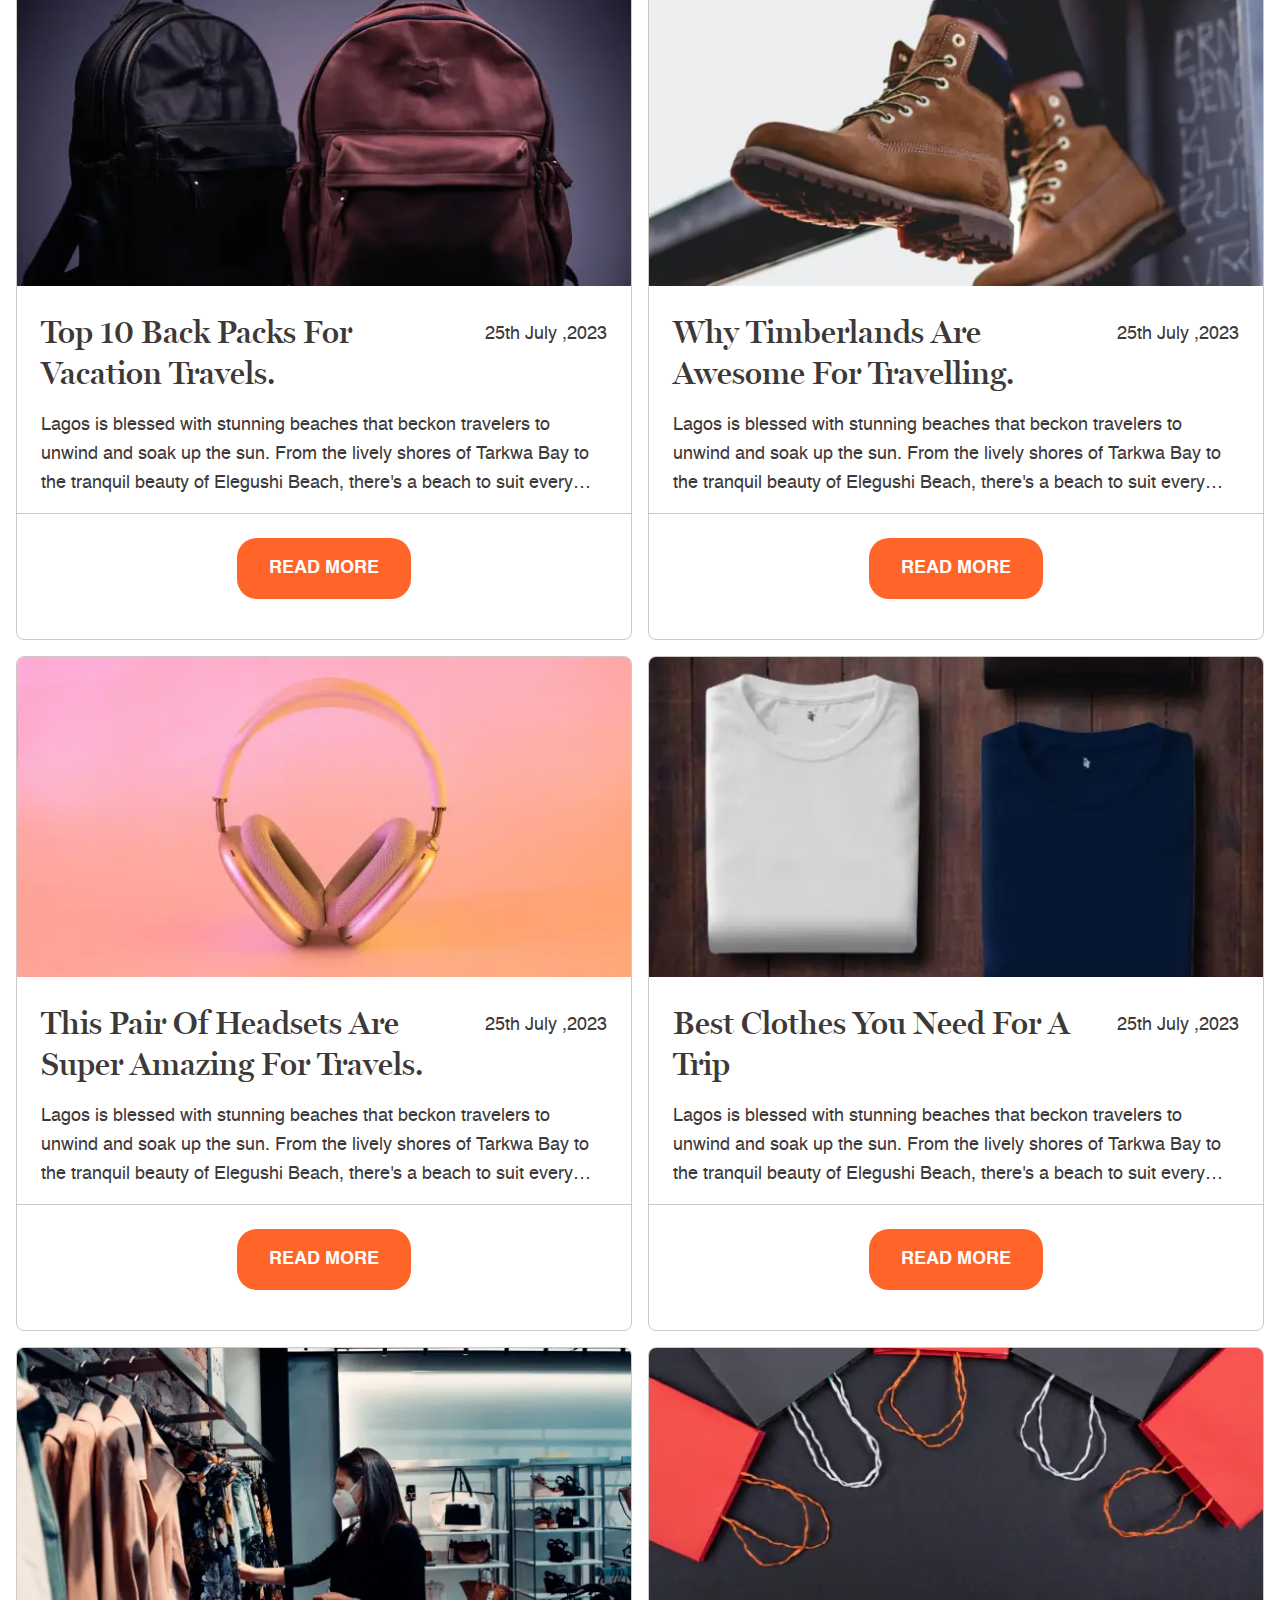
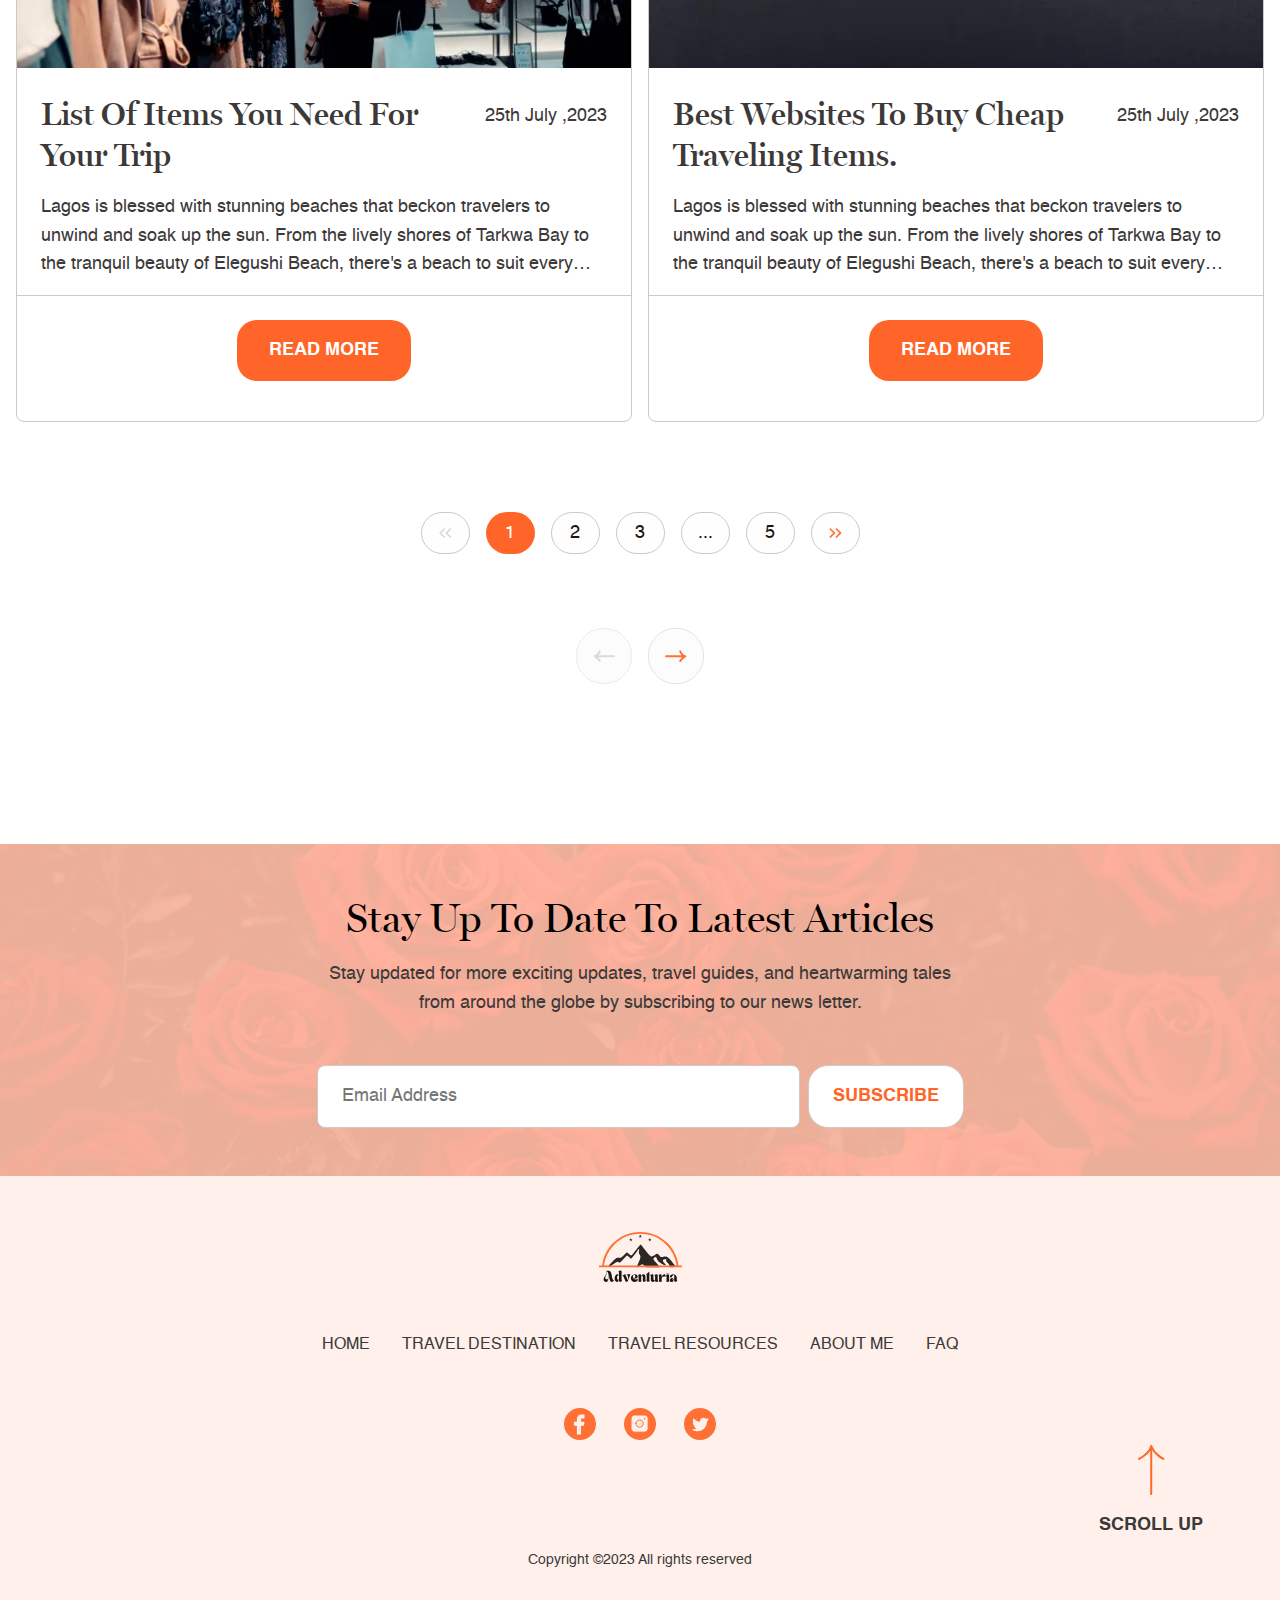
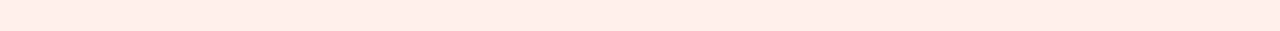
<file: resource.html>
<!DOCTYPE html>
<html lang="en">

<head>
    <meta charset="UTF-8">
    <meta name="viewport" content="width=device-width, initial-scale=1.0">
    <title>Adventuria | Travel Resources</title>
    <link rel="stylesheet" href="resource.css">
    <link rel="shortcut icon" href="./images/adventuria-logo.svg" type="image/x-icon">
</head>

<body>
    <header id="header" class="header">
        <div class="container">
            <nav class="header__nav flex" data-visible="false">
                <ul class="flex">
                    <li>
                        <a href="index.html">Home</a>
                    </li>
                    <li>
                        <a href="destination.html">Travel Destination</a>
                    </li>
                    <li>
                        <a class="current" href="resource.html">Travel Resources</a>
                    </li>
                </ul>
                <div>
                    <a href="index.html">
                        <img src="./images/adventuria-logo.svg" alt="">
                    </a>
                </div>
                <ul class="flex">
                    <li>
                        <a href="about-me.html">About Me</a>
                    </li>
                    <li>
                        <a href="faq.html">Faq</a>
                    </li>
                    <form class="header__form flex">
                        <input type="text" placeholder="Search articles">
                        <button>
                            <img src="./images/search-icon.svg" alt="">
                        </button>
                    </form>
                </ul>
            </nav>
            <nav class="mobile-nav flex">
                <div>
                    <a href="index.html">
                        <img src="./images/adventuria-logo.svg" alt="">
                    </a>
                </div>
                <ul>
                    <li>
                        <a class="current" href="resource.html">Travel Resources</a>
                    </li>
                </ul>
                <button class="mobile-nav__toggle" aria-expanded="false">
                    <span></span>
                    <span></span>
                </button>

        </div>
    </header>

    <!-- <main>
        <section class="banner">
            <img src="./images/resources-banner.svg" alt="" class="banner-img">
            <p class="banner-text">Travel Resources</p>
            <div class="banner-icons">
                <img src="./images/arrow-down.png" alt="" class="banner-arrow">
                <img src="./images/mini-mouse.png" alt="" class="banner-mouse">
            </div>
        </section>

        <section class="intro-text">
            <h3>We Got You <span class="orange-text">Covered</span> For Your Next Adventure.</h3>
            <p>From gear to guides, we've got everything you need for your next thrilling escapade. </p>
        </section>

        <form class="body-form flex">
            <input type="text" placeholder="Search articles, keywords...">
            <button>
                <img src="./images/search-icon.svg" alt="">
            </button>
        </form>

        <section class="body-buttons flex">
            <button class="current-button">Packing List</button>
            <button>Recommended gear</button>
            <button>Travel Services</button>
        </section>

        <div class="subheading">
            <h4>Packing List</h4>
        </div>

        <section class="articles">
            <div class="flex article-row">
                <article class="article">
                    <img src="./images/backpacks.svg" alt="">
                    <div class="flex article-heading">
                        <h3>Top 10 Back Packs For Vacation Travels.</h3>
                        <p>25th July ,2023</p>
                    </div>

                    <p class="article-paragraph">Lagos is blessed with stunning beaches that beckon travelers to unwind
                        and
                        soak up the sun. From the
                        lively shores of Tarkwa Bay to the tranquil beauty of Elegushi Beach, there's a beach to suit
                        every
                        preference.Enjoy the warm waters of the Atlantic Ocean, indulge in water sports, or simply relax
                        with a refreshing drink as the waves serenade you.</p>
                    <div class="read-more">
                        <button class="read-more-button">Read more</button>
                    </div>
                </article>
                <article class="article">
                    <img src="./images/timberlands.svg" alt="">
                    <div class="flex article-heading">
                        <h3>Why Timberlands Are Awesome For Travelling.</h3>
                        <p>25th July ,2023</p>
                    </div>

                    <p class="article-paragraph">
                        North Africa is a region steeped in history, culture, and natural beauty, offering a diverse
                        range of experiences for intrepid travelers. From the bustling markets of Marrakech in Morocco
                        to the ancient ruins of Carthage in Tunisia, here are 10 captivating cities that should be on
                        your travel radar.
                    </p>
                    <div class="read-more">
                        <a href="article.html"><button class="read-more-button">Read more</button></a>
                    </div>
                </article>
                <div class="side-bar"><img src="./images/scroll-bar.svg" alt="" class="scroll-bar"></div>
            </div>



            <div class="flex article-row">
                <article class="article">
                    <img src="./images/headsets.svg" alt="">
                    <div class="flex article-heading">
                        <h3>This Pair Of Headsets Are Super Amazing For Travels.</h3>
                        <p>25th July ,2023</p>
                    </div>

                    <p class="article-paragraph">With a vibrant startup scene, world-class tech conferences, and a
                        thriving innovation ecosystem, this destination offers an unparalleled opportunity to witness
                        the future unfold. Embrace the spirit of innovation and add the Tech Hub of Africa to your
                        travel list for a journey that will inspire and amaze.</p>
                    <div class="read-more">
                        <button class="read-more-button">Read more</button>
                    </div>
                </article>
                <article class="article">
                    <img src="./images/clothes.svg" alt="">
                    <div class="flex article-heading">
                        <h3>Best Clothes You Need For A Trip </h3>
                        <p>25th July ,2023</p>
                    </div>

                    <p class="article-paragraph">From the world-renowned Kruger National Park to the family-friendly
                        Johannesburg Zoo, each destination promises an unforgettable experience with the animal kingdom.
                        Embark on a journey to these South African zoos and let the magic of the wild captivate your
                        heart.</p>
                    <div class="read-more">
                        <button class="read-more-button">Read more</button>
                    </div>
                </article>
            </div>

            <div class="flex article-row">
                <article class="article">
                    <img src="./images/items.svg" alt="">
                    <div class="flex article-heading">
                        <h3>List Of Items You Need For Your Trip</h3>
                        <p>25th July ,2023</p>
                    </div>

                    <p class="article-paragraph">From the spicy allure of jollof rice to the savory goodness of suya,
                        the country boasts a myriad of delectable dishes to try. Embrace the taste of Nigeria as you
                        savor these top 10 foods, each a delightful expression of the nation's vibrant culture and
                        culinary artistry.</p>
                    <div class="read-more">
                        <button class="read-more-button">Read more</button>
                    </div>
                </article>
                <article class="article">
                    <img src="./images/websites.svg" alt="">
                    <div class="flex article-heading">
                        <h3>Best Websites To Buy Cheap Traveling Items.</h3>
                        <p>25th July ,2023</p>
                    </div>

                    <p class="article-paragraph">Unveiling the Sahara: A Surprisingly Pleasant Experience
                        Venturing into the Sahara Desert can be a daunting idea, with visions of scorching heat and
                        relentless sandstorms. However, my recent visit shattered these preconceptions as I discovered a
                        mesmerizing landscape of tranquility and awe-inspiring beauty.</p>
                    <div class="read-more">
                        <button class="read-more-button">Read more</button>
                    </div>
                </article>
            </div>

        </section>

        <section class="bottom-buttons">
            <div class="numbers">
                <button><img src="./images/double-left.svg" alt=""></button>
                <button class="current-button">1</button>
                <button>2</button>
                <button>3</button>
                <button>...</button>
                <button>5</button>
                <button><img src="./images/double-right.svg" alt=""></button>
            </div>
        </section>
    </main> -->

    <main>
        <section class="hero">
            <div class="container">
                <h1>Travel Resources</h1>
                <div class="mouse-scroll">
                    <button>
                        <a href="#resources"><img src="./images/mouse-scroll.svg" alt=""></a>
                    </button>
                </div>
            </div>
        </section>

        <section class="resources-intro">
            <div class="container">
                <h2>We Got You <span>Covered</span> For Your Next Adventure.</h2>
                <p>From gear to guides, we've got everything you need for your next thrilling escapade.</p>
            </div>
        </section>

        <section id="search-resources" class="search-resources">
            <div class="container">
                <form class="search-resources__form">
                    <div class="search-resources__form-field">
                        <input type="text" placeholder="Search resources, keywords...">
                        <button type="submit">
                            <img src="./images/search-icon.svg" alt="">
                        </button>
                    </div>
                    <div class="resources-topics">
                        <button aria-selected="true">Packing List</button>
                        <button>Recommended Gear</button>
                        <button>Travel Services</button>
                    </div>
                </form>
            </div>
        </section>

        <section class="resources">
            <div class="container">
                <div class="resources__grid">
                    <article class="resource">
                        <img src='./images3/backpacks.webp' />
                        <div class="resource__info">
                            <div class="resource__info-top">
                                <div class="resource__title">
                                    <h3>Top 10 Back Packs For Vacation Travels.</h3>
                                    <p>25th July ,2023</p>
                                </div>
                                <p>Lagos is blessed with stunning beaches that beckon travelers to unwind and soak up
                                    the sun. From the lively shores of Tarkwa Bay to the tranquil beauty of Elegushi
                                    Beach, there's a beach to suit every preference.Enjoy the warm waters of the
                                    Atlantic Ocean, indulge in water sports, or simply relax with a refreshing drink as
                                    the waves serenade you.</p>
                            </div>
                            <hr>
                            <div class="resource__info-bottom">
                                <a href="article.html" class="btn resource__btn">Read More</a>
                            </div>
                        </div>
                    </article>
                    <article class="resource">
                        <img src='./images3/timberlands.webp' />
                        <div class="resource__info">
                            <div class="resource__info-top">
                                <div class="resource__title">
                                    <h3>Why Timberlands Are Awesome For Travelling.</h3>
                                    <p>25th July ,2023</p>
                                </div>
                                <p>Lagos is blessed with stunning beaches that beckon travelers to unwind and soak up
                                    the sun. From the lively shores of Tarkwa Bay to the tranquil beauty of Elegushi
                                    Beach, there's a beach to suit every preference.Enjoy the warm waters of the
                                    Atlantic Ocean, indulge in water sports, or simply relax with a refreshing drink as
                                    the waves serenade you.</p>
                            </div>
                            <hr>
                            <div class="resource__info-bottom">
                                <a href="article.html" class="btn resource__btn">Read More</a>
                            </div>
                        </div>
                    </article>
                    <article class="resource">
                        <img src='./images3/headsets.webp' />
                        <div class="resource__info">
                            <div class="resource__info-top">
                                <div class="resource__title">
                                    <h3>This Pair Of Headsets Are Super Amazing For Travels.</h3>
                                    <p>25th July ,2023</p>
                                </div>
                                <p>Lagos is blessed with stunning beaches that beckon travelers to unwind and soak up
                                    the sun. From the lively shores of Tarkwa Bay to the tranquil beauty of Elegushi
                                    Beach, there's a beach to suit every preference.Enjoy the warm waters of the
                                    Atlantic Ocean, indulge in water sports, or simply relax with a refreshing drink as
                                    the waves serenade you.</p>
                            </div>
                            <hr>
                            <div class="resource__info-bottom">
                                <a href="article.html" class="btn resource__btn">Read More</a>
                            </div>
                        </div>
                    </article>
                    <article class="resource">
                        <img src='./images3/clothes.webp' />
                        <div class="resource__info">
                            <div class="resource__info-top">
                                <div class="resource__title">
                                    <h3>Best Clothes You Need For A Trip</h3>
                                    <p>25th July ,2023</p>
                                </div>
                                <p>Lagos is blessed with stunning beaches that beckon travelers to unwind and soak up
                                    the sun. From the lively shores of Tarkwa Bay to the tranquil beauty of Elegushi
                                    Beach, there's a beach to suit every preference.Enjoy the warm waters of the
                                    Atlantic Ocean, indulge in water sports, or simply relax with a refreshing drink as
                                    the waves serenade you.</p>
                            </div>
                            <hr>
                            <div class="resource__info-bottom">
                                <a href="article.html" class="btn resource__btn">Read More</a>
                            </div>
                        </div>
                    </article>
                    <article class="resource">
                        <img src='./images3/items.webp' />
                        <div class="resource__info">
                            <div class="resource__info-top">
                                <div class="resource__title">
                                    <h3>List Of Items You Need For Your Trip</h3>
                                    <p>25th July ,2023</p>
                                </div>
                                <p>Lagos is blessed with stunning beaches that beckon travelers to unwind and soak up
                                    the sun. From the lively shores of Tarkwa Bay to the tranquil beauty of Elegushi
                                    Beach, there's a beach to suit every preference.Enjoy the warm waters of the
                                    Atlantic Ocean, indulge in water sports, or simply relax with a refreshing drink as
                                    the waves serenade you.</p>
                            </div>
                            <hr>
                            <div class="resource__info-bottom">
                                <a href="article.html" class="btn resource__btn">Read More</a>
                            </div>
                        </div>
                    </article>
                    <article class="resource">
                        <img src='./images3/websites.webp' />
                        <div class="resource__info">
                            <div class="resource__info-top">
                                <div class="resource__title">
                                    <h3>Best Websites To Buy Cheap Traveling Items.</h3>
                                    <p>25th July ,2023</p>
                                </div>
                                <p>Lagos is blessed with stunning beaches that beckon travelers to unwind and soak up
                                    the sun. From the lively shores of Tarkwa Bay to the tranquil beauty of Elegushi
                                    Beach, there's a beach to suit every preference.Enjoy the warm waters of the
                                    Atlantic Ocean, indulge in water sports, or simply relax with a refreshing drink as
                                    the waves serenade you.</p>
                            </div>
                            <hr>
                            <div class="resource__info-bottom">
                                <a href="article.html" class="btn resource__btn">Read More</a>
                            </div>
                        </div>
                    </article>
                </div>
                <div class="resources__pagination-container">
                    <div class="resources__pagination">
                        <a href="#" class="pagination">
                            <img src="./images/left-arrow-pagination.svg" alt="">
                        </a>
                        <a href="#" class="pagination current">1</a>
                        <a href="#" class="pagination">2</a>
                        <a href="#" class="pagination">3</a>
                        <a href="#" class="pagination">...</a>
                        <a href="#" class="pagination">5</a>
                        <a href="#" class="pagination">
                            <img src="./images/right-arrow-pagination.svg" alt="">
                        </a>
                    </div>
                    <div class="resources__pagination-arrows">
                        <svg xmlns="http://www.w3.org/2000/svg" width="56" height="56" viewBox="0 0 56 56" fill="none">
                            <g opacity="0.7">
                                <circle cx="28" cy="28" r="27.75" transform="matrix(-1 0 0 1 56 0)" fill="#FCFCFC"
                                    stroke="#CCC9C7" stroke-width="0.5" />
                                <path
                                    d="M37.916 28.2308C37.916 28.2308 26.1836 28.2308 18.666 28.2308M18.666 28.2308C22.0444 29.4553 23.8487 33.1286 23.8487 33.1286M18.666 28.2308C21.7205 27.6773 23.8487 23.333 23.8487 23.333"
                                    stroke="#CCC9C7" stroke-width="2" stroke-linecap="round" stroke-linejoin="round" />
                            </g>
                        </svg>
                        <svg xmlns="http://www.w3.org/2000/svg" width="56" height="56" viewBox="0 0 56 56" fill="none">
                            <circle cx="28" cy="28" r="27.75" fill="#FCFCFC" stroke="#CCC9C7" stroke-width="0.5" />
                            <path
                                d="M18.084 28.2308C18.084 28.2308 29.8164 28.2308 37.334 28.2308M37.334 28.2308C33.9556 29.4553 32.1513 33.1286 32.1513 33.1286M37.334 28.2308C34.2795 27.6773 32.1513 23.333 32.1513 23.333"
                                stroke="#FF7035" stroke-width="2" stroke-linecap="round" stroke-linejoin="round" />
                        </svg>
                    </div>
                </div>
            </div>
        </section>
    </main>

    <footer>
        <section class="subscribe">
            <div class="container">
                <div class="subscribe__text">
                    <h2>Stay Up To Date To Latest Articles</h2>
                    <p>Stay updated for more exciting updates, travel guides, and heartwarming tales from around the
                        globe by subscribing to our news letter.</p>
                </div>
                <form class="subscribe__form flex">
                    <input type="text" placeholder="Email Address">
                    <button type="submit">Subscribe</button>
                </form>
            </div>
        </section>
        <section class="footer">
            <div class="container">
                <img src="./images/adventuria-logo.svg" alt="">
                <nav class="footer__nav">
                    <ul class="flex">
                        <li>
                            <a href="index.html">Home</a>
                        </li>
                        <li>
                            <a href="index.html">Travel Destination</a>
                        </li>
                        <li>
                            <a href="index.html">Travel Resources</a>
                        </li>
                        <li>
                            <a href="index.html">About Me</a>
                        </li>
                        <li>
                            <a href="index.html">Faq</a>
                        </li>
                    </ul>
                </nav>
                <div class="footer__icons flex">
                    <a target="_blank" href="https://facebook.com">
                        <img src="./images/facebook-icon.svg" alt="">
                    </a>
                    <a target="_blank" href="https://instagram.com">
                        <img src="./images/instagram-icon.svg" alt="">
                    </a>
                    <a target="_blank" href="https://twitter.com">
                        <img src="./images/twitter-icon.svg" alt="">
                    </a>
                </div>
                <p class="copyright">Copyright ©2023 All rights reserved</p>
                <div class="scroll-up">
                    <a href="#header">
                        <img src="./images/scroll-up-arrow.svg" alt="Scroll Up Arrow Icon">
                        <p>Scroll Up</p>
                    </a>
                </div>
            </div>
        </section>
    </footer>

    <script src="script.js"></script>
</body>

</html>
</file>
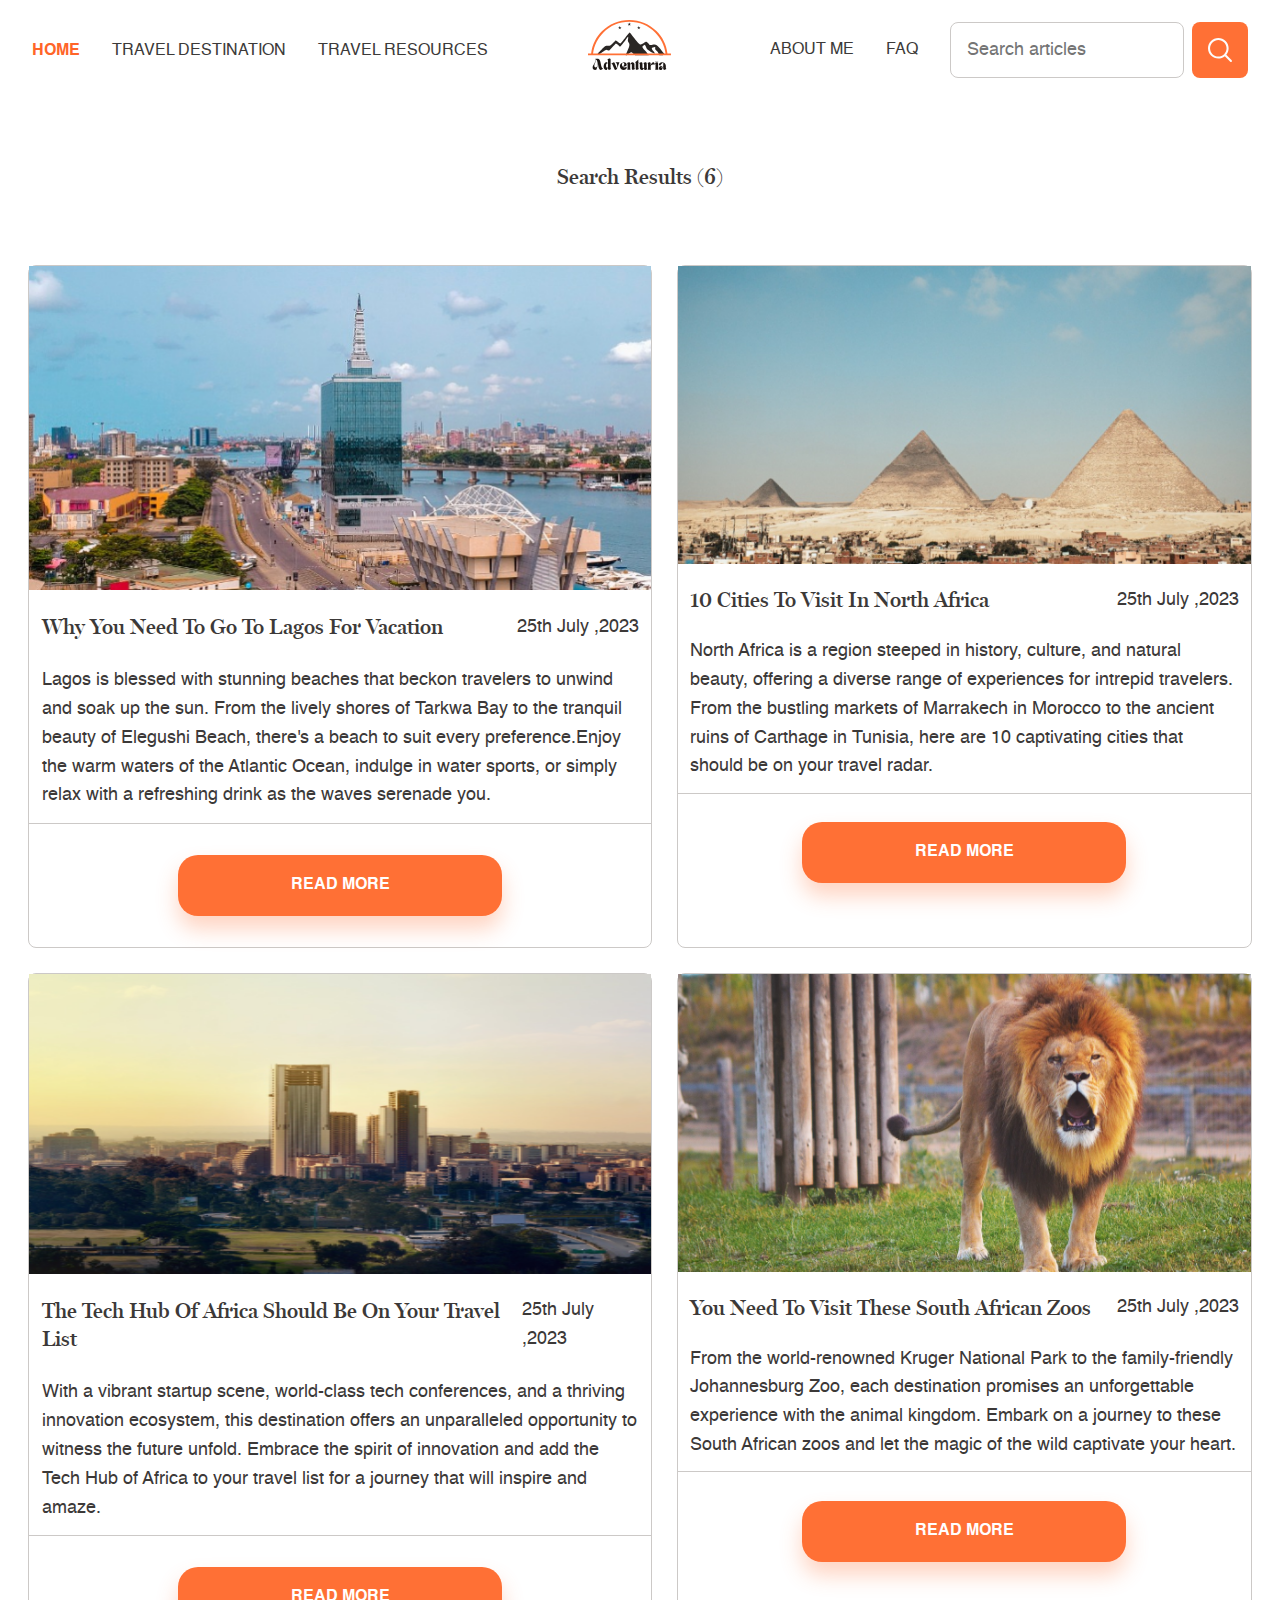
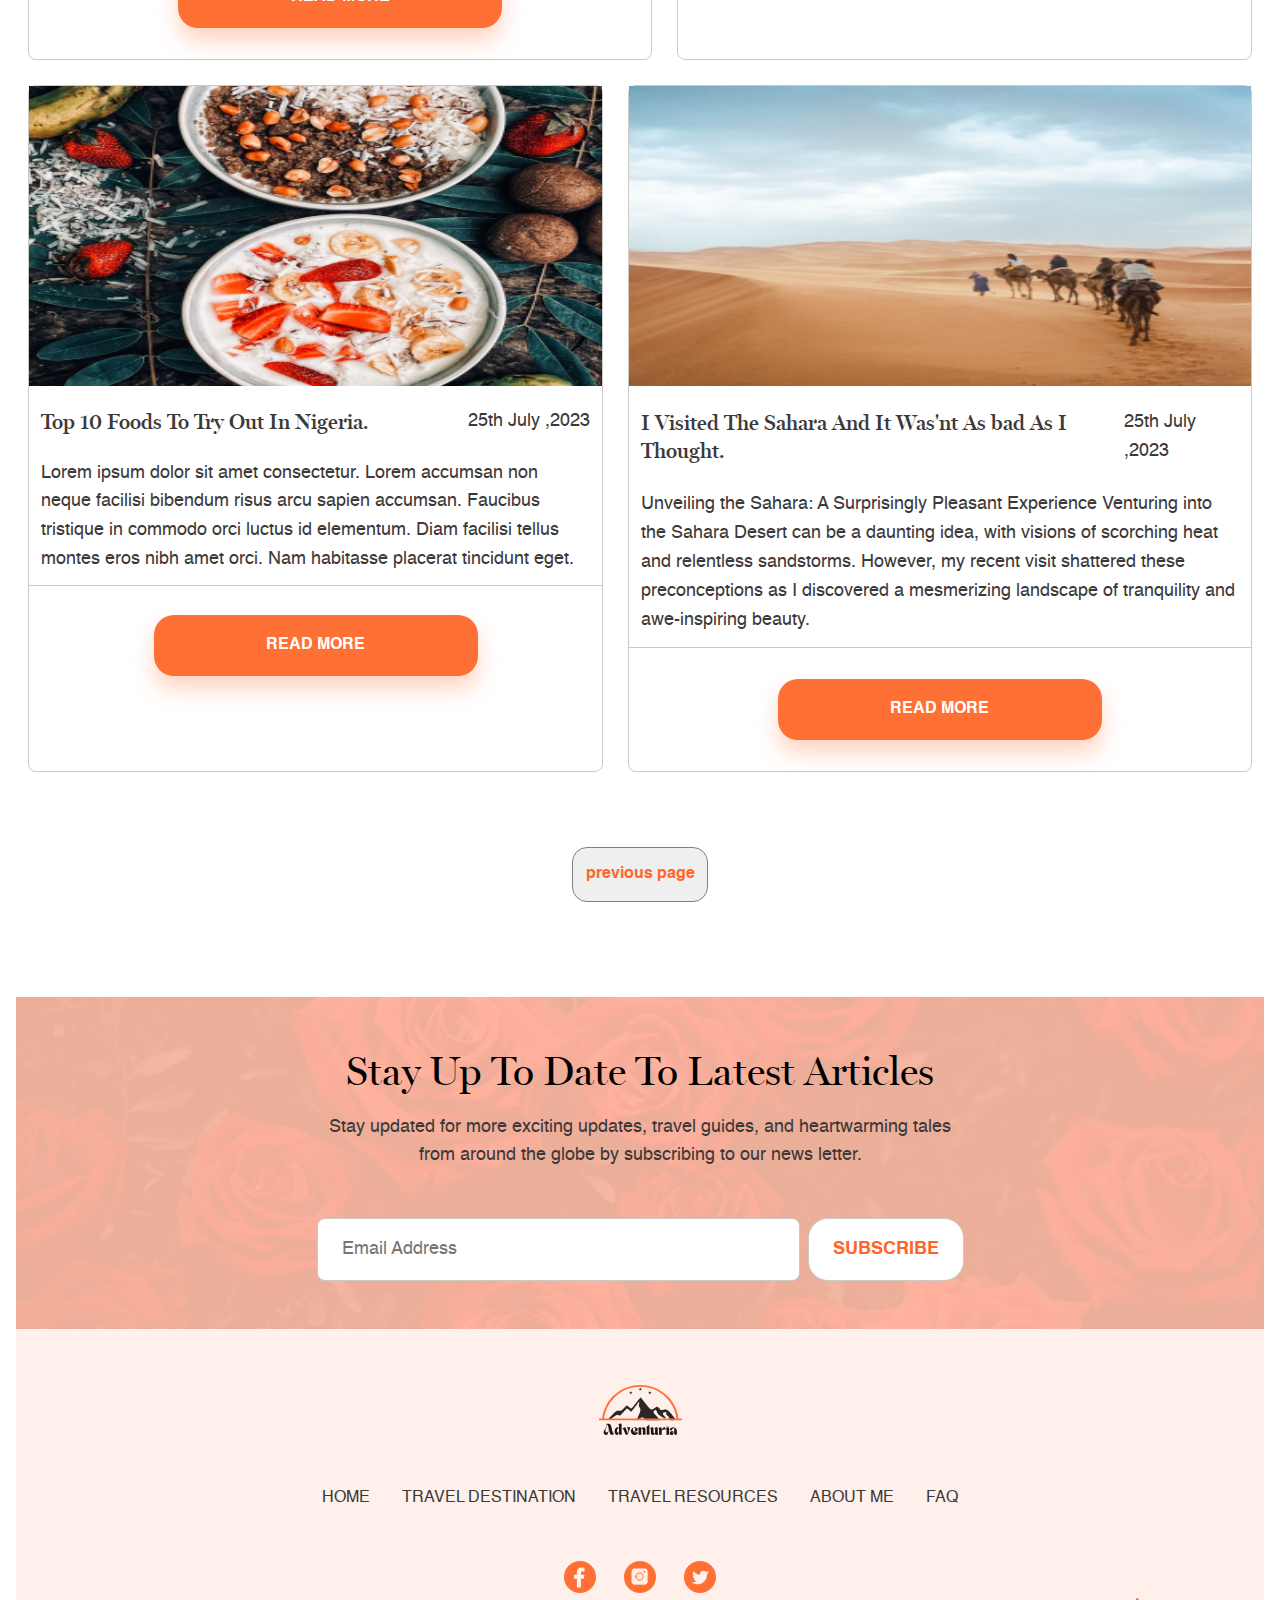
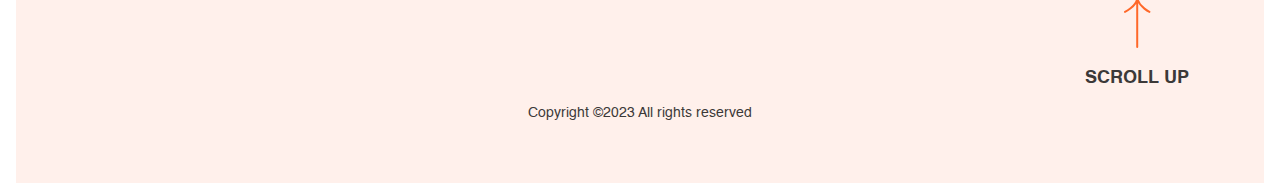
<file: search.html>
<!DOCTYPE html>
<html lang="en">
<head>
    <meta charset="UTF-8">
    <meta name="viewport" content="width=device-width, initial-scale=1.0">
    <title>Adventoria | Search</title>
    <link rel="stylesheet" href="search.css">
    <link rel="shortcut icon" href="./images/adventuria-logo.svg" type="image/x-icon">
</head>
<body>
    <div class="container">

        <header id="header" class="header">
            <div class="container">
                <nav class="header__nav flex">
                    <ul class="flex">
                        <li>
                            <a class="current" href="index.html">Home</a>
                        </li>
                        <li>
                            <a href="destination.html">Travel Destination</a>
                        </li>
                        <li>
                            <a href="resource.html">Travel Resources</a>
                        </li>
                    </ul>
                    <div>
                        <a href="index.html">
                            <img src="./images/adventuria-logo.svg" alt="">
                        </a>
                    </div>
                    <ul class="flex">
                        <li>
                            <a href="about-me.html">About Me</a>
                        </li>
                        <li>
                            <a href="faq.html">Faq</a>
                        </li>
                        <form class="header__form flex">
                            <input type="text" placeholder="Search articles">
                            <button>
                                <img src="./images/search-icon.svg" alt="">
                            </button>
                        </form>
                    </ul>
                </nav>
            </div>
        </header>


        <section class="searchContainer">

            <div class="searchFirstDiv">
                <h3>Search Results (6)</h3>
            </div>

            <div class="searchDiv1">
                <div class="searchFlex">
                    <article class="searchArticle1">
                        <img src="./images/searchCityImg.png" alt="">
                        <div class="flex searchHeading">
                            <h3>Why You Need To Go To Lagos For Vacation</h3>
                            <p>25th July ,2023</p>
                        </div>
                        <p class="searchPara">Lagos is blessed with stunning beaches that beckon travelers to unwind and
                            soak up the sun. From the lively shores of Tarkwa Bay to the tranquil beauty of Elegushi
                            Beach, there's a beach to suit every preference.Enjoy the warm waters of the Atlantic Ocean,
                            indulge in water sports, or simply relax with a refreshing drink as the waves serenade you.
                        </p>
                        <div class="searchArtBtn">
                            <button class="SearchSectBtn">Read More</button>
                        </div>
                    </article>

                    <article class="searchArticle1">
                        <img src="./images/searchPyramid.png" alt="">
                        <div class="flex searchHeading">
                            <h3>10 Cities To Visit In North Africa</h3>
                            <p>25th July ,2023</p>
                        </div>
                        <p class="searchPara">North Africa is a region steeped in history, culture, and natural beauty,
                            offering a diverse range of experiences for intrepid travelers. From the bustling markets of
                            Marrakech in Morocco to the ancient ruins of Carthage in Tunisia, here are 10 captivating
                            cities that should be on your travel radar. </p>
                        <div class="searchArtBtn">
                            <button class="SearchSectBtn">Read More</button>
                        </div>
                    </article>
                </div>

                <div class="searchFlex">
                    <article class="searchArticle1">
                        <img src="./images/searchTallBuilding.png" alt="" class="searchDivImage">
                        <div class="flex searchHeading">
                            <h3>The Tech Hub Of Africa Should Be On Your Travel List</h3>
                            <p>25th July ,2023</p>
                        </div>
                        <p class="searchPara">With a vibrant startup scene, world-class tech conferences, and a thriving
                            innovation ecosystem, this destination offers an unparalleled opportunity to witness the
                            future unfold. Embrace the spirit of innovation and add the Tech Hub of Africa to your
                            travel list for a journey that will inspire and amaze.</p>
                        <div class=" searchArtBtn">
                            <button class="SearchSectBtn">Read More</button>
                        </div>
                    </article>

                    <article class="searchArticle1">
                        <img src="./images/serachLion.png" alt="">
                        <div class="flex searchHeading">
                            <h3>You Need To Visit These South African Zoos</h3>
                            <p>25th July ,2023</p>
                        </div>
                        <p class="searchPara">From the world-renowned Kruger National Park to the family-friendly
                            Johannesburg Zoo, each destination promises an unforgettable experience with the animal
                            kingdom. Embark on a journey to these South African zoos and let the magic of the wild
                            captivate your heart.</p>
                        <div class="searchArtBtn">
                            <button class="SearchSectBtn">Read More</button>
                        </div>
                    </article>
                </div>

                <div class="searchFlex">
                    <article class="searchArticle1">
                        <img src="/images/searchFoodImg.png" alt="" class="searchDivImage">
                        <div class="flex searchHeading">
                            <h3>Top 10 Foods To Try Out In Nigeria.</h3>
                            <p>25th July ,2023</p>
                        </div>
                        <p class="searchPara">Lorem ipsum dolor sit amet consectetur. Lorem accumsan non neque facilisi
                            bibendum risus arcu sapien accumsan. Faucibus tristique in commodo orci luctus id elementum.
                            Diam facilisi tellus montes eros nibh amet orci. Nam habitasse placerat tincidunt eget.</p>
                        <div class="searchArtBtn">
                            <button class="SearchSectBtn">Read More</button>
                        </div>
                    </article>

                    <article class="searchArticle1">
                        <img src="./images/searchTravellerOnHorse.png" alt="" class="searchDivImage">
                        <div class="flex searchHeading">
                            <h3>I Visited The Sahara And It Was'nt As bad As I Thought.</h3>
                            <p>25th July ,2023</p>
                        </div>
                        <p class="searchPara">Unveiling the Sahara: A Surprisingly Pleasant Experience
                            Venturing into the Sahara Desert can be a daunting idea, with visions of scorching heat and
                            relentless sandstorms. However, my recent visit shattered these preconceptions as I
                            discovered a mesmerizing landscape of tranquility and awe-inspiring beauty.</p>
                        <div class="searchArtBtn">
                            <button class="SearchSectBtn">Read More</button>
                        </div>
                    </article>
                </div>
            </div>

            <div class="searchSectNew">
                <button>previous page</button>
            </div>

        </section>




        <footer>
            <section class="subscribe">
                <div class="container">
                    <div class="subscribe__text">
                        <h2>Stay Up To Date To Latest Articles</h2>
                        <p>Stay updated for more exciting updates, travel guides, and heartwarming tales from around the
                            globe by subscribing to our news letter.</p>
                    </div>
                    <form class="subscribe__form flex">
                        <input type="text" placeholder="Email Address">
                        <button type="submit">Subscribe</button>
                    </form>
                </div>
            </section>
            <section class="footer">
                <div class="container">
                    <img src="./images/adventuria-logo.svg" alt="">
                    <nav class="footer__nav">
                        <ul class="flex">
                            <li>
                                <a href="index.html">Home</a>
                            </li>
                            <li>
                                <a href="index.html">Travel Destination</a>
                            </li>
                            <li>
                                <a href="index.html">Travel Resources</a>
                            </li>
                            <li>
                                <a href="index.html">About Me</a>
                            </li>
                            <li>
                                <a href="index.html">Faq</a>
                            </li>
                        </ul>
                    </nav>
                    <div class="footer__icons flex">
                        <a target="_blank" href="https://facebook.com">
                            <img src="./images/facebook-icon.svg" alt="">
                        </a>
                        <a target="_blank" href="https://instagram.com">
                            <img src="./images/instagram-icon.svg" alt="">
                        </a>
                        <a target="_blank" href="https://twitter.com">
                            <img src="./images/twitter-icon.svg" alt="">
                        </a>
                    </div>
                    <p class="copyright">Copyright ©2023 All rights reserved</p>
                    <div class="scroll-up">
                        <a href="#header">
                            <img src="./images/scroll-up-arrow.svg" alt="Scroll Up Arrow Icon">
                            <p>Scroll Up</p>
                        </a>
                    </div>
                </div>
            </section>
        </footer>



    </div>
</body>
</html>
</file>
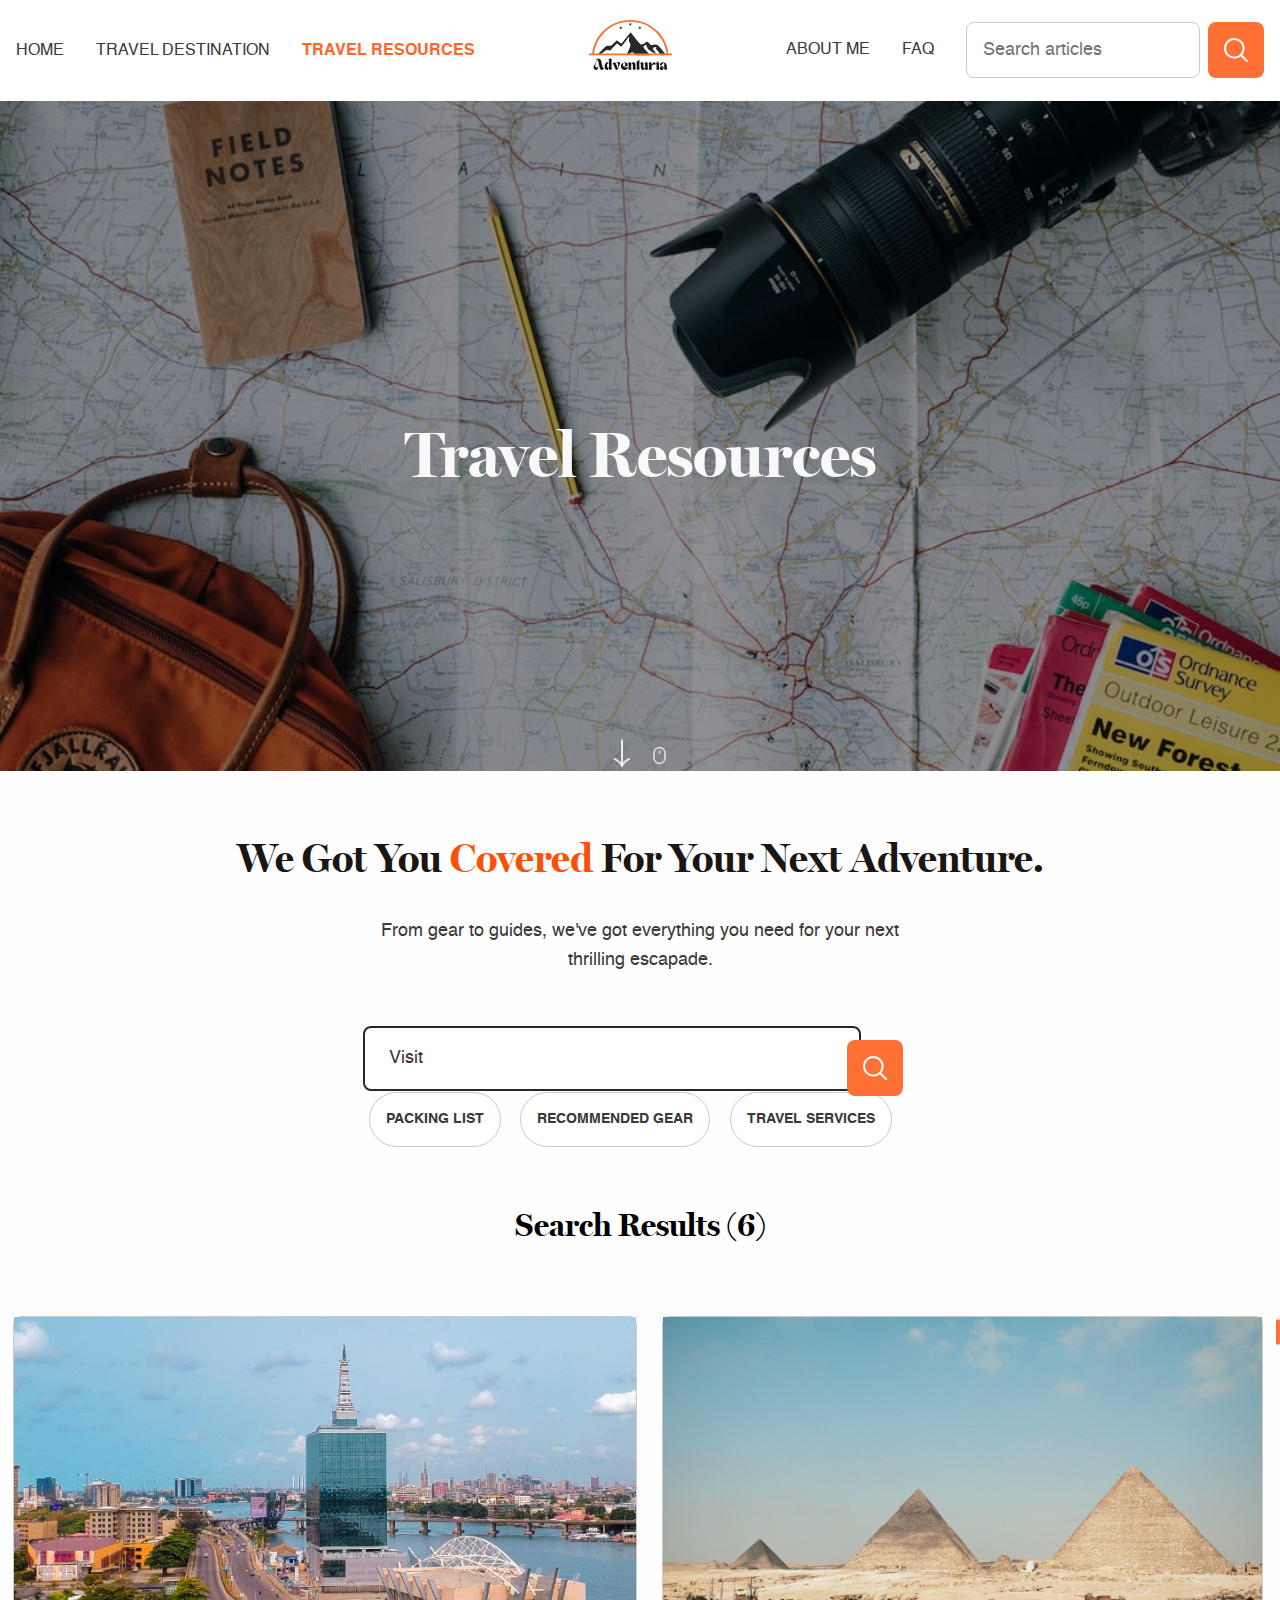
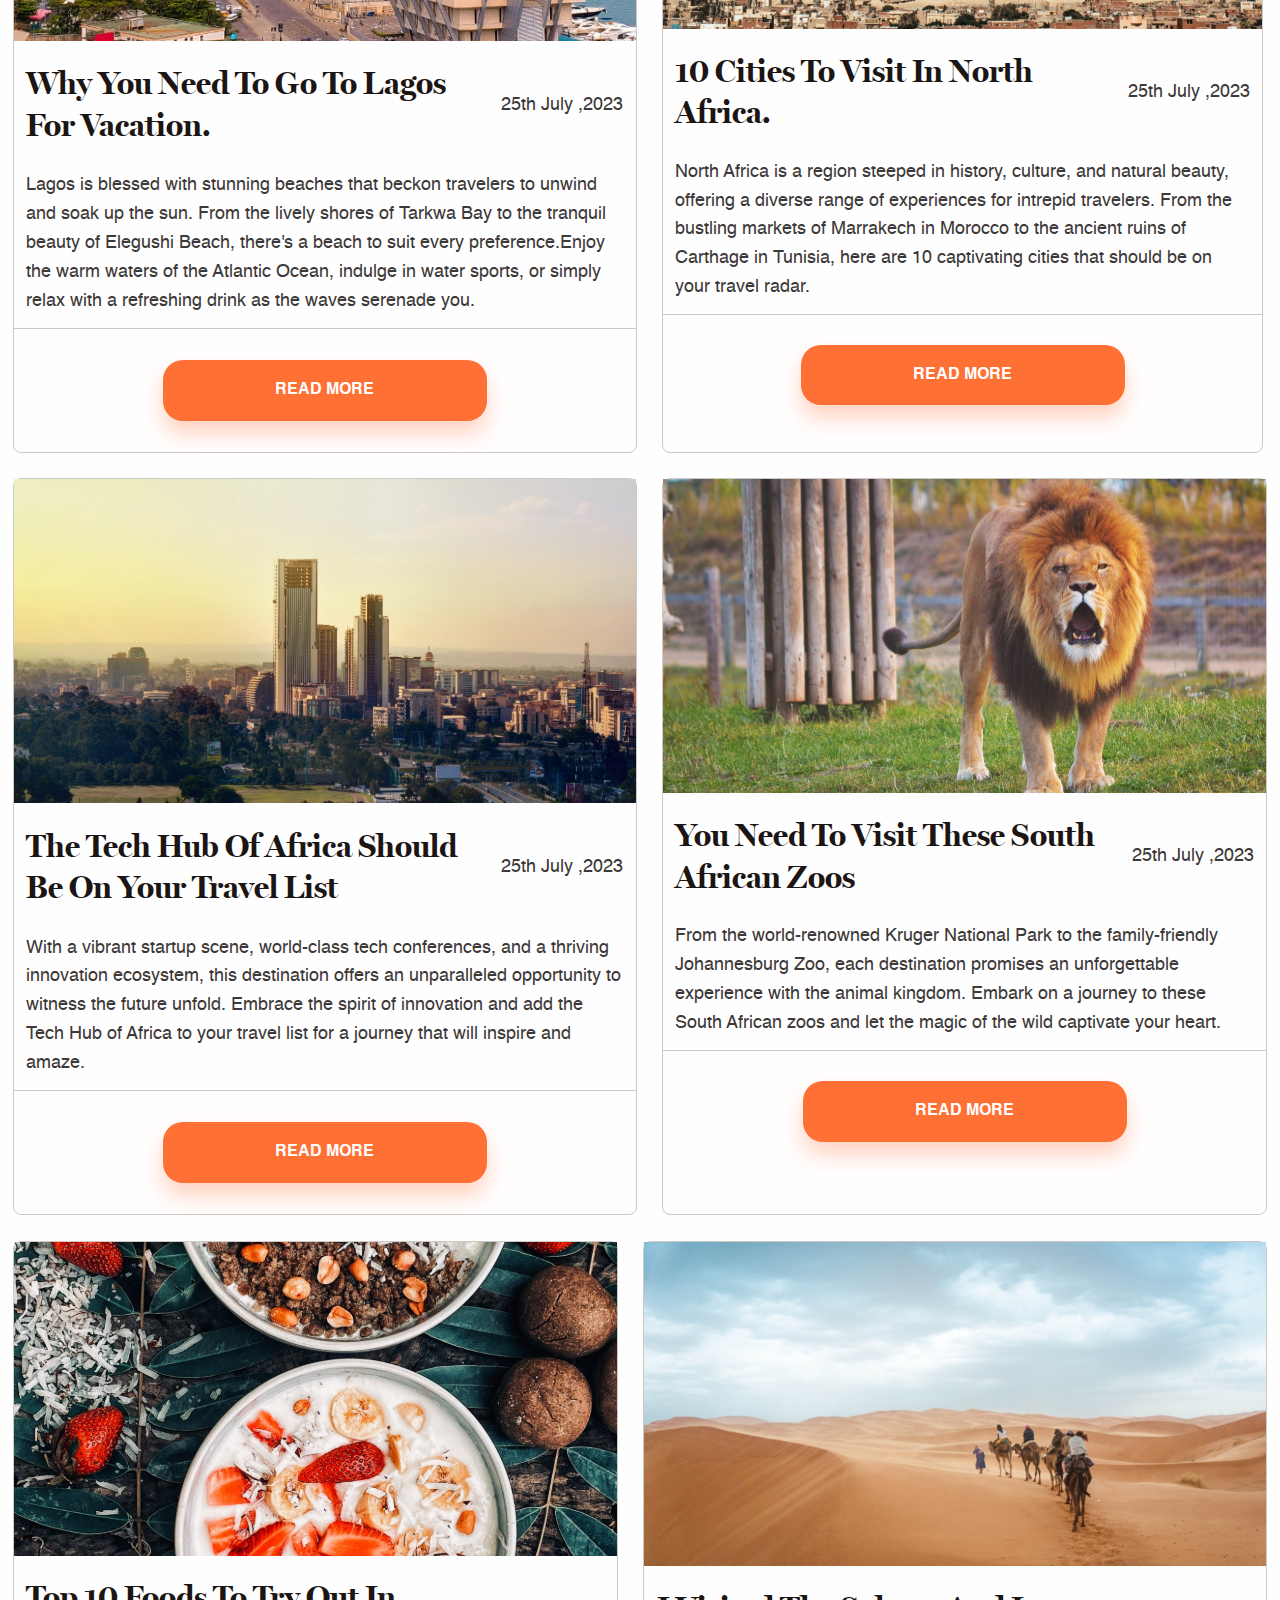
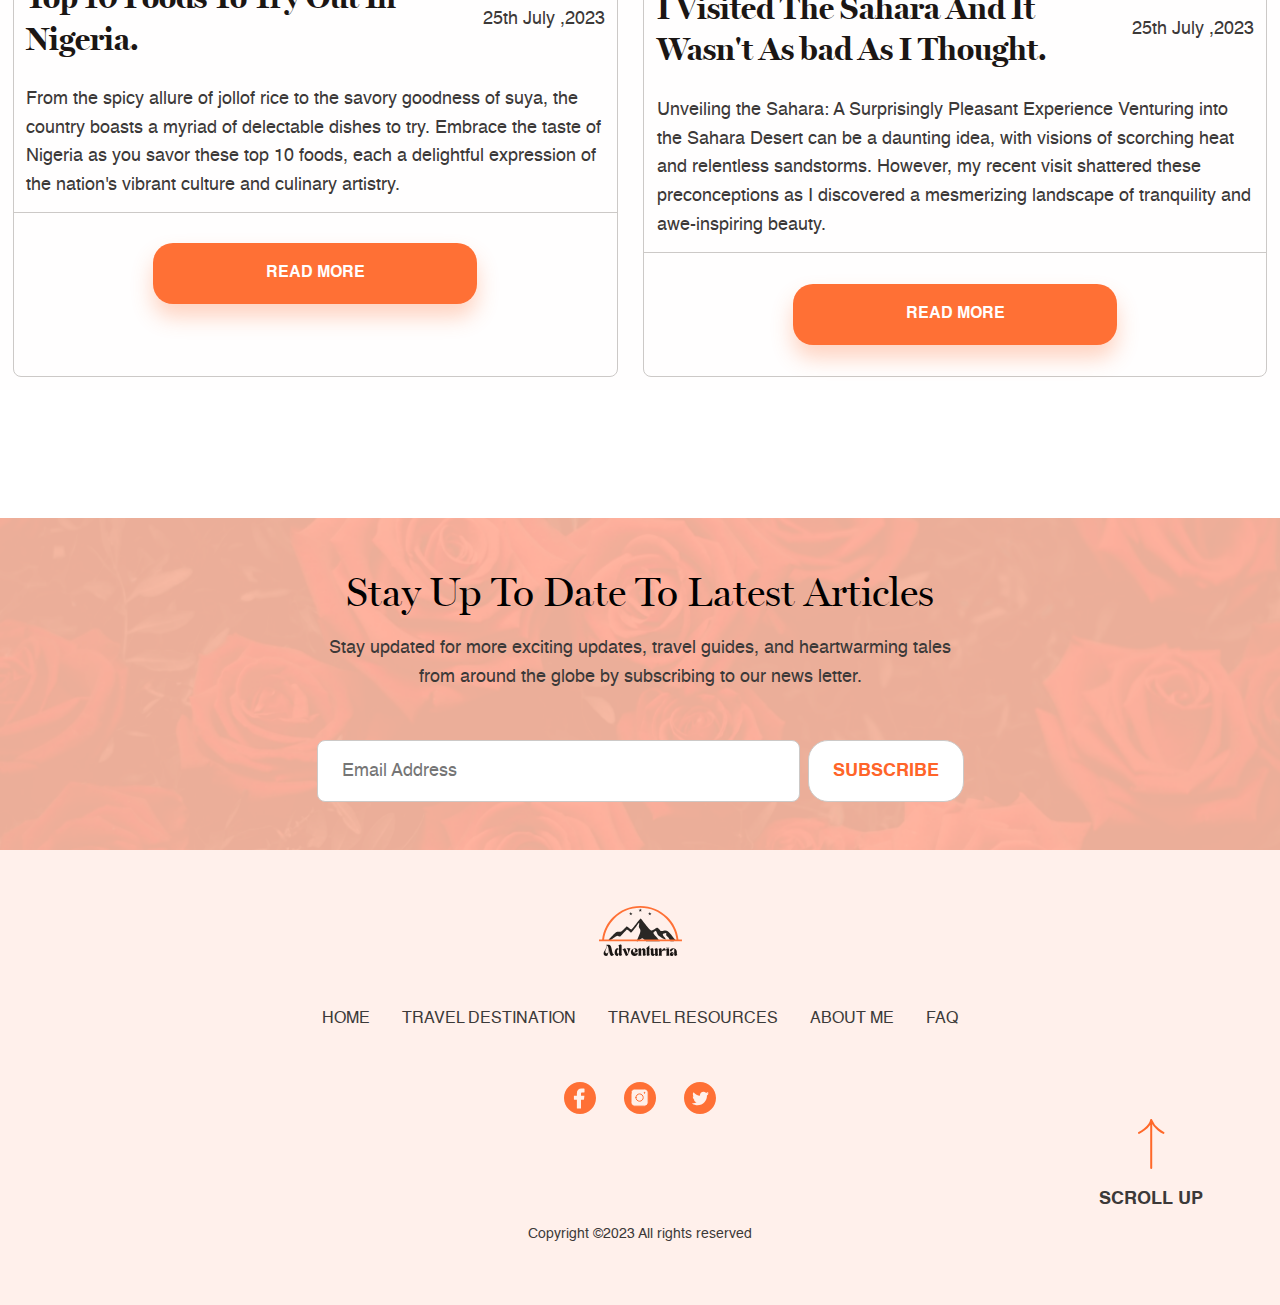
<file: visit.html>
<!DOCTYPE html>
<html lang="en">

<head>
    <meta charset="UTF-8">
    <meta name="viewport" content="width=device-width, initial-scale=1.0">
    <title>Adventuria | Travel Resources</title>
    <link rel="stylesheet" href="visit.css">
    <link rel="shortcut icon" href="./images/adventuria-logo.svg" type="image/x-icon">
</head>

<body>
    <header id="header" class="header">
        <div class="container">
            <nav class="header__nav flex">
                <ul class="flex">
                    <li>
                        <a href="index.html">Home</a>
                    </li>
                    <li>
                        <a href="destination.html">Travel Destination</a>
                    </li>
                    <li>
                        <a class="current" href="resource.html">Travel Resources</a>
                    </li>
                </ul>
                <div>
                    <a href="index.html">
                        <img src="./images/adventuria-logo.svg" alt="">
                    </a>
                </div>
                <ul class="flex">
                    <li>
                        <a href="about-me.html">About Me</a>
                    </li>
                    <li>
                        <a href="faq.html">Faq</a>
                    </li>
                    <form class="header__form flex">
                        <input type="text" placeholder="Search articles">
                        <button>
                            <img src="./images/search-icon.svg" alt="">
                        </button>
                    </form>
                </ul>
            </nav>
        </div>
    </header>

    <main>
        <section class="banner">
            <img src="./images/resources-banner.svg" alt="" class="banner-img">
            <p class="banner-text">Travel Resources</p>
            <div class="banner-icons">
                <img src="./images/arrow-down.png" alt="" class="banner-arrow">
                <img src="./images/mini-mouse.png" alt="" class="banner-mouse">
            </div>
        </section>

        <section class="intro-text">
            <h3>We Got You <span class="orange-text">Covered</span> For Your Next Adventure.</h3>
            <p>From gear to guides, we've got everything you need for your next thrilling escapade. </p>
        </section>

        <form class="body-form flex">
            <input type="text" value="Visit">
            <button>
                <img src="./images/search-icon.svg" alt="">
            </button>
        </form>

        <section class="body-buttons flex">
            <button>Packing List</button>
            <button>Recommended gear</button>
            <button>Travel Services</button>
        </section>

        <div class="subheading">
            <h4>Search Results (6)</h4>
        </div>

        <section class="articles">
            <div class="flex article-row">
                <article class="article">
                    <img src="./images/lagos.svg" alt="">
                    <div class="flex article-heading">
                        <h3>Why You Need To Go To Lagos For Vacation.</h3>
                        <p>25th July ,2023</p>
                    </div>
                    <p class="article-paragraph">Lagos is blessed with stunning beaches that beckon travelers to unwind
                        and
                        soak up the sun. From the
                        lively shores of Tarkwa Bay to the tranquil beauty of Elegushi Beach, there's a beach to suit
                        every
                        preference.Enjoy the warm waters of the Atlantic Ocean, indulge in water sports, or simply relax
                        with a refreshing drink as the waves serenade you.</p>
                    <div class="read-more">
                        <button class="read-more-button">Read more</button>
                    </div>
                </article>
                <article class="article">
                    <img src="./images/north-africa.svg" alt="">
                    <div class="flex article-heading">
                        <h3>10 Cities To Visit In North Africa.</h3>
                        <p>25th July ,2023</p>
                    </div>
                    <p class="article-paragraph">
                        North Africa is a region steeped in history, culture, and natural beauty, offering a diverse
                        range of experiences for intrepid travelers. From the bustling markets of Marrakech in Morocco
                        to the ancient ruins of Carthage in Tunisia, here are 10 captivating cities that should be on
                        your travel radar.
                    </p>
                    <div class="read-more">
                        <a href="article.html"><button class="read-more-button">Read more</button></a>
                    </div>
                </article>
                <div class="side-bar"><img src="./images/scroll-bar.svg" alt="" class="scroll-bar"></div>
            </div>



            <div class="flex article-row">
                <article class="article">
                    <img src="./images/tech-hub.svg" alt="">
                    <div class="flex article-heading">
                        <h3>The Tech Hub Of Africa Should Be On Your Travel List</h3>
                        <p>25th July ,2023</p>
                    </div>
                    <p class="article-paragraph">With a vibrant startup scene, world-class tech conferences, and a
                        thriving innovation ecosystem, this destination offers an unparalleled opportunity to witness
                        the future unfold. Embrace the spirit of innovation and add the Tech Hub of Africa to your
                        travel list for a journey that will inspire and amaze.</p>
                    <div class="read-more">
                        <button class="read-more-button">Read more</button>
                    </div>
                </article>
                <article class="article">
                    <img src="./images/zoo.svg" alt="">
                    <div class="flex article-heading">
                        <h3>You Need To Visit These South African Zoos </h3>
                        <p>25th July ,2023</p>
                    </div>
                    <p class="article-paragraph">From the world-renowned Kruger National Park to the family-friendly
                        Johannesburg Zoo, each destination promises an unforgettable experience with the animal kingdom.
                        Embark on a journey to these South African zoos and let the magic of the wild captivate your
                        heart.</p>
                    <div class="read-more">
                        <button class="read-more-button">Read more</button>
                    </div>
                </article>
            </div>

            <div class="flex article-row">
                <article class="article">
                    <img src="./images/food.svg" alt="">
                    <div class="flex article-heading">
                        <h3>Top 10 Foods To Try Out In Nigeria.</h3>
                        <p>25th July ,2023</p>
                    </div>
                    <p class="article-paragraph">From the spicy allure of jollof rice to the savory goodness of suya,
                        the country boasts a myriad of delectable dishes to try. Embrace the taste of Nigeria as you
                        savor these top 10 foods, each a delightful expression of the nation's vibrant culture and
                        culinary artistry.</p>
                    <div class="read-more">
                        <button class="read-more-button">Read more</button>
                    </div>
                </article>
                <article class="article">
                    <img src="./images/sahara.svg" alt="">
                    <div class="flex article-heading">
                        <h3>I Visited The Sahara And It Wasn't As bad As I Thought.</h3>
                        <p>25th July ,2023</p>
                    </div>
                    <p class="article-paragraph">Unveiling the Sahara: A Surprisingly Pleasant Experience
                        Venturing into the Sahara Desert can be a daunting idea, with visions of scorching heat and
                        relentless sandstorms. However, my recent visit shattered these preconceptions as I discovered a
                        mesmerizing landscape of tranquility and awe-inspiring beauty.</p>
                    <div class="read-more">
                        <button class="read-more-button">Read more</button>
                    </div>
                </article>
            </div>
        </section>
    </main>

    <footer>
        <section class="subscribe">
            <div class="container">
                <div class="subscribe__text">
                    <h2>Stay Up To Date To Latest Articles</h2>
                    <p>Stay updated for more exciting updates, travel guides, and heartwarming tales from around the
                        globe by subscribing to our news letter.</p>
                </div>
                <form class="subscribe__form flex">
                    <input type="text" placeholder="Email Address">
                    <button type="submit">Subscribe</button>
                </form>
            </div>
        </section>
        <section class="footer">
            <div class="container">
                <img src="./images/adventuria-logo.svg" alt="">
                <nav class="footer__nav">
                    <ul class="flex">
                        <li>
                            <a href="index.html">Home</a>
                        </li>
                        <li>
                            <a href="index.html">Travel Destination</a>
                        </li>
                        <li>
                            <a href="index.html">Travel Resources</a>
                        </li>
                        <li>
                            <a href="index.html">About Me</a>
                        </li>
                        <li>
                            <a href="index.html">Faq</a>
                        </li>
                    </ul>
                </nav>
                <div class="footer__icons flex">
                    <a target="_blank" href="https://facebook.com">
                        <img src="./images/facebook-icon.svg" alt="">
                    </a>
                    <a target="_blank" href="https://instagram.com">
                        <img src="./images/instagram-icon.svg" alt="">
                    </a>
                    <a target="_blank" href="https://twitter.com">
                        <img src="./images/twitter-icon.svg" alt="">
                    </a>
                </div>
                <p class="copyright">Copyright ©2023 All rights reserved</p>
                <div class="scroll-up">
                    <a href="#header">
                        <img src="./images/scroll-up-arrow.svg" alt="Scroll Up Arrow Icon">
                        <p>Scroll Up</p>
                    </a>
                </div>
            </div>
        </section>
    </footer>
</body>

</html>
</file>
<file: index.css>
@import url(./font.css);

:root {
  --fs-xlarge: 4rem;
  --fs-large: 2.5rem;
  --fs-medium: 2rem;
  --fs-normal: 1.125rem;
  --fs-small: 1rem;
}

@media (max-width: 50em) {
  :root {
    --fs-xlarge: 2.5rem;
    --fs-large: 2rem;
    --fs-medium: 1.5rem;
    --fs-normal: 1rem;
    --fs-small: .875rem;
  }
}

*,
*::after,
*::before {
  box-sizing: border-box;
  margin: 0;
  padding: 0;
}

img,
picture,
source,
svg {
  max-width: 100%;
}

input,
button,
textarea,
select {
  font: inherit;
  color: inherit;
}

html {
  scroll-behavior: smooth;
}

button {
  border: 0;
  outline: none;
  cursor: pointer;
}

body {
  font-family: "Helvetica", sans-serif;
  font-weight: 400;
  font-size: var(--fs-normal);
  line-height: 160%;
  color: #3C3938;
  overflow-x: hidden;
}

h1,
h2,
h3 {
  font-family: "Miller", serif;
  font-weight: 500;
  line-height: 130%;
}

h1 {
  text-align: center;
  color: white;
  font-size: var(--fs-xlarge);
}

h2 {
  font-size: 3rem;
}

@media (max-width: 50em) {
  h2 {
    font-size: 2rem;
  }
}

/* Utilities */
.flex {
  display: flex;
}

.grid {
  display: grid;
}

.container {
  max-width: min(1275px, 100% - 2rem);
  margin-inline: auto;
}

.fs-small {
  font-size: var(--fs-small);
}

.fs-normal {
  font-size: var(--fs-normal);
}

.fs-medium {
  font-size: var(--fs-medium);
}

.fs-large {
  font-size: var(--fs-large);
}

.fs-xlarge {
  font-size: var(--fs-xlarge);
}

.clr-primary {
  color: hsla(17, 100%, 58%, 1);
}

.btn {
  transition: box-shadow 500ms ease-out;
  border: 0;
  outline: none;
  color: inherit;
  cursor: pointer;
  text-decoration: none;
  text-transform: uppercase;
  font-weight: 700;
  font-size: var(--fs-normal);
  border-radius: 1.25rem;
  padding: 1rem 2rem;
}

.btn:hover {
  box-shadow: 0px 13px 21px 0px rgba(255, 112, 53, 0.30);
}

/* Header */
.header {
  padding-block: 1.25rem;
  text-transform: uppercase;
}

.header__nav {
  justify-content: space-between;
  align-items: center;
}

.header__nav li {
  list-style: none;
}

.header__nav a {
  font-size: 1rem;
  text-decoration: none;
  color: hsla(15, 3%, 23%, 1);
}

.header__nav a.current {
  font-weight: bold;
  color: hsla(17, 100%, 58%, 1)
}

.header__nav ul {
  gap: 2rem;
}

.header__nav img {
  max-width: fit-content;
}

.header .flex {
  align-items: center;
}

.header__form {
  gap: .5rem;
}

.header__form input {
  border: 1px solid #CCC9C7;
  height: 56px;
  border-radius: .5rem;
  padding: 1.1rem 1rem;
}

.header__form button {
  width: 56px;
  height: 56px;
  border: 0;
  outline: none;
  background: transparent;
  transition: box-shadow 500ms ease-out;
}

.header__form button:hover {
  box-shadow: 0px 13px 21px 0px rgba(255, 112, 53, 0.30);
}

.mobile-nav {
  display: none;
  padding-block: 1rem;
  justify-content: space-between;
}

.mobile-nav img {
  width: 3.5rem;
}

.mobile-nav li {
  list-style: none;
}

.mobile-nav a {
  font-size: 1rem;
  text-decoration: none;
  color: hsla(15, 3%, 23%, 1);
}

.mobile-nav a.current {
  font-weight: bold;
  color: hsla(17, 100%, 58%, 1)
}

.mobile-nav__toggle {
  border: 0;
  outline: none;
  background: none;
}

.mobile-nav__toggle span {
  display: block;
  width: 2rem;
  height: .2rem;
  border-radius: .5rem;
  background-color: #1B1614;
  transition: transform 100ms ease-out;
}

.mobile-nav__toggle span:nth-child(1) {
  margin-bottom: .5rem;
}

.mobile-nav__toggle[aria-expanded="true"] span:nth-child(1) {
  transform: rotate(45deg) translate(5px, 7px);
}

.mobile-nav__toggle[aria-expanded="true"] span:nth-child(2) {
  transform: rotate(-45deg) translate(1px, -3px);
}

@media (max-width: 69em) {
  .header__form img {
    display: none;
  }
}

@media (max-width: 64em) {
  .header {
    padding-block: .5rem;
  }

  .header__nav {
    display: none;
  }

  .header__nav[data-visible="true"] {
    display: flex;
    position: fixed;
    flex-direction: column;
    align-items: center;
    justify-content: center;
    gap: 2rem;
    inset: 0;
    background-color: white;
    z-index: 20;
  }

  .header__nav a {
    font-size: 1rem;
  }

  .mobile-nav__toggle[aria-expanded="true"] {
    position: fixed;
    right: 1rem;
    z-index: 999;
  }

  .header__nav div,
  .header__form {
    display: none;
  }

  .header__nav .flex {
    flex-direction: column;
  }

  .mobile-nav {
    display: flex;
  }

  .no-scroll {
    overflow: hidden;
  }
}

/* Hero */
/* Swiper */
.swiper {
  position: relative;
  width: 100%;
  height: 100vh;
  height: 100svh;
}

.swiper-slide {
  text-align: center;
  font-size: 18px;
  background: #fff;
  display: flex;
  justify-content: center;
  align-items: center;
}

.swiper-slide img {
  display: block;
  width: 100%;
  height: 100%;
  object-fit: cover;
}

.swiper-button-next,
.swiper-button-prev {
  width: 6rem;
  height: 6rem;
  display: flex;
  justify-content: center;
  align-items: center;
}

.swiper-button-next::after,
.swiper-button-prev::after {
  display: none;
}

.swiper-button-disabled {
  display: none !important;
}

.swiper-slide .container {
  padding-inline: 10%;
}

.swiper .progress-bar {
  position: absolute;
  width: 23rem;
  top: 2rem;
  left: 0;
  right: 0;
  margin: 0 auto;
  font-weight: 600;
  text-align: center;
  text-transform: uppercase;
  color: white;
}

.mouse-scroll {
  position: absolute;
  width: 3.8rem;
  bottom: 1rem;
  left: 0;
  right: 0;
  margin: 0 auto;
}

.mouse-scroll button {
  border: 0;
  outline: none;
  background: none;
}

.hero .swiper-slide {
  display: grid;
  justify-content: center;
  background-repeat: no-repeat;
  background-position: center;
  background-size: cover;
}

.hero .africa {
  background-image: url("./optimized-images/hero-africa-bg.webp");
}

.hero .europe {
  background-image: url("./optimized-images/hero-europe-bg.webp");
}

.hero .asia {
  background-image: url("./optimized-images/hero-asia-bg.webp");
}

.hero .antartica {
  background-image: url("./optimized-images/hero-antartica-bg.webp");
}

.hero .oceania {
  background-image: url("./optimized-images/hero-oceania-bg.webp");
}

.hero .south-america {
  background-image: url("./optimized-images/hero-south-america-bg.webp");
}

.hero .north-america {
  background-image: url("./optimized-images/hero-north-america-bg.webp");
}

.hero__text>*:not(:last-child) {
  margin-bottom: 2rem;
}

.hero__text a {
  text-transform: uppercase;
  font-weight: 700;
  font-size: var(--fs-normal);
  border-radius: 1.25rem;
  padding: 1rem 2rem;
  color: white;
  background-color: hsla(17, 100%, 58%, 1);
}


@media (max-width: 50em) {
  .swiper-slide .container {
    padding-inline: 0;
  }

  .swiper-button-next,
  .swiper-button-prev {
    position: absolute;
    top: 80vh;
  }

  .swiper .progress-bar {
    width: 18rem;
  }
}

/* Shared BG */
.shared-bg {
  background-image: url("./optimized-images/shared-bg.webp");
  background-repeat: no-repeat;
  /* background-position: center; */
  background-size: cover;
}

/* About */
.about {
  position: relative;
  display: grid;
  place-items: center;
  padding-block: 20rem;
  padding-inline: 28%;
  text-align: center;
}

.about__text {
  position: relative;
  z-index: 10;
}

.about h2 {
  color: black;
  margin-bottom: 3rem;
}

.about__button {
  text-decoration: none;
  text-transform: uppercase;
  font-weight: 700;
  font-size: var(--fs-normal);
  border: 1px solid #CCC9C7;
  border-radius: 1.25rem;
  padding: 1rem 2rem;
  color: hsla(17, 100%, 58%, 1);
  background-color: white;
}

.about__button:hover {
  box-shadow: 0px 13px 21px 0px rgba(255, 112, 53, 0.30);
}

.traveler-boy,
.traveler-girl {
  position: absolute;
}

.traveler-boy {
  top: 4rem;
  left: 2rem;
}

.traveler-girl {
  bottom: 1rem;
  right: 2rem;
}

@media (max-width: 50em) {
  .about {
    padding-block: 13rem;
  }

  .about__button {
    font-size: .75rem;
  }
}

@media (max-width: 35em) {
  .about {
    padding-inline: 5%;
  }

  .traveler-boy {
    top: 21rem;
    left: .5rem;
  }

  .traveler-girl {
    bottom: .1rem;
  }

  .traveler-boy,
  .traveler-girl {
    width: 10rem;
  }
}

/* Destinations */
.destinations {
  padding-block: 2rem 10rem;
  text-align: center;
}

.destinations .container>*:not(:last-child) {
  margin-bottom: 3rem;
}

.destinations__text h2 {
  font-size: var(--fs-xlarge);
  color: black;
}

.destinations__btn {
  justify-content: space-between;
  align-items: center;
  margin-inline: auto;
  width: 33ch;
  font-weight: 700;
  font-size: var(--fs-normal);
  border-radius: 1.25rem;
  padding: 1rem 2rem;
  color: white;
  background-color: hsla(17, 100%, 58%, 1);
}

@media (max-width: 50em) {
  .destinations__images {
    flex-direction: column;
  }

  .destinations__btn {
    width: 38ch;
    font-size: .75rem;
  }
}

/* Travel Resources */
.resources {
  padding-block: 1rem 4rem;
}

.resources .container.grid {
  grid-template-columns: repeat(2, 1fr);
  justify-content: space-between;
}

.resources h2 {
  font-size: var(--fs-xlarge);
}

.resources__text>*:not(:last-child) {
  margin-bottom: 1.5rem;
}

.resources__btn {
  width: 35ch;
  justify-content: space-between;
  align-items: center;
  color: white;
  background-color: hsla(17, 100%, 58%, 1);
}

@media (max-width: 50em) {
  .resources {
    text-align: center;
  }

  .resources__btn {
    font-size: .75rem;
    width: 40ch;
    margin-inline: auto;
  }

  .resources .container.grid {
    grid-template-columns: 1fr;
  }
}

/* Travel Tips */
.travel-tips {
  padding-block: 4rem 10rem;
  text-align: center;
  color: white;
  background-image: url("./optimized-images/travel-tips-bg.webp");
  background-repeat: no-repeat;
  background-position: center;
  background-size: cover;
}

.travel-tips .container {
  gap: 6rem;
}

.travel-tips__text>*:not(:last-child) {
  padding-bottom: 2rem;
}

.travel-tips__btn {
  color: white;
  background-color: hsla(17, 100%, 58%, 1);
}

.travel-tips__callout {
  font-family: "Miller", serif;
  font-size: var(--fs-medium);
  width: fit-content;
  margin-inline: auto;
  padding: 0.5rem 1rem;
  color: black;
  background-color: #FCE2D7;
}

/* Featured Articles */
.featured-articles {
  margin-bottom: 12rem;
}

.featured-articles__text {
  text-align: center;
  padding-block: 5rem;
}

.featured-articles__text p {
  max-width: 62ch;
  margin-inline: auto;
}

.featured-articles__articles {
  gap: 2rem;
  flex-wrap: wrap;
  justify-content: space-around;
  margin-bottom: 5rem;
}

.featured-articles__btn {
  gap: 1rem;
  width: fit-content;
  margin-inline: auto;
  color: white;
  background-color: hsla(17, 100%, 58%, 1);
}

.featured-article {
  padding-bottom: 3rem;
  border-radius: .5rem;
  width: 32rem;
  min-width: 20.875rem;
  max-width: 56.25rem;
  background-color: white;
  border: 1px solid #CCC9C7;
  box-shadow: 8px 14px 40px 0px rgba(0, 0, 0, 0.25);
}

.featured-article:nth-child(1) {
  transform: rotate(4deg);
}

.featured-article:nth-child(2) {
  transform: rotate(-4deg);
}

.featured-article img {
  border-top-left-radius: inherit;
  border-top-right-radius: inherit;
}

.featured-article__text {
  padding: 1rem 1.5rem;
  margin-bottom: 3rem;
  border-bottom: 1px solid #3C3938;
}

.featured-article__title {
  justify-content: space-between;
  gap: 1rem;
}

.featured-article__title p {
  flex-basis: 60%;
}

.featured-article h3 {
  min-width: 9.375rem;
  max-width: 32.75rem;
}

.featured-article__text p {
  margin-top: .25rem;
}

.featured-article__text>*:not(:last-child) {
  margin-bottom: 1rem;
}

.featured-article__tags {
  text-transform: uppercase;
  gap: .75rem;
}

.featured-article__tags p {
  font-size: var(--fs-small);
  padding: .5rem 1rem;
  border: 1px solid #3C3938;
  border-radius: 1.25rem;
}

.featured-article__btn {
  display: block;
  width: fit-content;
  margin-inline: auto;
  box-shadow: none;
  border: 1px solid #3C3938;
  color: hsla(17, 100%, 58%, 1);
}

@media (max-width: 73rem) {
  .featured-articles__articles {
    gap: 3rem;
  }

  .featured-article {
    max-width: 20rem;
  }

  .featured-article__title p {
    flex-basis: 110%;
  }

  .featured-article__tags p {
    font-size: .65rem;
    padding: .5rem .7rem;
  }
}

/* Footer */
footer {
  text-align: center;
}

.subscribe .container,
.footer .container {
  max-width: min(690px, 100% - 2rem);
}

.subscribe {
  padding-block: 3rem;
  background-size: cover;
  background-position: center;
  background-repeat: no-repeat;
  background-image: url(./images/subscribe-bg.png);
  background-color: hsl(15, 100%, 82%);
}

.subscribe .container {
  display: grid;
  gap: 2rem;
  place-items: center;
}

.subscribe__text {
  padding-inline: 2rem;
}

.subscribe h2 {
  font-family: "Miller", serif;
  font-weight: 400;
  font-size: var(--fs-large);
  margin-bottom: 1rem;
  color: black;
}

.subscribe__form {
  justify-content: center;
  width: 100%;
  margin-inline: auto;
  margin-top: 1rem;
  gap: .5rem;
}

.subscribe__form input {
  flex-basis: 70%;
  border: 1px solid hsl(24, 5%, 79%);
  outline: none;
  padding: 1rem 1.5rem;
  border-radius: 0.5rem;
}

.subscribe__form button {
  font-weight: 700;
  text-transform: uppercase;
  padding: 1rem 1.5rem;
  border-radius: 1.25rem;
  border: 1px solid hsl(24, 5%, 79%);
  color: hsla(17, 100%, 58%, 1);
  background: hsl(0, 100%, 100%);
}

@media (max-width: 50em) {
  .subscribe__form {
    flex-direction: column;
  }

  .subscribe__form button {
    width: 60%;
    margin-inline: auto;
  }
}

.footer {
  position: relative;
  padding-block: 3.5rem;
  background-color: hsla(16, 100%, 96%, 1);
}

.footer .container {
  display: grid;
  gap: 3rem;
  place-items: center;
}

.footer__nav ul {
  flex-wrap: wrap;
  align-items: center;
  justify-content: space-between;
}

.footer__nav li {
  list-style: none;
  text-align: center;
}

.footer__nav a {
  font-size: var(--fs-small);
  text-transform: uppercase;
  text-decoration: none;
  color: hsla(15, 3%, 23%, 1);
}

.footer__nav .flex {
  gap: 2rem;
}

.footer__icons {
  gap: 1.75rem;
  margin-bottom: 3rem;
}

.copyright {
  font-size: .875rem;
}

.scroll-up {
  position: absolute;
  bottom: 20%;
  right: 6%;
  text-transform: uppercase;
}

.scroll-up a {
  display: grid;
  gap: 1rem;
  place-items: center;
  text-decoration: none;
  color: inherit;
  font-size: var(--fs-normal);
  font-weight: 600;
}

@media (max-width: 25em) {
  .footer__nav li:nth-child(5) {
    margin-inline: auto;
    width: 100%;
  }
}
</file>
<file: about-me.css>
@import url(./font.css);

:root {
  --fs-xlarge: 4rem;
  --fs-large: 2.5rem;
  --fs-medium: 2rem;
  --fs-normal: 1.125rem;
  --fs-small: 1rem;
}

@media (max-width: 50em) {
  :root {
    --fs-xlarge: 2.5rem;
    --fs-large: 2rem;
    --fs-medium: 1.5rem;
    --fs-normal: 1rem;
    --fs-small: .875rem;
  }
}

*,
*::after,
*::before {
  box-sizing: border-box;
  margin: 0;
  padding: 0;
}

img,
picture,
source,
svg {
  max-width: 100%;
}

input,
button,
textarea,
select {
  font: inherit;
  color: inherit;
}

html {
  scroll-behavior: smooth;
}

button {
  border: 0;
  outline: none;
  cursor: pointer;
}

body {
  font-family: "Helvetica", sans-serif;
  font-weight: 400;
  font-size: var(--fs-normal);
  line-height: 160%;
  color: #3C3938;
  overflow-x: hidden;
}

h1,
h2,
h3 {
  font-family: "Miller", serif;
  font-weight: 500;
  line-height: 130%;
}

h1 {
  text-align: center;
  color: white;
  font-size: var(--fs-xlarge);
}

h2 {
  font-size: 3rem;
}

@media (max-width: 50em) {
  h2 {
    font-size: 2rem;
  }
}

/* Utilities */
.flex {
  display: flex;
}

.grid {
  display: grid;
}

.container {
  max-width: min(1275px, 100% - 2rem);
  margin-inline: auto;
}

.fs-small {
  font-size: var(--fs-small);
}

.fs-normal {
  font-size: var(--fs-normal);
}

.fs-medium {
  font-size: var(--fs-medium);
}

.fs-large {
  font-size: var(--fs-large);
}

.fs-xlarge {
  font-size: var(--fs-xlarge);
}

.clr-primary {
  color: hsla(17, 100%, 58%, 1);
}

.btn {
  transition: box-shadow 500ms ease-out;
  border: 0;
  outline: none;
  color: inherit;
  cursor: pointer;
  text-decoration: none;
  text-transform: uppercase;
  font-weight: 700;
  font-size: var(--fs-normal);
  border-radius: 1.25rem;
  padding: 1rem 2rem;
}

.btn:hover {
  box-shadow: 0px 13px 21px 0px rgba(255, 112, 53, 0.30);
}

/* Header */
.header {
  padding-block: 1.25rem;
  text-transform: uppercase;
}

.header__nav {
  justify-content: space-between;
  align-items: center;
}

.header__nav li {
  list-style: none;
}

.header__nav a {
  font-size: 1rem;
  text-decoration: none;
  color: hsla(15, 3%, 23%, 1);
}

.header__nav a.current {
  font-weight: bold;
  color: hsla(17, 100%, 58%, 1)
}

.header__nav ul {
  gap: 2rem;
}

.header__nav img {
  max-width: fit-content;
}

.header .flex {
  align-items: center;
}

.header__form {
  gap: .5rem;
}

.header__form input {
  border: 1px solid #CCC9C7;
  height: 56px;
  border-radius: .5rem;
  padding: 1.1rem 1rem;
}

.header__form button {
  width: 56px;
  height: 56px;
  border: 0;
  outline: none;
  background: transparent;
  transition: box-shadow 500ms ease-out;
}

.header__form button:hover {
  box-shadow: 0px 13px 21px 0px rgba(255, 112, 53, 0.30);
}

.mobile-nav {
  display: none;
  padding-block: 1rem;
  justify-content: space-between;
}

.mobile-nav img {
  width: 3.5rem;
}

.mobile-nav li {
  list-style: none;
}

.mobile-nav a {
  font-size: 1rem;
  text-decoration: none;
  color: hsla(15, 3%, 23%, 1);
}

.mobile-nav a.current {
  font-weight: bold;
  color: hsla(17, 100%, 58%, 1)
}

.mobile-nav__toggle {
  border: 0;
  outline: none;
  background: none;
}

.mobile-nav__toggle span {
  display: block;
  width: 2rem;
  height: .2rem;
  border-radius: .5rem;
  background-color: #1B1614;
  transition: transform 100ms ease-out;
}

.mobile-nav__toggle span:nth-child(1) {
  margin-bottom: .5rem;
}

.mobile-nav__toggle[aria-expanded="true"] span:nth-child(1) {
  transform: rotate(45deg) translate(5px, 7px);
}

.mobile-nav__toggle[aria-expanded="true"] span:nth-child(2) {
  transform: rotate(-45deg) translate(1px, -3px);
}

@media (max-width: 69em) {
  .header__form img {
    display: none;
  }
}

@media (max-width: 64em) {
  .header {
    padding-block: .5rem;
  }

  .header__nav {
    display: none;
  }

  .header__nav[data-visible="true"] {
    display: flex;
    position: fixed;
    flex-direction: column;
    align-items: center;
    justify-content: center;
    gap: 2rem;
    inset: 0;
    background-color: white;
    z-index: 20;
  }

  .header__nav a {
    font-size: 1rem;
  }

  .mobile-nav__toggle[aria-expanded="true"] {
    position: fixed;
    right: 1rem;
    z-index: 999;
  }

  .header__nav div,
  .header__form {
    display: none;
  }

  .header__nav .flex {
    flex-direction: column;
  }

  .mobile-nav {
    display: flex;
  }

  .no-scroll {
    overflow: hidden;
  }
}

/* Hero */
.hero {
  position: relative;
  display: grid;
  place-items: center;
  min-height: 100vh;
  min-height: 100svh;
  background-image: url("./optimized-images/about-me-bg.webp");
  background-repeat: no-repeat;
  background-position: center;
  background-size: cover;
}

.mouse-scroll {
  position: absolute;
  width: 3.8rem;
  bottom: 1rem;
  left: 0;
  right: 0;
  margin: 0 auto;
}

.mouse-scroll button {
  border: 0;
  outline: none;
  background: none;
}

/* About Me */
.about-me {
  margin-block: 5rem;
}

.about-me .container.grid {
  grid-template-columns: repeat(2, 1fr);
}

.about-me__intro--mobile {
  display: none;
}

.about-me h2 {
  max-width: 15ch;
}

.about-me__text>*:not(:last-child) {
  margin-bottom: 2rem;
}

@media (max-width: 70em) {
  .about-me .container.grid {
    grid-template-columns: 1fr;
    place-items: center;
    text-align: center;
  }

  .about-me__text {
    margin-top: 2rem;
  }

  .about-me h2 {
    margin-inline: auto;
  }
}

@media (max-width: 30em) {
  .about-me {
    margin-block: 2rem;
  }

  .about-me__text {
    text-align: left;
  }

  .about-me__text h2 {
    display: none;
  }

  .about-me__image--desktop {
    display: none;
  }

  .about-me__image--mobile {
    border-radius: .5rem;
  }

  .about-me__intro--mobile {
    display: grid;
    gap: 1.5rem;
    align-items: center;
    grid-template-columns: 1fr 1fr;
    text-align: left;
  }
}

@media (max-width: 25em) {
  .about-me__intro--mobile h2 {
    font-size: 1.65rem;
  }
}

/* Why */
.why {
  margin-block: 5rem;
}

.why .container.grid {
  grid-template-columns: repeat(2, 1fr);
  gap: 2rem;
}

.why__carousel {
  display: none;
}

.why__title--mobile {
  display: none;
}

.why__text>*:not(:last-child) {
  margin-bottom: 1rem;
}

.why__images {
  display: grid;
  grid-template-columns: repeat(2, 1fr);
  gap: 1rem;
}

@media (max-width: 70em) {
  .why h2 {
    text-align: center;
  }

  .why .container.grid {
    grid-template-columns: 1fr;
  }

  .why__title--mobile {
    display: block;
  }

  .why__title--desktop {
    display: none;
  }

  .why__images {
    display: none;
  }

  .why__text {
    order: 2;
  }

  .why__carousel {
    position: relative;
    display: block;
  }

  .swiper {
    width: 100%;
    height: 100%;
    padding-block: 1rem 3rem;
  }

  .swiper-slide {
    text-align: center;
    font-size: 18px;
    background: #fff;
    display: flex;
    justify-content: center;
    align-items: center;
  }

  .swiper-slide img {
    display: block;
    width: 100%;
    height: 100%;
    object-fit: cover;
  }

  .swiper-slide {
    width: 45%;
  }

  .swiper-pagination-bullet-active {
    background-color: hsla(17, 100%, 58%, 1);
  }

  /* .swiper-slide:nth-child(2n) {
    width: 60%;
  }

  .swiper-slide:nth-child(3n) {
    width: 40%;
  } */
}

/* Buy Me Coffee */
.buy-me-coffee {
  margin-block: 8rem;
}

.buy-me-coffee .container {
  display: grid;
  place-items: center;
}

.buy-me-coffee .flex {
  place-items: center;
  gap: .5rem;
}

.buy-me-coffee a {
  color: #1B1614;
  text-underline-offset: .25rem;
}

.buy-me-coffee a:hover {
  text-decoration: none;
}

.buy-me-coffee img {
  margin-bottom: .45rem;
}

/* Trending Articles */
.trending-articles {
  margin-block: 2rem 10rem;
}

.trending-articles h2 {
  text-align: center;
  margin-bottom: 3rem;
}

.trending-articles__articles {
  gap: 2rem;
  justify-content: space-around;
  margin-bottom: 5rem;
}

.trending-articles__btn {
  display: block;
  width: fit-content;
  margin-inline: auto;
  color: white;
  background-color: hsla(17, 100%, 58%, 1);
}

.trending-article {
  padding-bottom: 3rem;
  border-radius: .5rem;
  width: 39rem;
  min-width: 20.875rem;
  max-width: 56.25rem;
  background-color: white;
  border: 1px solid #CCC9C7;
  box-shadow: 8px 14px 40px 0px rgba(0, 0, 0, 0.25);
}

.trending-article img {
  border-top-left-radius: inherit;
  border-top-right-radius: inherit;
}

.trending-article__text {
  padding: 1rem 1.5rem;
  margin-bottom: 3rem;
  border-bottom: 1px solid #3C3938;
}

.trending-article__title {
  justify-content: space-between;
  gap: .5rem;
}

.trending-article__text p {
  margin-top: .25rem;
}

.trending-article__text>*:not(:last-child) {
  margin-bottom: 1rem;
}

.trending-article h3 {
  max-width: 22ch;
}

.trending-article__tags {
  text-transform: uppercase;
  gap: .75rem;
}

.trending-article__tags p {
  font-size: var(--fs-small);
  padding: .5rem 1rem;
  border: 1px solid #3C3938;
  border-radius: 1.25rem;
}

.trending-article__btn {
  padding: 1rem 5.5rem;
  display: block;
  width: fit-content;
  margin-inline: auto;
  box-shadow: none;
  border: 1px solid #3C3938;
  color: hsla(17, 100%, 58%, 1);
}

.trending-article__btn:hover {
  box-shadow: none;
}

@media (max-width: 73rem) {
  .trending-articles__articles {
    flex-wrap: wrap;
  }

  .trending-article__tags p {
    font-size: .75rem;
    padding: .5rem .7rem;
  }
}

@media (max-width: 30em) {
  .trending-article {
    box-shadow: none;
  }

  .trending-article__title h3 {
    max-width: 10.5rem;
  }
}

/* Footer */
footer {
  text-align: center;
}

.subscribe .container,
.footer .container {
  max-width: min(690px, 100% - 2rem);
}

.subscribe {
  padding-block: 3rem;
  background-size: cover;
  background-position: center;
  background-repeat: no-repeat;
  background-image: url(./images/subscribe-bg.png);
  background-color: hsl(15, 100%, 82%);
}

.subscribe .container {
  display: grid;
  gap: 2rem;
  place-items: center;
}

.subscribe__text {
  padding-inline: 2rem;
}

.subscribe h2 {
  font-family: "Miller", serif;
  font-weight: 400;
  font-size: var(--fs-large);
  margin-bottom: 1rem;
  color: black;
}

.subscribe__form {
  justify-content: center;
  width: 100%;
  margin-inline: auto;
  margin-top: 1rem;
  gap: .5rem;
}

.subscribe__form input {
  flex-basis: 70%;
  border: 1px solid hsl(24, 5%, 79%);
  outline: none;
  padding: 1rem 1.5rem;
  border-radius: 0.5rem;
}

.subscribe__form button {
  font-weight: 700;
  text-transform: uppercase;
  padding: 1rem 1.5rem;
  border-radius: 1.25rem;
  border: 1px solid hsl(24, 5%, 79%);
  color: hsla(17, 100%, 58%, 1);
  background: hsl(0, 100%, 100%);
}

@media (max-width: 50em) {
  .subscribe__form {
    flex-direction: column;
  }

  .subscribe__form button {
    width: 60%;
    margin-inline: auto;
  }
}

.footer {
  position: relative;
  padding-block: 3.5rem;
  background-color: hsla(16, 100%, 96%, 1);
}

.footer .container {
  display: grid;
  gap: 3rem;
  place-items: center;
}

.footer__nav ul {
  flex-wrap: wrap;
  align-items: center;
  justify-content: space-between;
}

.footer__nav li {
  list-style: none;
  text-align: center;
}

.footer__nav a {
  font-size: var(--fs-small);
  text-transform: uppercase;
  text-decoration: none;
  color: hsla(15, 3%, 23%, 1);
}

.footer__nav .flex {
  gap: 2rem;
}

.footer__icons {
  gap: 1.75rem;
  margin-bottom: 3rem;
}

.copyright {
  font-size: .875rem;
}

.scroll-up {
  position: absolute;
  bottom: 20%;
  right: 6%;
  text-transform: uppercase;
}

.scroll-up a {
  display: grid;
  gap: 1rem;
  place-items: center;
  text-decoration: none;
  color: inherit;
  font-size: var(--fs-normal);
  font-weight: 600;
}

@media (max-width: 25em) {
  .footer__nav li:nth-child(5) {
    margin-inline: auto;
    width: 100%;
  }
}
</file>
<file: africa.css>
@import url(./font.css);

:root {
    --fs-xlarge: 4rem;
    --fs-large: 2.5rem;
    --fs-medium: 2rem;
    --fs-normal: 1.125rem;
    --fs-small: 1rem;
}

@media (max-width: 50em) {
    :root {
        --fs-xlarge: 2.5rem;
        --fs-large: 2rem;
        --fs-medium: 1.5rem;
        --fs-normal: 1rem;
        --fs-small: .875rem;
    }
}

*,
*::after,
*::before {
    box-sizing: border-box;
    margin: 0;
    padding: 0;
}

img,
picture,
source,
svg {
    max-width: 100%;
}

input,
button,
textarea,
select {
    font: inherit;
    color: inherit;
}

html {
    scroll-behavior: smooth;
}

button {
    border: 0;
    outline: none;
    cursor: pointer;
}

body {
    font-family: "Helvetica", sans-serif;
    font-weight: 400;
    font-size: var(--fs-normal);
    line-height: 160%;
    color: #3C3938;
    overflow-x: hidden;
}

h1,
h2,
h3 {
    font-family: "Miller", serif;
    font-weight: 500;
    line-height: 130%;
}

h1 {
    text-align: center;
    color: white;
    font-size: var(--fs-xlarge);
}

h2 {
    font-size: 3rem;
}

@media (max-width: 50em) {
    h2 {
        font-size: 2rem;
    }
}

/* Utilities */
.flex {
    display: flex;
}

.grid {
    display: grid;
}

.container {
    max-width: min(1275px, 100% - 2rem);
    margin-inline: auto;
}

.fs-small {
    font-size: var(--fs-small);
}

.fs-normal {
    font-size: var(--fs-normal);
}

.fs-medium {
    font-size: var(--fs-medium);
}

.fs-large {
    font-size: var(--fs-large);
}

.fs-xlarge {
    font-size: var(--fs-xlarge);
}

.clr-primary {
    color: hsla(17, 100%, 58%, 1);
}

.btn {
    transition: box-shadow 500ms ease-out;
    border: 0;
    outline: none;
    color: inherit;
    cursor: pointer;
    text-decoration: none;
    text-transform: uppercase;
    font-weight: 700;
    font-size: var(--fs-normal);
    border-radius: 1.25rem;
    padding: 1rem 2rem;
}

.btn:hover {
    box-shadow: 0px 13px 21px 0px rgba(255, 112, 53, 0.30);
}

/* Header */
.header {
    padding-block: 1.25rem;
    text-transform: uppercase;
}

.header__nav {
    justify-content: space-between;
    align-items: center;
}

.header__nav li {
    list-style: none;
}

.header__nav a {
    font-size: 1rem;
    text-decoration: none;
    color: hsla(15, 3%, 23%, 1);
}

.header__nav a.current {
    font-weight: bold;
    color: hsla(17, 100%, 58%, 1)
}

.header__nav ul {
    gap: 2rem;
}

.header__nav img {
    max-width: fit-content;
}

.header .flex {
    align-items: center;
}

.header__form {
    gap: .5rem;
}

.header__form input {
    border: 1px solid #CCC9C7;
    height: 56px;
    border-radius: .5rem;
    padding: 1.1rem 1rem;
}

.header__form button {
    width: 56px;
    height: 56px;
    border: 0;
    outline: none;
    background: transparent;
    transition: box-shadow 500ms ease-out;
}

.header__form button:hover {
    box-shadow: 0px 13px 21px 0px rgba(255, 112, 53, 0.30);
}

.mobile-nav {
    display: none;
    padding-block: 1rem;
    justify-content: space-between;
}

.mobile-nav img {
    width: 3.5rem;
}

.mobile-nav li {
    list-style: none;
}

.mobile-nav a {
    font-size: 1rem;
    text-decoration: none;
    color: hsla(15, 3%, 23%, 1);
}

.mobile-nav a.current {
    font-weight: bold;
    color: hsla(17, 100%, 58%, 1)
}

.mobile-nav__toggle {
    border: 0;
    outline: none;
    background: none;
}

.mobile-nav__toggle span {
    display: block;
    width: 2rem;
    height: .2rem;
    border-radius: .5rem;
    background-color: #1B1614;
    transition: transform 100ms ease-out;
}

.mobile-nav__toggle span:nth-child(1) {
    margin-bottom: .5rem;
}

.mobile-nav__toggle[aria-expanded="true"] span:nth-child(1) {
    transform: rotate(45deg) translate(5px, 7px);
}

.mobile-nav__toggle[aria-expanded="true"] span:nth-child(2) {
    transform: rotate(-45deg) translate(1px, -3px);
}

@media (max-width: 69em) {
    .header__form img {
        display: none;
    }
}

@media (max-width: 64em) {
    .header {
        padding-block: .5rem;
    }

    .header__nav {
        display: none;
    }

    .header__nav[data-visible="true"] {
        display: flex;
        position: fixed;
        flex-direction: column;
        align-items: center;
        justify-content: center;
        gap: 2rem;
        inset: 0;
        background-color: white;
        z-index: 20;
    }

    .header__nav a {
        font-size: 1rem;
    }

    .mobile-nav__toggle[aria-expanded="true"] {
        position: fixed;
        right: 1rem;
        z-index: 999;
    }

    .header__nav div,
    .header__form {
        display: none;
    }

    .header__nav .flex {
        flex-direction: column;
    }

    .mobile-nav {
        display: flex;
    }

    .no-scroll {
        overflow: hidden;
    }
}

/* Footer */
footer {
    text-align: center;
}

.subscribe .container,
.footer .container {
    max-width: min(690px, 100% - 2rem);
}

.subscribe {
    padding-block: 3rem;
    background-size: cover;
    background-position: center;
    background-repeat: no-repeat;
    background-image: url(./images/subscribe-bg.png);
    background-color: hsl(15, 100%, 82%);
}

.subscribe .container {
    display: grid;
    gap: 2rem;
    place-items: center;
}

.subscribe__text {
    padding-inline: 2rem;
}

.subscribe h2 {
    font-family: "Miller", serif;
    font-weight: 400;
    font-size: var(--fs-large);
    margin-bottom: 1rem;
    color: black;
}

.subscribe__form {
    justify-content: center;
    width: 100%;
    margin-inline: auto;
    margin-top: 1rem;
    gap: .5rem;
}

.subscribe__form input {
    flex-basis: 70%;
    border: 1px solid hsl(24, 5%, 79%);
    outline: none;
    padding: 1rem 1.5rem;
    border-radius: 0.5rem;
}

.subscribe__form button {
    font-weight: 700;
    text-transform: uppercase;
    padding: 1rem 1.5rem;
    border-radius: 1.25rem;
    border: 1px solid hsl(24, 5%, 79%);
    color: hsla(17, 100%, 58%, 1);
    background: hsl(0, 100%, 100%);
}

@media (max-width: 50em) {
    .subscribe__form {
        flex-direction: column;
    }

    .subscribe__form button {
        width: 60%;
        margin-inline: auto;
    }
}

.footer {
    position: relative;
    padding-block: 3.5rem;
    background-color: hsla(16, 100%, 96%, 1);
}

.footer .container {
    display: grid;
    gap: 3rem;
    place-items: center;
}

.footer__nav ul {
    flex-wrap: wrap;
    align-items: center;
    justify-content: space-between;
}

.footer__nav li {
    list-style: none;
    text-align: center;
}

.footer__nav a {
    font-size: var(--fs-small);
    text-transform: uppercase;
    text-decoration: none;
    color: hsla(15, 3%, 23%, 1);
}

.footer__nav .flex {
    gap: 2rem;
}

.footer__icons {
    gap: 1.75rem;
    margin-bottom: 3rem;
}

.copyright {
    font-size: .875rem;
}

.scroll-up {
    position: absolute;
    bottom: 20%;
    right: 6%;
    text-transform: uppercase;
}

.scroll-up a {
    display: grid;
    gap: 1rem;
    place-items: center;
    text-decoration: none;
    color: inherit;
    font-size: var(--fs-normal);
    font-weight: 600;
}

@media (max-width: 25em) {
    .footer__nav li:nth-child(5) {
        margin-inline: auto;
        width: 100%;
    }

    .scroll-up {
        display: none;
    }
}

.hero {
    position: relative;
    display: grid;
    place-content: center;
    min-height: 100svh;
    min-height: 100vh;
    background-image: url("./optimized-images/africa-banner.webp");
    background-repeat: no-repeat;
    background-size: cover;
    background-position: center;
}

.progress-bar {
    position: absolute;
    width: 23rem;
    top: 2rem;
    left: 0;
    right: 0;
    margin: 0 auto;
    font-weight: 600;
    text-align: center;
    text-transform: uppercase;
    color: white;
}

.mouse-scroll {
    position: absolute;
    width: 3.8rem;
    bottom: 1rem;
    left: 0;
    right: 0;
    margin: 0 auto;
}

.mouse-scroll button {
    border: 0;
    outline: none;
    background: none;
}

.next-arrow {
    width: 6rem;
    height: 6rem;
    position: absolute;
    display: grid;
    align-items: center;
    top: 0;
    bottom: 0;
    right: 5%;
    margin: auto;
}

.go-back {
    position: absolute;
    top: 10%;
    left: 4vw;
}

.go-back .btn {
    transition: box-shadow 500ms ease-out;
    display: flex;
    gap: 1rem;
    align-items: center;
    width: fit-content;
    color: hsla(17, 100%, 58%, 1);
    background-color: white;
}

@media (max-width: 50em) {
    .progress-bar {
        width: 18rem;
    }

    .next-arrow {
        display: block;
        top: 85svh;
        top: 85vh;
        margin: 0;
    }

    .go-back {
        display: none;
    }
}

/* Search */
.search-articles {
    padding-block: 3rem 6rem;
}

.search-articles__form {
    display: flex;
    justify-content: center;
    align-items: center;
    gap: .5rem;
    padding-bottom: 2rem;
}

.search-articles__form input {
    padding: 1rem 1.5rem;
    max-width: 32rem;
    width: min(32rem, 100%);
    height: 56px;
    border-radius: .5rem;
    border: 1px solid #CCC9C7;
}

.search-articles__form button {
    background: none;
    display: grid;
    align-items: center;
    justify-content: center;
    border: 0;
    outline: none;
    background: transparent;
    transition: box-shadow 500ms ease-out;
}

.search-articles__form button:hover {
    box-shadow: 0px 13px 21px 0px rgba(255, 112, 53, 0.30);
}

.article-topics {
    display: flex;
    flex-wrap: wrap;
    gap: 1rem;
    width: min(50rem, 100%);
    margin-inline: auto;
}

.article-topics p {
    min-width: fit-content;
    font-size: .875rem;
    text-transform: uppercase;
    padding: 0.75rem 1rem;
    border-radius: 6.25rem;
    border: 1px solid #CCC9C7;
    background-color: #FFF;
}

@media (max-width: 50em) {
    .search-articles {
        padding-bottom: .5rem;
    }

    .search-articles input {
        flex-basis: 80%;
    }

    .search-articles input::placeholder {
        font-size: .875rem;
    }

    .article-topics {
        overflow: scroll;
        flex-wrap: nowrap;
        -ms-overflow-style: none;
        scrollbar-width: none;
    }

    .article-topics::-webkit-scrollbar {
        display: none;
    }
}

/* Articles */
.articles {
    padding-block: 5rem;
}

.articles__grid {
    display: grid;
    grid-template-columns: repeat(2, 1fr);
    gap: 1rem;
}

.article {
    overflow: hidden;
    max-width: 39rem;
    border: 0.5px solid #CCC9C7;
    border-radius: .5rem;
    background-color: white;
}

.article__info {
    padding: 1rem 1.5rem;
}

.article__info-top {
    display: grid;
    gap: 1rem;
    margin-bottom: 1rem;
}

.article hr {
    width: 100vw;
    margin-left: 50%;
    transform: translateX(-50%);
    background: #CCC9C7;
    border: 0;
    height: 1px;
}

.article__info-bottom {
    padding-block: 1.5rem;
    display: flex;
    flex-direction: column;
    align-items: center;
}

.article__info-top>p {
    display: -webkit-box;
    -webkit-box-orient: vertical;
    -webkit-line-clamp: 3;
    overflow: hidden;
}

.article__btn {
    color: white;
    background-color: hsla(17, 100%, 58%, 1);
}

.article__title {
    display: flex;
    justify-content: space-between;
    align-items: start;
    gap: .5rem;
}

.article__title h2 {
    font-size: 2rem;
    max-width: 27rem;
}

.article__title p {
    padding-top: .5rem;
}

.article__tags {
    display: flex;
    gap: 0.625rem;
}

.article__tags p {
    padding: 0.5rem 1rem;
    font-size: .875rem;
    text-transform: uppercase;
    border-radius: 6.25rem;
    border: 0.5px solid #CCC9C7;
    background: #FFF;
}

@media (max-width: 60em) {
    .articles__grid {
        grid-template-columns: 1fr;
        margin: 0 auto;
        gap: 2rem;
    }

    .articles__grid article {
        justify-self: center;
    }

    .article h2 {
        font-size: 1.5rem;
    }

    .article p {
        font-size: .875rem;
    }

    .article__tags p {
        font-size: .625rem;
    }
}

@media (max-width: 50em) {
    .article {
        max-width: 27rem;
    }
}

@media (max-width: 35em) {
    .article {
        max-width: 22rem;
    }

    .article h2 {
        max-width: 10.9rem;
    }
}

.articles__pagination-container {
    display: grid;
    align-items: center;
    justify-content: center;
    padding-block: 5rem;
}

.articles__pagination {
    padding: 0.62rem;
    margin: 0 auto;
    display: flex;
    gap: 1rem;
    align-items: center;
}

.articles__pagination a {
    text-decoration: none;
    color: #1B1614;
}

.pagination {
    display: flex;
    flex-direction: column;
    align-items: center;
    justify-content: center;
    width: 49px;
    height: 42px;
    padding: 0.5rem;
    border-radius: 6.25rem;
    border: 0.5px solid #CCC9C7;
    background: #FFFEFE;
}

.pagination.current {
    border: 0;
    color: white;
    background-color: hsla(17, 100%, 58%, 1);
}

.articles__pagination-arrows {
    display: flex;
    gap: 1rem;
    margin-top: 4rem;
    align-items: center;
    justify-content: center;
}

.articles__pagination-arrows svg {
    cursor: pointer;
}

@media (max-width: 50em) {
    .articles__pagination-container {
        display: none;
    }
}

/* Banner */
/* .banner {
    position: relative;
}

.banner-img {
    margin-top: 0%;
    width: 100%;
}

.banner-text {
    font-family: Miller;
    font-size: 4rem;
    font-weight: 600;
    text-align: center;
    color: #F9F9F9;
    position: absolute;
    top: 42%;
    left: 22%;
    max-width: 829px;
    width: 100%;
}

.banner-arrow {
    max-width: 16px;
    width: 100%;
    position: absolute;
    bottom: 2%;
    left: 48%;
}

.scroller {
    display: flex;
    align-items: center;
}

.banner-mouse {
    max-width: 12.86px;
    width: 100%;
    position: absolute;
    bottom: 2.5%;
    right: 48%;
}

.banner-scroll {
    position: absolute;
    left: 40%;
    top: 5%;
}

.banner-scroll span {
    font-family: Helvetica;
    font-size: 1.25rem;
    font-weight: 400;
    color: #F5F5F5;
    margin: 0 5%;
}

.banner-scroll .orange-text {
    color: #FC4F08;
}

.banner-scroll p {
    font-family: 'Poppins', sans-serif;
    font-size: 1.125rem;
    font-weight: 600;
    text-transform: uppercase;
    text-align: center;
    color: #FFEFE9;
}

.banner-button {
    position: absolute;
    top: 5%;
    left: 8%;
    background-color: #FFFEFE;
    padding: 1rem 1.5rem;
    border-radius: 20px;
    color: #FF6829;
    text-transform: uppercase;
}

.banner-arrow-right {
    position: absolute;
    top: 50%;
    right: 2%;
} */

/* Form and Buttons */
/* .body-form {
    justify-content: center;
    align-items: center;
}

.body-form input {
    max-width: 498px;
    width: 100%;
    outline: none;
    border: 1px solid #CCC9C7;
    border-radius: 8px;
    padding: 1rem 1.5rem;
}

.body-form button {
    position: relative;
    top: .85rem;
    left: -0.85rem;
    border: 0;
    outline: none;
    background: transparent;
}

.body-buttons {
    flex-direction: column;
    margin: 0 23%;
}

.body-buttons .row1 {
    margin-bottom: 2%;
}

.body-buttons .row2 {
    margin-bottom: 8%;
}

.body-buttons button {
    font-family: Helvetica;
    font-size: 14px;
    font-weight: 700;
    text-transform: uppercase;
    background-color: #FFFFFF;
    color: #3C3938;
    padding: 12px 16px 12px 16px;
    border-radius: 100px;
    border: 1px solid #CCC9C7;
    margin-right: 1.5%;
} */

/* Articles */
/* .article {
    max-width: 624px;
    border: 1px solid #CCC9C7;
    border-radius: 8px;
    margin: 1%;
}

.article-row {
    justify-content: center;
}

article h3 {
    max-width: 433px;
    font-family: Miller;
    font-size: 2rem;
    font-weight: 600;
    color: #1B1614;
}

.article-heading {
    justify-content: space-between;
    align-items: center;
    padding: 2%;
}

.article-buttons button {
    border: 0.5px solid #CCC9C7;
    padding: 0.5rem 1rem;
    border-radius: 100px;
    background-color: #FFFFFF;
    color: #3C3938;
    margin: 1.5%;
    text-transform: uppercase;
    font-family: Helvetica;
    font-size: 0.875rem;
    font-weight: 400;
}

.article-paragraph {
    font-family: Helvetica;
    font-size: 1.125rem;
    font-weight: 400;
    color: #3C3938;
    padding: 2%;
}

.read-more {
    text-align: center;
    border-top: 1px solid #CCC9C7;
    padding: 5% 0;
}

.read-more-button {
    font-family: Helvetica;
    font-size: 1rem;
    font-weight: 700;
    color: #FFFEFE;
    background-color: #FF7035;
    padding: 1rem 1.5rem;
    border-radius: 20px;
    max-width: 324px;
    width: 100%;
    text-transform: uppercase;
    box-shadow: 0px 13px 21px 0px #FF70354D;
}

.side-bar {
    position: relative;
}

.scroll-bar {
    position: relative;
    top: 2%;
    left: 5%;
} */

/* Bottom Buttons */
/* .bottom-buttons {
    text-align: center;
}

.numbers {
    margin: 5% 0;
}

.numbers button {
    max-width: 50px;
    width: 100%;
    border-radius: 100px;
    padding: 0.5rem;
    background-color: #FFFEFE;
    border: 0.5px solid #CCC9C7;
    margin: 1%;
    font-family: Helvetica;
    font-size: 1rem;
    font-weight: 400;
    color: #1B1614;
}

.numbers .current-button {
    background-color: #FF7035;
    color: #FFFEFE;
}

.left-right {
    margin-bottom: 10%;
}

.left-right button {
    border-radius: 100px;
    padding: 0.5rem;
    background-color: #FFFEFE;
    border: 0.5px solid #CCC9C7;
    margin: 0.5%;
} */
</file>
<file: article.css>
@import url(./font.css);

:root {
  --fs-xlarge: 4rem;
  --fs-large: 2.5rem;
  --fs-medium: 2rem;
  --fs-normal: 1.125rem;
  --fs-small: 1rem;
}

@media (max-width: 50em) {
  :root {
    --fs-xlarge: 2.5rem;
    --fs-large: 2rem;
    --fs-medium: 1.5rem;
    --fs-normal: 1rem;
    --fs-small: .875rem;
  }
}

*,
*::after,
*::before {
  box-sizing: border-box;
  margin: 0;
  padding: 0;
}

img,
picture,
source,
svg {
  max-width: 100%;
}

input,
button,
textarea,
select {
  font: inherit;
  color: inherit;
}

html {
  scroll-behavior: smooth;
}

button {
  border: 0;
  outline: none;
  cursor: pointer;
}

body {
  font-family: "Helvetica", sans-serif;
  font-weight: 400;
  font-size: var(--fs-normal);
  line-height: 160%;
  color: #3C3938;
  overflow-x: hidden;
}

h1,
h2,
h3 {
  font-family: "Miller", serif;
  font-weight: 500;
  line-height: 130%;
}

h1 {
  text-align: center;
  color: white;
  font-size: var(--fs-xlarge);
}

h2 {
  font-size: 3rem;
}

@media (max-width: 50em) {
  h2 {
    font-size: 2rem;
  }
}

/* Utilities */
.flex {
  display: flex;
}

.grid {
  display: grid;
}

.container {
  max-width: min(1275px, 100% - 2rem);
  margin-inline: auto;
}

.fs-small {
  font-size: var(--fs-small);
}

.fs-normal {
  font-size: var(--fs-normal);
}

.fs-medium {
  font-size: var(--fs-medium);
}

.fs-large {
  font-size: var(--fs-large);
}

.fs-xlarge {
  font-size: var(--fs-xlarge);
}

.clr-primary {
  color: hsla(17, 100%, 58%, 1);
}

.btn {
  transition: box-shadow 500ms ease-out;
  border: 0;
  outline: none;
  color: inherit;
  cursor: pointer;
  text-decoration: none;
  text-transform: uppercase;
  font-weight: 700;
  font-size: var(--fs-normal);
  border-radius: 1.25rem;
  padding: 1rem 2rem;
}

.btn:hover {
  box-shadow: 0px 13px 21px 0px rgba(255, 112, 53, 0.30);
}

/* Header */
.header {
  padding-block: 1.25rem;
  text-transform: uppercase;
}

.header__nav {
  justify-content: space-between;
  align-items: center;
}

.header__nav li {
  list-style: none;
}

.header__nav a {
  font-size: 1rem;
  text-decoration: none;
  color: hsla(15, 3%, 23%, 1);
}

.header__nav a.current {
  font-weight: bold;
  color: hsla(17, 100%, 58%, 1)
}

.header__nav ul {
  gap: 2rem;
}

.header__nav img {
  max-width: fit-content;
}

.header .flex {
  align-items: center;
}

.header__form {
  gap: .5rem;
}

.header__form input {
  border: 1px solid #CCC9C7;
  height: 56px;
  border-radius: .5rem;
  padding: 1.1rem 1rem;
}

.header__form button {
  width: 56px;
  height: 56px;
  border: 0;
  outline: none;
  background: transparent;
  transition: box-shadow 500ms ease-out;
}

.header__form button:hover {
  box-shadow: 0px 13px 21px 0px rgba(255, 112, 53, 0.30);
}

.mobile-nav {
  display: none;
  padding-block: 1rem;
  justify-content: space-between;
}

.mobile-nav img {
  width: 3.5rem;
}

.mobile-nav li {
  list-style: none;
}

.mobile-nav a {
  font-size: 1rem;
  text-decoration: none;
  color: hsla(15, 3%, 23%, 1);
}

.mobile-nav a.current {
  font-weight: bold;
  color: hsla(17, 100%, 58%, 1)
}

.mobile-nav__toggle {
  border: 0;
  outline: none;
  background: none;
}

.mobile-nav__toggle span {
  display: block;
  width: 2rem;
  height: .2rem;
  border-radius: .5rem;
  background-color: #1B1614;
  transition: transform 100ms ease-out;
}

.mobile-nav__toggle span:nth-child(1) {
  margin-bottom: .5rem;
}

.mobile-nav__toggle[aria-expanded="true"] span:nth-child(1) {
  transform: rotate(45deg) translate(5px, 7px);
}

.mobile-nav__toggle[aria-expanded="true"] span:nth-child(2) {
  transform: rotate(-45deg) translate(1px, -3px);
}

@media (max-width: 69em) {
  .header__form img {
    display: none;
  }
}

@media (max-width: 64em) {
  .header {
    padding-block: .5rem;
  }

  .header__nav {
    display: none;
  }

  .header__nav[data-visible="true"] {
    display: flex;
    position: fixed;
    flex-direction: column;
    align-items: center;
    justify-content: center;
    gap: 2rem;
    inset: 0;
    background-color: white;
    z-index: 20;
  }

  .header__nav a {
    font-size: 1rem;
  }

  .mobile-nav__toggle[aria-expanded="true"] {
    position: fixed;
    right: 1rem;
    z-index: 999;
  }

  .header__nav div,
  .header__form {
    display: none;
  }

  .header__nav .flex {
    flex-direction: column;
  }

  .mobile-nav {
    display: flex;
  }

  .no-scroll {
    overflow: hidden;
  }
}




.articleSection1 {
  background-image: url("./optimized-images/article-hero-bg.webp");
  background-size: cover;
  height: 754px;
  margin-bottom: 5%;
}

.articleSection1>h1 {
  font-family: Miller;
  font-size: 64px;
  font-weight: 600;
  letter-spacing: 0em;
  text-align: center;
  color: #F9F9F9;
  padding: 20% 0;


}

.articleSection2,
.articleSection3 {
  width: 829px;
  display: table;
  margin: 0 auto;
}

.articleSection2>.lists {
  padding: 3% 0;
  /* display: table; */
  /* margin: 0 auto; */
}

li {
  padding: 3% 0;
}

.sect2pimg {
  margin-top: 5%;
  margin-bottom: 5%;
}

.sect2p {
  font-family: Helvetica;
  font-size: 18px;
  font-weight: 400;
  padding-bottom: 5%;

}

.listsP {
  font-family: Helvetica;
  font-size: 18px;
  font-weight: 400;

}

.bold2 {
  font-family: Helvetica;
  font-size: 20px;
  font-weight: 700;

}

.articleSection3>h3 {
  margin-bottom: 4%;
  /* text-align: center; */
  font-family: Miller;
  font-size: 32px;
  font-weight: 600;

}

.h33 {
  text-align: center;
}

.articleSection3>button {
  background-color: #FF7035;
  color: #FFFFFF;
  padding: 16PX 44PX;
  border-radius: 20PX;
  border: 1PX SOLID #FF7035;
  margin-left: 20%;
  margin-top: 1%;
  font-family: Helvetica;
  font-size: 16px;
  font-weight: 700;
  margin-bottom: 3%;
}




/* Footer */
footer {
  text-align: center;
}

.subscribe .container,
.footer .container {
  max-width: min(690px, 100% - 2rem);
}

.subscribe {
  padding-block: 3rem;
  background-size: cover;
  background-position: center;
  background-repeat: no-repeat;
  background-image: url(./images/subscribe-bg.png);
  background-color: hsl(15, 100%, 82%);
}

.subscribe .container {
  display: grid;
  gap: 2rem;
  place-items: center;
}

.subscribe__text {
  padding-inline: 2rem;
}

.subscribe h2 {
  font-family: "Miller", serif;
  font-weight: 400;
  font-size: var(--fs-large);
  margin-bottom: 1rem;
  color: black;
}

.subscribe__form {
  justify-content: center;
  width: 100%;
  margin-inline: auto;
  margin-top: 1rem;
  gap: .5rem;
}

.subscribe__form input {
  flex-basis: 70%;
  border: 1px solid hsl(24, 5%, 79%);
  outline: none;
  padding: 1rem 1.5rem;
  border-radius: 0.5rem;
}

.subscribe__form button {
  font-weight: 700;
  text-transform: uppercase;
  padding: 1rem 1.5rem;
  border-radius: 1.25rem;
  border: 1px solid hsl(24, 5%, 79%);
  color: hsla(17, 100%, 58%, 1);
  background: hsl(0, 100%, 100%);
}

@media (max-width: 50em) {
  .subscribe__form {
    flex-direction: column;
  }

  .subscribe__form button {
    width: 60%;
    margin-inline: auto;
  }
}

.footer {
  position: relative;
  padding-block: 3.5rem;
  background-color: hsla(16, 100%, 96%, 1);
}

.footer .container {
  display: grid;
  gap: 3rem;
  place-items: center;
}

.footer__nav ul {
  flex-wrap: wrap;
  align-items: center;
  justify-content: space-between;
}

.footer__nav li {
  list-style: none;
  text-align: center;
}

.footer__nav li:nth-child(5) {
  margin-inline: auto;
}

.footer__nav a {
  font-size: var(--fs-small);
  text-transform: uppercase;
  text-decoration: none;
  color: hsla(15, 3%, 23%, 1);
}

.footer__nav .flex {
  gap: 2rem;
}

.footer__icons {
  gap: 1.75rem;
  margin-bottom: 3rem;
}

.copyright {
  font-size: .875rem;
}

.scroll-up {
  position: absolute;
  bottom: 20%;
  right: 6%;
  text-transform: uppercase;
}

.scroll-up a {
  display: grid;
  gap: 1rem;
  place-items: center;
  text-decoration: none;
  color: inherit;
  font-size: var(--fs-normal);
  font-weight: 600;
}

/* @media screen and (max-width: 480px) */

@media screen and (max-width: 480px) {

  .articleSection1 {
    height: 650px;
  }

  .articleSection1>h1 {
    padding-top: 60%;
    font-size: 40px;
    width: 100%;
  }

  .lists>li {
    margin-top: 6%;
  }

  .articleSection2 {
    margin-left: 7%;
    margin-right: 5%;
    margin-bottom: 35%;
    margin-top: 10%;
    width: 350px;
  }

  .articleSection2>p {
    width: 100%;
  }

  .articleSection2>img {
    width: 100%;
    height: 165px;
  }



  .articleSection3 {
    display: none;
  }
}
</file>
<file: destination.css>
@import url(./font.css);

:root {
  --fs-xlarge: 4rem;
  --fs-large: 2.5rem;
  --fs-medium: 2rem;
  --fs-normal: 1.125rem;
  --fs-small: 1rem;
}

@media (max-width: 50em) {
  :root {
    --fs-xlarge: 2.5rem;
    --fs-large: 2rem;
    --fs-medium: 1.5rem;
    --fs-normal: 1rem;
    --fs-small: .875rem;
  }
}

*,
*::after,
*::before {
  box-sizing: border-box;
  margin: 0;
  padding: 0;
}

img,
picture,
source,
svg {
  max-width: 100%;
}

input,
button,
textarea,
select {
  font: inherit;
  color: inherit;
}

html {
  scroll-behavior: smooth;
}

button {
  border: 0;
  outline: none;
  cursor: pointer;
}

body {
  font-family: "Helvetica", sans-serif;
  font-weight: 400;
  font-size: var(--fs-normal);
  line-height: 160%;
  color: #3C3938;
  overflow-x: hidden;
}

h1,
h2,
h3 {
  font-family: "Miller", serif;
  font-weight: 500;
  line-height: 130%;
}

h1 {
  text-align: center;
  color: white;
  font-size: var(--fs-xlarge);
}

h2 {
  font-size: 3rem;
}

@media (max-width: 50em) {
  h2 {
    font-size: 2rem;
  }
}

/* Utilities */
.flex {
  display: flex;
}

.grid {
  display: grid;
}

.container {
  max-width: min(1275px, 100% - 2rem);
  margin-inline: auto;
}

.fs-small {
  font-size: var(--fs-small);
}

.fs-normal {
  font-size: var(--fs-normal);
}

.fs-medium {
  font-size: var(--fs-medium);
}

.fs-large {
  font-size: var(--fs-large);
}

.fs-xlarge {
  font-size: var(--fs-xlarge);
}

.clr-primary {
  color: hsla(17, 100%, 58%, 1);
}

.btn {
  transition: box-shadow 500ms ease-out;
  border: 0;
  outline: none;
  color: inherit;
  cursor: pointer;
  text-decoration: none;
  text-transform: uppercase;
  font-weight: 700;
  font-size: var(--fs-normal);
  border-radius: 1.25rem;
  padding: 1rem 2rem;
}

.btn:hover {
  box-shadow: 0px 13px 21px 0px rgba(255, 112, 53, 0.30);
}

/* Header */
.header {
  padding-block: 1.25rem;
  text-transform: uppercase;
}

.header__nav {
  justify-content: space-between;
  align-items: center;
}

.header__nav li {
  list-style: none;
}

.header__nav a {
  font-size: 1rem;
  text-decoration: none;
  color: hsla(15, 3%, 23%, 1);
}

.header__nav a.current {
  font-weight: bold;
  color: hsla(17, 100%, 58%, 1)
}

.header__nav ul {
  gap: 2rem;
}

.header__nav img {
  max-width: fit-content;
}

.header .flex {
  align-items: center;
}

.header__form {
  gap: .5rem;
}

.header__form input {
  border: 1px solid #CCC9C7;
  height: 56px;
  border-radius: .5rem;
  padding: 1.1rem 1rem;
}

.header__form button {
  width: 56px;
  height: 56px;
  border: 0;
  outline: none;
  background: transparent;
  transition: box-shadow 500ms ease-out;
}

.header__form button:hover {
  box-shadow: 0px 13px 21px 0px rgba(255, 112, 53, 0.30);
}

.mobile-nav {
  display: none;
  padding-block: 1rem;
  justify-content: space-between;
}

.mobile-nav img {
  width: 3.5rem;
}

.mobile-nav li {
  list-style: none;
}

.mobile-nav a {
  font-size: 1rem;
  text-decoration: none;
  color: hsla(15, 3%, 23%, 1);
}

.mobile-nav a.current {
  font-weight: bold;
  color: hsla(17, 100%, 58%, 1)
}

.mobile-nav__toggle {
  border: 0;
  outline: none;
  background: none;
}

.mobile-nav__toggle span {
  display: block;
  width: 2rem;
  height: .2rem;
  border-radius: .5rem;
  background-color: #1B1614;
  transition: transform 100ms ease-out;
}

.mobile-nav__toggle span:nth-child(1) {
  margin-bottom: .5rem;
}

.mobile-nav__toggle[aria-expanded="true"] span:nth-child(1) {
  transform: rotate(45deg) translate(5px, 7px);
}

.mobile-nav__toggle[aria-expanded="true"] span:nth-child(2) {
  transform: rotate(-45deg) translate(1px, -3px);
}

@media (max-width: 69em) {
  .header__form img {
    display: none;
  }
}

@media (max-width: 64em) {
  .header {
    padding-block: .5rem;
  }

  .header__nav {
    display: none;
  }

  .header__nav[data-visible="true"] {
    display: flex;
    position: fixed;
    flex-direction: column;
    align-items: center;
    justify-content: center;
    gap: 2rem;
    inset: 0;
    background-color: white;
    z-index: 20;
  }

  .header__nav a {
    font-size: 1rem;
  }

  .mobile-nav__toggle[aria-expanded="true"] {
    position: fixed;
    right: 1rem;
    z-index: 999;
  }

  .header__nav div,
  .header__form {
    display: none;
  }

  .header__nav .flex {
    flex-direction: column;
  }

  .mobile-nav {
    display: flex;
  }

  .no-scroll {
    overflow: hidden;
  }
}

/* Footer */
footer {
  text-align: center;
}

.subscribe .container,
.footer .container {
  max-width: min(690px, 100% - 2rem);
}

.subscribe {
  padding-block: 3rem;
  background-size: cover;
  background-position: center;
  background-repeat: no-repeat;
  background-image: url(./images/subscribe-bg.png);
  background-color: hsl(15, 100%, 82%);
}

.subscribe .container {
  display: grid;
  gap: 2rem;
  place-items: center;
}

.subscribe__text {
  padding-inline: 2rem;
}

.subscribe h2 {
  font-family: "Miller", serif;
  font-weight: 400;
  font-size: var(--fs-large);
  margin-bottom: 1rem;
  color: black;
}

.subscribe__form {
  justify-content: center;
  width: 100%;
  margin-inline: auto;
  margin-top: 1rem;
  gap: .5rem;
}

.subscribe__form input {
  flex-basis: 70%;
  border: 1px solid hsl(24, 5%, 79%);
  outline: none;
  padding: 1rem 1.5rem;
  border-radius: 0.5rem;
}

.subscribe__form button {
  font-weight: 700;
  text-transform: uppercase;
  padding: 1rem 1.5rem;
  border-radius: 1.25rem;
  border: 1px solid hsl(24, 5%, 79%);
  color: hsla(17, 100%, 58%, 1);
  background: hsl(0, 100%, 100%);
}

@media (max-width: 50em) {
  .subscribe__form {
    flex-direction: column;
  }

  .subscribe__form button {
    width: 60%;
    margin-inline: auto;
  }
}

.footer {
  position: relative;
  padding-block: 3.5rem;
  background-color: hsla(16, 100%, 96%, 1);
}

.footer .container {
  display: grid;
  gap: 3rem;
  place-items: center;
}

.footer__nav ul {
  flex-wrap: wrap;
  align-items: center;
  justify-content: space-between;
}

.footer__nav li {
  list-style: none;
  text-align: center;
}

.footer__nav a {
  font-size: var(--fs-small);
  text-transform: uppercase;
  text-decoration: none;
  color: hsla(15, 3%, 23%, 1);
}

.footer__nav .flex {
  gap: 2rem;
}

.footer__icons {
  gap: 1.75rem;
  margin-bottom: 3rem;
}

.copyright {
  font-size: .875rem;
}

.scroll-up {
  position: absolute;
  bottom: 20%;
  right: 6%;
  text-transform: uppercase;
}

.scroll-up a {
  display: grid;
  gap: 1rem;
  place-items: center;
  text-decoration: none;
  color: inherit;
  font-size: var(--fs-normal);
  font-weight: 600;
}

@media (max-width: 25em) {
  .footer__nav li:nth-child(5) {
    margin-inline: auto;
    width: 100%;
  }
}

/* Hero */
.hero {
  position: relative;
  display: grid;
  place-items: center;
  min-height: 100svh;
  min-height: 100vh;
  background-image: url("./optimized-images/destination-banner.webp");
  background-repeat: no-repeat;
  background-position: center;
  background-size: cover;
}

.mouse-scroll {
  position: absolute;
  width: 3.8rem;
  bottom: 1rem;
  left: 0;
  right: 0;
  margin: 0 auto;
}

.mouse-scroll button {
  border: 0;
  outline: none;
  background: none;
}

/* Destination */
.destinations {
  padding-block: 4rem;
  text-align: center;
}

.destinations__intro {
  margin-bottom: 3rem;
}

.destinations h2 {
  font-size: 2.5rem;
  color: #1B1614;
  margin-bottom: 1rem;
}

.destinations h2 span {
  color: hsla(17, 100%, 58%, 1);
}

.destinations__intro p {
  max-width: 80ch;
  margin: 0 auto;
}

.destination__grid {
  display: grid;
  gap: 1rem;
  grid-template-columns: repeat(3, 1fr);
}

.destination__grid> :last-child {
  grid-column: 2/3;
}

.destination {
  position: relative;
}

.destination__img {
  border-radius: .5rem;
}

.destination__text {
  position: absolute;
  top: 0;
  bottom: 0;
  right: 0;
  left: 0;
  margin: auto;
  text-align: center;
  display: flex;
  flex-direction: column;
  align-items: center;
  justify-content: center;
  gap: 2rem;
}

.destination__text p {
  font-family: "Miller", serif;
  font-size: 2rem;
  color: white;
}

.destination__btn {
  color: white;
  background-color: hsla(17, 100%, 58%, 1);
}

@media (max-width: 50em) {
  .destination__text h2 {
    font-size: 2rem;
  }

  .destination__text p {
    font-size: 1rem;
  }

  .destination__grid {
    grid-template-columns: repeat(2, 1fr);
  }

  .destination__grid> :last-child {
    grid-column: 1/2;
    position: relative;
    right: -50%;
  }

  .destination__text p {
    font-size: 1.25rem;
  }

  .destination__btn {
    font-size: .875rem;
    padding: .75rem 1.25rem;
  }

  .destination__img {
    aspect-ratio: 167/232;
  }

  .scroll-up {
    display: none;
  }
}

/* Banner */
/* .banner {
    position: relative;
}

.banner-img {
    margin-top: 0%;
    width: 100%;
}

.banner-text {
    font-family: Miller;
    font-size: 4rem;
    font-weight: 600;
    text-align: center;
    color: #F9F9F9;
    position: absolute;
    top: 50%;
    bottom: 50%;
    left: 0%;
    right: 0%;
}

.banner-arrow {
    max-width: 16px;
    width: 100%;
    position: absolute;
    bottom: 2%;
    left: 48%;
}

.banner-mouse {
    max-width: 12.86px;
    width: 100%;
    position: absolute;
    bottom: 2.5%;
    right: 48%;
}

/* Intro text */
/* .intro-text {
  text-align: center;
  max-width: 829px;
  width: 100%;
  margin: 4% auto;
}

.intro-text h3 {
  font-family: Miller;
  font-size: 2.5rem;
  font-weight: 600;
  color: #1B1614;
  margin-bottom: 4%;
}

.orange-text {
  color: #FC4F08;
}

.intro-text p {
  font-family: Helvetica;
  font-size: 1.125rem;
  font-weight: 400;
} */

/* Image Grid */
/* .img-grid h4 {
  font-family: Miller;
  font-size: 2rem;
  font-weight: 400;
  color: #F5F5F5;
} */

/* .img-grid button {
  max-width: 180px;
  width: 100%;
  padding: 1rem 1.5rem;
  border-radius: 20px;
  background-color: #FF7035;
  color: #FFFEFE;
  font-family: Helvetica;
  font-size: 1rem;
  font-weight: 700;
  text-transform: uppercase;
  box-shadow: 0px 13px 21px 0px #FF70354D;
} */

/* .img-grid img {
  border-radius: 8px;
  margin-bottom: 4%;
} */

/* .img-grid {
  display: flex;
  justify-content: center;
  margin-bottom: 10%;
} */

/* .left-col,
.middle-col {
  margin-right: 1.5%;
} */

/* .africa,
.antartica,
.europe,
.oceania,
.north-america,
.asia,
.south-america {
  position: relative;
} */

/* .africa h4,
.antartica h4,
.europe h4,
.oceania h4,
.north-america h4,
.asia h4,
.south-america h4 {
  position: absolute;
  top: 37%;
} */

/* .africa h4 {
  left: 39%;
} */

/* .antartica h4 {
  left: 34%;
} */

/* .europe h4 {
  left: 37%;
} */

/* .oceania h4 {
  left: 36%;
} */

/* .north-america h4 {
  left: 25%;
} */

/* .asia h4 {
  left: 43%;
} */

/* .south-america h4 {
  left: 25%;
} */

.africa button,
.antartica button,
.europe button,
.oceania button,
.north-america button,
.asia button,
.south-america button {
  position: absolute;
  bottom: 30%;
  left: 28%;
}
</file>
<file: faq.css>
@import url(./font.css);

:root {
  --fs-xlarge: 4rem;
  --fs-large: 2.5rem;
  --fs-medium: 2rem;
  --fs-normal: 1.125rem;
  --fs-small: 1rem;
}

@media (max-width: 50em) {
  :root {
    --fs-xlarge: 2.5rem;
    --fs-large: 2rem;
    --fs-medium: 1.5rem;
    --fs-normal: 1rem;
    --fs-small: .875rem;
  }
}

*,
*::after,
*::before {
  box-sizing: border-box;
  margin: 0;
  padding: 0;
}

img,
picture,
source,
svg {
  max-width: 100%;
}

input,
button,
textarea,
select {
  font: inherit;
  color: inherit;
}

html {
  scroll-behavior: smooth;
}

button {
  border: 0;
  outline: none;
  cursor: pointer;
}

body {
  font-family: "Helvetica", sans-serif;
  font-weight: 400;
  font-size: var(--fs-normal);
  line-height: 160%;
  color: #3C3938;
  overflow-x: hidden;
}

h1,
h2,
h3 {
  font-family: "Miller", serif;
  font-weight: 500;
  line-height: 130%;
}

h1 {
  text-align: center;
  color: white;
  font-size: var(--fs-xlarge);
}

h2 {
  font-size: 3rem;
}

@media (max-width: 50em) {
  h2 {
    font-size: 2rem;
  }
}

/* Utilities */
.flex {
  display: flex;
}

.grid {
  display: grid;
}

.container {
  max-width: min(1275px, 100% - 2rem);
  margin-inline: auto;
}

.fs-small {
  font-size: var(--fs-small);
}

.fs-normal {
  font-size: var(--fs-normal);
}

.fs-medium {
  font-size: var(--fs-medium);
}

.fs-large {
  font-size: var(--fs-large);
}

.fs-xlarge {
  font-size: var(--fs-xlarge);
}

.clr-primary {
  color: hsla(17, 100%, 58%, 1);
}

.btn {
  transition: box-shadow 500ms ease-out;
  border: 0;
  outline: none;
  color: inherit;
  cursor: pointer;
  text-decoration: none;
  text-transform: uppercase;
  font-weight: 700;
  font-size: var(--fs-normal);
  border-radius: 1.25rem;
  padding: 1rem 2rem;
}

.btn:hover {
  box-shadow: 0px 13px 21px 0px rgba(255, 112, 53, 0.30);
}

/* Header */
.header {
  padding-block: 1.25rem;
  text-transform: uppercase;
}

.header__nav {
  justify-content: space-between;
  align-items: center;
}

.header__nav li {
  list-style: none;
}

.header__nav a {
  font-size: 1rem;
  text-decoration: none;
  color: hsla(15, 3%, 23%, 1);
}

.header__nav a.current {
  font-weight: bold;
  color: hsla(17, 100%, 58%, 1)
}

.header__nav ul {
  gap: 2rem;
}

.header__nav img {
  max-width: fit-content;
}

.header .flex {
  align-items: center;
}

.header__form {
  gap: .5rem;
}

.header__form input {
  border: 1px solid #CCC9C7;
  height: 56px;
  border-radius: .5rem;
  padding: 1.1rem 1rem;
}

.header__form button {
  width: 56px;
  height: 56px;
  border: 0;
  outline: none;
  background: transparent;
  transition: box-shadow 500ms ease-out;
}

.header__form button:hover {
  box-shadow: 0px 13px 21px 0px rgba(255, 112, 53, 0.30);
}

.mobile-nav {
  display: none;
  padding-block: 1rem;
  justify-content: space-between;
}

.mobile-nav img {
  width: 3.5rem;
}

.mobile-nav li {
  list-style: none;
}

.mobile-nav a {
  font-size: 1rem;
  text-decoration: none;
  color: hsla(15, 3%, 23%, 1);
}

.mobile-nav a.current {
  font-weight: bold;
  color: hsla(17, 100%, 58%, 1)
}

.mobile-nav__toggle {
  border: 0;
  outline: none;
  background: none;
}

.mobile-nav__toggle span {
  display: block;
  width: 2rem;
  height: .2rem;
  border-radius: .5rem;
  background-color: #1B1614;
  transition: transform 100ms ease-out;
}

.mobile-nav__toggle span:nth-child(1) {
  margin-bottom: .5rem;
}

.mobile-nav__toggle[aria-expanded="true"] span:nth-child(1) {
  transform: rotate(45deg) translate(5px, 7px);
}

.mobile-nav__toggle[aria-expanded="true"] span:nth-child(2) {
  transform: rotate(-45deg) translate(1px, -3px);
}

@media (max-width: 69em) {
  .header__form img {
    display: none;
  }
}

@media (max-width: 64em) {
  .header {
    padding-block: .5rem;
  }

  .header__nav {
    display: none;
  }

  .header__nav[data-visible="true"] {
    display: flex;
    position: fixed;
    flex-direction: column;
    align-items: center;
    justify-content: center;
    gap: 2rem;
    inset: 0;
    background-color: white;
    z-index: 20;
  }

  .header__nav a {
    font-size: 1rem;
  }

  .mobile-nav__toggle[aria-expanded="true"] {
    position: fixed;
    right: 1rem;
    z-index: 999;
  }

  .header__nav div,
  .header__form {
    display: none;
  }

  .header__nav .flex {
    flex-direction: column;
  }

  .mobile-nav {
    display: flex;
  }

  .no-scroll {
    overflow: hidden;
  }
}


/* section */


.faqSection1 {
  background-image: url("./optimized-images/faq-hero-bg.webp");
  background-size: cover;
  background-position: center;
  background-repeat: no-repeat;
  min-height: 100vh;
  min-height: 100svh;
  margin-bottom: 4%;
}

.faqSection1>h1 {
  text-align: center;
  color: #F9F9F9;
  font-family: Miller;
  font-size: 64px;
  font-weight: 600;
  padding: 25% 0;


}

.faqSection2 {

  border: 1px solid #CCC9C7;
  width: 730px;
  display: table;
  margin: 0 auto;
  padding: 3%;

}

.faqSection2>div {
  width: 100%;
}

.faqSub1 {
  display: flex;
  justify-content: space-between;
  margin-top: 3%;
  /* align-items: center; */
}

.faqTimes {

  padding-left: 10%;
}

.faqSection3 {
  text-align: center;
  margin-top: 5%;
}

.faqP1 {
  font-family: Miller;
  font-size: 24px;
  font-weight: 600;
  color: #1B1614;

}

.faqP1>p {
  width: 100%;
}

.faqP2 {
  font-family: Helvetica;
  font-size: 18px;
  font-weight: 400;
  color: #3C3938;
  margin-top: 3%;

}

.faqP3 {
  font-family: Miller;
  font-size: 24px;
  font-weight: 600;
  color: #1B1614
}

.faqP4 {
  font-family: Miller;
  font-size: 24px;
  font-weight: 600;
  color: #1B1614;


}

.faqP5 {
  font-family: Miller;
  font-size: 24px;
  font-weight: 600;
  color: #1B1614;

}

.faqP6 {
  font-family: Miller;
  font-size: 24px;
  font-weight: 600;
  color: #1B1614;

}

.faqP7 {
  font-family: Miller;
  font-size: 24px;
  font-weight: 600;
  color: #1B1614;

}

.faqP8 {
  font-family: Miller;
  font-size: 24px;
  font-weight: 600;
  color: #1B1614;

}

.faqP9 {
  font-family: Miller;
  font-size: 24px;
  font-weight: 600;
  color: #1B1614;

}

.faqSection3>p {
  font-family: Miller;
  font-size: 40px;
  font-weight: 600;
  color: #1B1614;
  margin-bottom: 1%;

}

.faqS3S {
  color: #FF6829;
}

.faqSection3 input {
  width: 433px;
  padding: 16px 24px;
  border: 1px solid #CCC9C7;
  margin-bottom: 1%;
  border-radius: 8px;

}

.faqSection3 textarea {
  width: 433px;
  border: 1px solid #CCC9C7;
  border-radius: 8px;
  padding: 16px;
}

.faqSection3>button {
  background-color: #FF7035;
  color: #FFFFFF;
  padding: 16PX 24PX;
  border-radius: 20PX;
  border: 1PX SOLID #FF7035;
  margin-left: 20%;
  margin-top: 1%;
  font-family: Helvetica;
  font-size: 16px;
  font-weight: 700;
  margin-bottom: 3%;


}




/* Footer */
footer {
  text-align: center;
}

.subscribe .container,
.footer .container {
  max-width: min(690px, 100% - 2rem);
}

.subscribe {
  padding-block: 3rem;
  background-size: cover;
  background-position: center;
  background-repeat: no-repeat;
  background-image: url(./images/subscribe-bg.png);
  background-color: hsl(15, 100%, 82%);
}

.subscribe .container {
  display: grid;
  gap: 2rem;
  place-items: center;
}

.subscribe__text {
  padding-inline: 2rem;
}

.subscribe h2 {
  font-family: "Miller", serif;
  font-weight: 400;
  font-size: var(--fs-large);
  margin-bottom: 1rem;
  color: black;
}

.subscribe__form {
  justify-content: center;
  width: 100%;
  margin-inline: auto;
  margin-top: 1rem;
  gap: .5rem;
}

.subscribe__form input {
  flex-basis: 70%;
  border: 1px solid hsl(24, 5%, 79%);
  outline: none;
  padding: 1rem 1.5rem;
  border-radius: 0.5rem;
}

.subscribe__form button {
  font-weight: 700;
  text-transform: uppercase;
  padding: 1rem 1.5rem;
  border-radius: 1.25rem;
  border: 1px solid hsl(24, 5%, 79%);
  color: hsla(17, 100%, 58%, 1);
  background: hsl(0, 100%, 100%);
}

@media (max-width: 50em) {
  .subscribe__form {
    flex-direction: column;
  }

  .subscribe__form button {
    width: 60%;
    margin-inline: auto;
  }
}

.footer {
  position: relative;
  padding-block: 3.5rem;
  background-color: hsla(16, 100%, 96%, 1);
}

.footer .container {
  display: grid;
  gap: 3rem;
  place-items: center;
}

.footer__nav ul {
  flex-wrap: wrap;
  align-items: center;
  justify-content: space-between;
}

.footer__nav li {
  list-style: none;
  text-align: center;
}

.footer__nav li:nth-child(5) {
  margin-inline: auto;
}

.footer__nav a {
  font-size: var(--fs-small);
  text-transform: uppercase;
  text-decoration: none;
  color: hsla(15, 3%, 23%, 1);
}

.footer__nav .flex {
  gap: 2rem;
}

.footer__icons {
  gap: 1.75rem;
  margin-bottom: 3rem;
}

.copyright {
  font-size: .875rem;
}

.scroll-up {
  position: absolute;
  bottom: 20%;
  right: 6%;
  text-transform: uppercase;
}

.scroll-up a {
  display: grid;
  gap: 1rem;
  place-items: center;
  text-decoration: none;
  color: inherit;
  font-size: var(--fs-normal);
  font-weight: 600;
}

@media screen and (max-width: 480px) {
  .faqSection1 {
    height: 650px;
    width: 400px;
    padding-top: 90px;
  }

  .faqSection1>h1 {
    font-size: 40px;
    padding-top: 50%;
  }

  .faqSection2 {
    width: 380px;
    margin: 15% 7%;
    border: none;
    /* font-size: 20px; */
  }

  .faqSection3 {
    /* width: 300px; */
    margin: 0px 7%;
    margin-bottom: 15%;
    /* font-size: 20px; */
  }

  .faqSection3>h1 {
    font-size: 25px;
    width: 100%;
    /* margin-bottom: 3%; */
  }

  .faqSection3 input,
  .faqSection3 textarea {
    /* margin-right: 20%; */
    width: 100%;
  }

  .faqSection3>button {

    margin-left: 50%;
  }

}
</file>
<file: grenade.css>
@import url(./font.css);

:root {
    --fs-xlarge: 4rem;
    --fs-large: 2.5rem;
    --fs-medium: 2rem;
    --fs-normal: 1.125rem;
    --fs-small: 1rem;
}

@media (max-width: 50em) {
    :root {
        --fs-xlarge: 2.5rem;
        --fs-large: 2rem;
        --fs-medium: 1.5rem;
        --fs-normal: 1rem;
        --fs-small: .875rem;
    }
}

*,
*::after,
*::before {
    box-sizing: border-box;
    margin: 0;
    padding: 0;
}

img,
picture,
source,
svg {
    max-width: 100%;
}

input,
button,
textarea,
select {
    font: inherit;
    color: inherit;
}

html {
    scroll-behavior: smooth;
}

button {
    border: 0;
    outline: none;
    cursor: pointer;
}

body {
    font-family: "Helvetica", sans-serif;
    font-weight: 400;
    font-size: var(--fs-normal);
    line-height: 160%;
    color: #3C3938;
    overflow-x: hidden;
}

h1,
h2,
h3 {
    font-family: "Miller", serif;
    font-weight: 500;
    line-height: 130%;
}

h1 {
    text-align: center;
    color: white;
    font-size: var(--fs-xlarge);
}

h2 {
    font-size: 3rem;
}

@media (max-width: 50em) {
    h2 {
        font-size: 2rem;
    }
}

/* Utilities */
.flex {
    display: flex;
}

.grid {
    display: grid;
}

.container {
    max-width: min(1275px, 100% - 2rem);
    margin-inline: auto;
}

.fs-small {
    font-size: var(--fs-small);
}

.fs-normal {
    font-size: var(--fs-normal);
}

.fs-medium {
    font-size: var(--fs-medium);
}

.fs-large {
    font-size: var(--fs-large);
}

.fs-xlarge {
    font-size: var(--fs-xlarge);
}

.clr-primary {
    color: hsla(17, 100%, 58%, 1);
}

.btn {
    transition: box-shadow 500ms ease-out;
    border: 0;
    outline: none;
    color: inherit;
    cursor: pointer;
    text-decoration: none;
    text-transform: uppercase;
    font-weight: 700;
    font-size: var(--fs-normal);
    border-radius: 1.25rem;
    padding: 1rem 2rem;
}

.btn:hover {
    box-shadow: 0px 13px 21px 0px rgba(255, 112, 53, 0.30);
}

/* Header */
.header {
    padding-block: 1.25rem;
    text-transform: uppercase;
}

.header__nav {
    justify-content: space-between;
    align-items: center;
}

.header__nav li {
    list-style: none;
}

.header__nav a {
    font-size: 1rem;
    text-decoration: none;
    color: hsla(15, 3%, 23%, 1);
}

.header__nav a.current {
    font-weight: bold;
    color: hsla(17, 100%, 58%, 1)
}

.header__nav ul {
    gap: 2rem;
}

.header__nav img {
    max-width: fit-content;
}

.header .flex {
    align-items: center;
}

.header__form {
    gap: .5rem;
}

.header__form input {
    border: 1px solid #CCC9C7;
    height: 56px;
    border-radius: .5rem;
    padding: 1.1rem 1rem;
}

.header__form button {
    width: 56px;
    height: 56px;
    border: 0;
    outline: none;
    background: transparent;
    transition: box-shadow 500ms ease-out;
}

.header__form button:hover {
    box-shadow: 0px 13px 21px 0px rgba(255, 112, 53, 0.30);
}

.mobile-nav {
    display: none;
    padding-block: 1rem;
    justify-content: space-between;
}

.mobile-nav img {
    width: 3.5rem;
}

.mobile-nav li {
    list-style: none;
}

.mobile-nav a {
    font-size: 1rem;
    text-decoration: none;
    color: hsla(15, 3%, 23%, 1);
}

.mobile-nav a.current {
    font-weight: bold;
    color: hsla(17, 100%, 58%, 1)
}

.mobile-nav__toggle {
    border: 0;
    outline: none;
    background: none;
}

.mobile-nav__toggle span {
    display: block;
    width: 2rem;
    height: .2rem;
    border-radius: .5rem;
    background-color: #1B1614;
    transition: transform 100ms ease-out;
}

.mobile-nav__toggle span:nth-child(1) {
    margin-bottom: .5rem;
}

.mobile-nav__toggle[aria-expanded="true"] span:nth-child(1) {
    transform: rotate(45deg) translate(5px, 7px);
}

.mobile-nav__toggle[aria-expanded="true"] span:nth-child(2) {
    transform: rotate(-45deg) translate(1px, -3px);
}

@media (max-width: 69em) {
    .header__form img {
        display: none;
    }
}

@media (max-width: 64em) {
    .header {
        padding-block: .5rem;
    }

    .header__nav {
        display: none;
    }

    .header__nav[data-visible="true"] {
        display: flex;
        position: fixed;
        flex-direction: column;
        align-items: center;
        justify-content: center;
        gap: 2rem;
        inset: 0;
        background-color: white;
        z-index: 20;
    }

    .header__nav a {
        font-size: 1rem;
    }

    .mobile-nav__toggle[aria-expanded="true"] {
        position: fixed;
        right: 1rem;
        z-index: 999;
    }

    .header__nav div,
    .header__form {
        display: none;
    }

    .header__nav .flex {
        flex-direction: column;
    }

    .mobile-nav {
        display: flex;
    }

    .no-scroll {
        overflow: hidden;
    }
}

main {
    background-color: #FFFEFE;
}

/* Footer */
footer {
    text-align: center;
}

.subscribe .container,
.footer .container {
    max-width: min(690px, 100% - 2rem);
}

.subscribe {
    padding-block: 3rem;
    background-size: cover;
    background-position: center;
    background-repeat: no-repeat;
    background-image: url(./images/subscribe-bg.png);
    background-color: hsl(15, 100%, 82%);
}

.subscribe .container {
    display: grid;
    gap: 2rem;
    place-items: center;
}

.subscribe__text {
    padding-inline: 2rem;
}

.subscribe h2 {
    font-family: "Miller", serif;
    font-weight: 400;
    font-size: 2.5rem;
    margin-bottom: 1rem;
    color: black;
}

.subscribe__form {
    justify-content: center;
    width: 100%;
    margin-inline: auto;
    margin-top: 1rem;
    gap: .5rem;
}

.subscribe__form input {
    flex-basis: 70%;
    border: 1px solid hsl(24, 5%, 79%);
    outline: none;
    padding: 1rem 1.5rem;
    border-radius: 0.5rem;
}

.subscribe__form button {
    font-weight: 700;
    text-transform: uppercase;
    padding: 1rem 1.5rem;
    border-radius: 1.25rem;
    border: 1px solid hsl(24, 5%, 79%);
    color: hsla(17, 100%, 58%, 1);
    background: hsl(0, 100%, 100%);
}

.footer {
    position: relative;
    padding-block: 3.5rem;
    background-color: hsla(16, 100%, 96%, 1);
}

.footer .container {
    display: grid;
    gap: 3rem;
    place-items: center;
}

.footer__nav li {
    list-style: none;
}

.footer__nav a {
    font-size: 1rem;
    text-transform: uppercase;
    text-decoration: none;
    color: hsla(15, 3%, 23%, 1);
}

.footer__nav .flex {
    gap: 2rem;
}

.footer__icons {
    gap: 1.75rem;
    margin-bottom: 3rem;
}

.copyright {
    font-size: .875rem;
}

.scroll-up {
    position: absolute;
    bottom: 20%;
    right: 6%;
    text-transform: uppercase;
}

.scroll-up a {
    display: grid;
    gap: 1rem;
    place-items: center;
    text-decoration: none;
    color: inherit;
    font-size: var(--fs-normal);
    font-weight: 600;
}

/* Banner */
.banner {
    position: relative;
}

.banner-img {
    margin-top: 0%;
    width: 100%;
}

.banner-text {
    font-family: Miller;
    font-size: 4rem;
    font-weight: 600;
    text-align: center;
    color: #F9F9F9;
    position: absolute;
    top: 50%;
    bottom: 50%;
    left: 0%;
    right: 0%;
}

.banner-arrow {
    max-width: 16px;
    width: 100%;
    position: absolute;
    bottom: 2%;
    left: 48%;
}

.banner-mouse {
    max-width: 12.86px;
    width: 100%;
    position: absolute;
    bottom: 2.5%;
    right: 48%;
}

/* Intro text */
.intro-text {
    text-align: center;
    max-width: 829px;
    width: 100%;
    margin: 4% auto;
}

.intro-text h3 {
    font-family: Miller;
    font-size: 2.5rem;
    font-weight: 600;
    color: #1B1614;
    margin-bottom: 4%;
}

.orange-text {
    color: #FC4F08;
}

.intro-text p {
    max-width: 561px;
    width: 100%;
    margin: 0 auto;
    font-family: Helvetica;
    font-size: 1.125rem;
    font-weight: 400;
}

/* Form and Buttons */
.body-form {
    justify-content: center;
    align-items: center;
}

.body-form input {
    max-width: 498px;
    width: 100%;
    outline: none;
    border: 2px solid #2A2725;
    border-radius: 8px;
    padding: 1rem 1.5rem;
}

.body-form button {
    position: relative;
    top: .85rem;
    left: -0.85rem;
    border: 0;
    outline: none;
    background: transparent;
}

.body-buttons {
    justify-content: center;
}

.body-buttons button {
    font-family: Helvetica;
    font-size: 14px;
    font-weight: 700;
    text-transform: uppercase;
    background-color: #FFFFFF;
    color: #3C3938;
    padding: 12px 16px 12px 16px;
    border-radius: 100px;
    border: 1px solid #CCC9C7;
    margin-right: 1.5%;
}

/* Failed search */
.failed-search {
    text-align: center;
    margin-top: 5%;
    margin-bottom: 10%;
}

.failed-search h4 {
    font-family: Miller;
    font-size: 2.5rem;
    font-weight: 600;
    color: #5B5857;
    max-width: 539px;
    margin: 3% auto;
}

.failed-search p {
    font-family: Helvetica;
    font-size: 1.125rem;
    font-weight: 400;
    color: #2A2725;
    margin: 3% 0;
}

.failed-search button {
    max-width: 174px;
    padding: 1rem 1.5rem;
    border-radius: 20px;
    background-color: #FF7035;
    box-shadow: 0px 13px 21px 0px #FF70354D;
    font-family: Helvetica;
    font-size: 1rem;
    font-weight: 700;
    text-transform: uppercase;
    color: #FFFEFE;
}
</file>
<file: resource.css>
@import url(./font.css);

:root {
    --fs-xlarge: 4rem;
    --fs-large: 2.5rem;
    --fs-medium: 2rem;
    --fs-normal: 1.125rem;
    --fs-small: 1rem;
}

@media (max-width: 50em) {
    :root {
        --fs-xlarge: 2.5rem;
        --fs-large: 2rem;
        --fs-medium: 1.5rem;
        --fs-normal: 1rem;
        --fs-small: .875rem;
    }
}

*,
*::after,
*::before {
    box-sizing: border-box;
    margin: 0;
    padding: 0;
}

img,
picture,
source,
svg {
    max-width: 100%;
}

input,
button,
textarea,
select {
    font: inherit;
    color: inherit;
}

html {
    scroll-behavior: smooth;
}

button {
    border: 0;
    outline: none;
    cursor: pointer;
}

body {
    font-family: "Helvetica", sans-serif;
    font-weight: 400;
    font-size: var(--fs-normal);
    line-height: 160%;
    color: #3C3938;
    overflow-x: hidden;
}

h1,
h2,
h3 {
    font-family: "Miller", serif;
    font-weight: 500;
    line-height: 130%;
}

h1 {
    text-align: center;
    color: white;
    font-size: var(--fs-xlarge);
}

h2 {
    font-size: 3rem;
}

@media (max-width: 50em) {
    h2 {
        font-size: 2rem;
    }
}

/* Utilities */
.flex {
    display: flex;
}

.grid {
    display: grid;
}

.container {
    max-width: min(1275px, 100% - 2rem);
    margin-inline: auto;
}

.fs-small {
    font-size: var(--fs-small);
}

.fs-normal {
    font-size: var(--fs-normal);
}

.fs-medium {
    font-size: var(--fs-medium);
}

.fs-large {
    font-size: var(--fs-large);
}

.fs-xlarge {
    font-size: var(--fs-xlarge);
}

.clr-primary {
    color: hsla(17, 100%, 58%, 1);
}

.btn {
    transition: box-shadow 500ms ease-out;
    border: 0;
    outline: none;
    color: inherit;
    cursor: pointer;
    text-decoration: none;
    text-transform: uppercase;
    font-weight: 700;
    font-size: var(--fs-normal);
    border-radius: 1.25rem;
    padding: 1rem 2rem;
}

.btn:hover {
    box-shadow: 0px 13px 21px 0px rgba(255, 112, 53, 0.30);
}

/* Header */
.header {
    padding-block: 1.25rem;
    text-transform: uppercase;
}

.header__nav {
    justify-content: space-between;
    align-items: center;
}

.header__nav li {
    list-style: none;
}

.header__nav a {
    font-size: 1rem;
    text-decoration: none;
    color: hsla(15, 3%, 23%, 1);
}

.header__nav a.current {
    font-weight: bold;
    color: hsla(17, 100%, 58%, 1)
}

.header__nav ul {
    gap: 2rem;
}

.header__nav img {
    max-width: fit-content;
}

.header .flex {
    align-items: center;
}

.header__form {
    gap: .5rem;
}

.header__form input {
    border: 1px solid #CCC9C7;
    height: 56px;
    border-radius: .5rem;
    padding: 1.1rem 1rem;
}

.header__form button {
    width: 56px;
    height: 56px;
    border: 0;
    outline: none;
    background: transparent;
    transition: box-shadow 500ms ease-out;
}

.header__form button:hover {
    box-shadow: 0px 13px 21px 0px rgba(255, 112, 53, 0.30);
}

.mobile-nav {
    display: none;
    padding-block: 1rem;
    justify-content: space-between;
}

.mobile-nav img {
    width: 3.5rem;
}

.mobile-nav li {
    list-style: none;
}

.mobile-nav a {
    font-size: 1rem;
    text-decoration: none;
    color: hsla(15, 3%, 23%, 1);
}

.mobile-nav a.current {
    font-weight: bold;
    color: hsla(17, 100%, 58%, 1)
}

.mobile-nav__toggle {
    border: 0;
    outline: none;
    background: none;
}

.mobile-nav__toggle span {
    display: block;
    width: 2rem;
    height: .2rem;
    border-radius: .5rem;
    background-color: #1B1614;
    transition: transform 100ms ease-out;
}

.mobile-nav__toggle span:nth-child(1) {
    margin-bottom: .5rem;
}

.mobile-nav__toggle[aria-expanded="true"] span:nth-child(1) {
    transform: rotate(45deg) translate(5px, 7px);
}

.mobile-nav__toggle[aria-expanded="true"] span:nth-child(2) {
    transform: rotate(-45deg) translate(1px, -3px);
}

@media (max-width: 69em) {
    .header__form img {
        display: none;
    }
}

@media (max-width: 64em) {
    .header {
        padding-block: .5rem;
    }

    .header__nav {
        display: none;
    }

    .header__nav[data-visible="true"] {
        display: flex;
        position: fixed;
        flex-direction: column;
        align-items: center;
        justify-content: center;
        gap: 2rem;
        inset: 0;
        background-color: white;
        z-index: 20;
    }

    .header__nav a {
        font-size: 1rem;
    }

    .mobile-nav__toggle[aria-expanded="true"] {
        position: fixed;
        right: 1rem;
        z-index: 999;
    }

    .header__nav div,
    .header__form {
        display: none;
    }

    .header__nav .flex {
        flex-direction: column;
    }

    .mobile-nav {
        display: flex;
    }

    .no-scroll {
        overflow: hidden;
    }
}

/* Footer */
footer {
    text-align: center;
}

.subscribe .container,
.footer .container {
    max-width: min(690px, 100% - 2rem);
}

.subscribe {
    padding-block: 3rem;
    background-size: cover;
    background-position: center;
    background-repeat: no-repeat;
    background-image: url(./images/subscribe-bg.png);
    background-color: hsl(15, 100%, 82%);
}

.subscribe .container {
    display: grid;
    gap: 2rem;
    place-items: center;
}

.subscribe__text {
    padding-inline: 2rem;
}

.subscribe h2 {
    font-family: "Miller", serif;
    font-weight: 400;
    font-size: var(--fs-large);
    margin-bottom: 1rem;
    color: black;
}

.subscribe__form {
    justify-content: center;
    width: 100%;
    margin-inline: auto;
    margin-top: 1rem;
    gap: .5rem;
}

.subscribe__form input {
    flex-basis: 70%;
    border: 1px solid hsl(24, 5%, 79%);
    outline: none;
    padding: 1rem 1.5rem;
    border-radius: 0.5rem;
}

.subscribe__form button {
    font-weight: 700;
    text-transform: uppercase;
    padding: 1rem 1.5rem;
    border-radius: 1.25rem;
    border: 1px solid hsl(24, 5%, 79%);
    color: hsla(17, 100%, 58%, 1);
    background: hsl(0, 100%, 100%);
}

@media (max-width: 50em) {
    .subscribe__form {
        flex-direction: column;
    }

    .subscribe__form button {
        width: 60%;
        margin-inline: auto;
    }
}

.footer {
    position: relative;
    padding-block: 3.5rem;
    background-color: hsla(16, 100%, 96%, 1);
}

.footer .container {
    display: grid;
    gap: 3rem;
    place-items: center;
}

.footer__nav ul {
    flex-wrap: wrap;
    align-items: center;
    justify-content: space-between;
}

.footer__nav li {
    list-style: none;
    text-align: center;
}

.footer__nav a {
    font-size: var(--fs-small);
    text-transform: uppercase;
    text-decoration: none;
    color: hsla(15, 3%, 23%, 1);
}

.footer__nav .flex {
    gap: 2rem;
}

.footer__icons {
    gap: 1.75rem;
    margin-bottom: 3rem;
}

.copyright {
    font-size: .875rem;
}

.scroll-up {
    position: absolute;
    bottom: 20%;
    right: 6%;
    text-transform: uppercase;
}

.scroll-up a {
    display: grid;
    gap: 1rem;
    place-items: center;
    text-decoration: none;
    color: inherit;
    font-size: var(--fs-normal);
    font-weight: 600;
}

@media (max-width: 25em) {
    .footer__nav li:nth-child(5) {
        margin-inline: auto;
        width: 100%;
    }
}

/* Hero */
.hero {
    position: relative;
    display: grid;
    place-items: center;
    min-height: 100svh;
    min-height: 100vh;
    background-image: url("./optimized-images/resources-banner.webp");
    background-repeat: no-repeat;
    background-position: center;
    background-size: cover;
}

.mouse-scroll {
    position: absolute;
    width: 3.8rem;
    bottom: 1rem;
    left: 0;
    right: 0;
    margin: 0 auto;
}

.mouse-scroll button {
    border: 0;
    outline: none;
    background: none;
}

/* Resources Intro */
.resources-intro {
    padding-block: 5rem 2.5rem;
    /* padding-top padding-bottom */
    text-align: center;
}

.resources-intro h2 {
    font-size: 2.5rem;
    color: #1B1614;
    margin-bottom: 1rem;
}

.resources-intro h2 span {
    color: hsla(17, 100%, 58%, 1);
}

.resources-intro p {
    max-width: 55ch;
    margin: 0 auto;
}

@media (max-width: 50em) {
    .resources-intro h2 {
        font-size: 2rem;
    }

    .resources-intro p {
        font-size: 1rem;
    }
}

/* Search */
.search-resources {
    padding-bottom: 6rem;
}

.search-resources__form-field {
    display: flex;
    justify-content: center;
    align-items: center;
    gap: .5rem;
    padding-bottom: 2rem;
}

.search-resources__form input {
    padding: 1rem 1.5rem;
    max-width: 32rem;
    width: min(32rem, 100%);
    height: 56px;
    border-radius: .5rem;
    border: 1px solid #CCC9C7;
}

.search-resources__form-field {
    padding-left: 5%;
}

.search-resources__form-field button {
    background: none;
    display: grid;
    align-items: center;
    justify-content: center;
    border: 0;
    outline: none;
    background: transparent;
    transition: box-shadow 500ms ease-out;
}

.search-resources__form-field button:hover {
    box-shadow: 0px 13px 21px 0px rgba(255, 112, 53, 0.30);
}

.resources-topics {
    display: flex;
    flex-wrap: wrap;
    justify-content: center;
    gap: 1rem;
    margin-inline: auto;
}

.resources-topics button {
    min-width: fit-content;
    font-size: .875rem;
    text-transform: uppercase;
    padding: 0.75rem 1rem;
    border-radius: 6.25rem;
    border: 1px solid #CCC9C7;
    background-color: #FFF;
}

@media (max-width: 50em) {
    .search-resources {
        padding-bottom: .5rem;
    }

    .search-resources__form-field input {
        font-size: .875rem;
        flex-basis: 80%;
    }

    .search-resources__form-field input::placeholder {
        font-size: .875rem;
    }
}

@media (max-width: 35em) {
    .resources-topics {
        overflow: scroll;
        justify-content: start;
        flex-wrap: nowrap;
        -ms-overflow-style: none;
        scrollbar-width: none;
    }

    .resources-topics::-webkit-scrollbar {
        display: none;
    }
}

/* Articles */
.resources {
    padding-block: 5rem;
}

.resources__grid {
    display: grid;
    align-items: center;
    justify-content: center;
    grid-template-columns: repeat(2, 1fr);
    gap: 1rem;
}

.resource {
    overflow: hidden;
    max-width: 39rem;
    border: 0.5px solid #CCC9C7;
    border-radius: .5rem;
    background-color: white;
}

.resource__info {
    padding: 1rem 1.5rem;
}

.resource__info-top {
    display: grid;
    gap: 1rem;
    margin-bottom: 1rem;
}

.resource__info-bottom {
    padding-block: 1.5rem;
    display: flex;
    flex-direction: column;
    align-items: center;
}

.resource__info-top>p {
    display: -webkit-box;
    -webkit-box-orient: vertical;
    -webkit-line-clamp: 3;
    overflow: hidden;
}

.resource hr {
    width: 100vw;
    margin-left: 50%;
    transform: translateX(-50%);
    background: #CCC9C7;
    border: 0;
    height: 1px;
}

.resource__btn {
    color: white;
    background-color: hsla(17, 100%, 58%, 1);
}

.resource__title {
    display: flex;
    justify-content: space-between;
    align-items: start;
    gap: .5rem;
}

.resource__title h3 {
    font-size: 2rem;
    max-width: 27rem;
}

.resource__title p {
    padding-top: .5rem;
}

.resource__tags {
    display: flex;
    gap: 0.625rem;
}

.resource__tags p {
    padding: 0.5rem 1rem;
    font-size: .875rem;
    text-transform: uppercase;
    border-radius: 6.25rem;
    border: 0.5px solid #CCC9C7;
    background: #FFF;
}

@media (max-width: 60em) {
    .resources__grid {
        grid-template-columns: 1fr;
        margin: 0 auto;
        gap: 2rem;
    }

    .resource {
        margin-inline: auto;
    }

    .resource__title h3 {
        font-size: 1.5rem;
    }

    .resource p {
        font-size: .875rem;
    }

    .resource__tags p {
        font-size: .625rem;
    }
}

@media (max-width: 35em) {
    .resource {
        max-width: 22rem;
    }

    .resource h3 {
        max-width: 11rem;
    }

    .resource img {
        aspect-ratio: 1.1;
        object-fit: cover;
    }
}

.resources__pagination-container {
    display: grid;
    align-items: center;
    justify-content: center;
    padding-block: 5rem;
}

.resources__pagination {
    padding: 0.62rem;
    margin: 0 auto;
    display: flex;
    gap: 1rem;
    align-items: center;
}

.resources__pagination a {
    text-decoration: none;
    color: #1B1614;
}

.pagination {
    display: flex;
    flex-direction: column;
    align-items: center;
    justify-content: center;
    width: 49px;
    height: 42px;
    padding: 0.5rem;
    border-radius: 6.25rem;
    border: 0.5px solid #CCC9C7;
    background: #FFFEFE;
}

.pagination.current {
    border: 0;
    color: white;
    background-color: hsla(17, 100%, 58%, 1);
}

.resources__pagination-arrows {
    display: flex;
    gap: 1rem;
    margin-top: 4rem;
    align-items: center;
    justify-content: center;
}

.resources__pagination-arrows svg {
    cursor: pointer;
}

@media (max-width: 50em) {
    .resources__pagination-container {
        display: none;
    }
}

/* Banner */
/* .banner {
    position: relative;
}

.banner-img {
    margin-top: 0%;
    width: 100%;
}

.banner-text {
    font-family: Miller;
    font-size: 4rem;
    font-weight: 600;
    text-align: center;
    color: #F9F9F9;
    position: absolute;
    top: 50%;
    bottom: 50%;
    left: 0%;
    right: 0%;
}

.banner-arrow {
    max-width: 16px;
    width: 100%;
    position: absolute;
    bottom: 2%;
    left: 48%;
}

.banner-mouse {
    max-width: 12.86px;
    width: 100%;
    position: absolute;
    bottom: 2.5%;
    right: 48%;
} */

/* Intro text */
/* .intro-text {
    text-align: center;
    max-width: 829px;
    width: 100%;
    margin: 4% auto;
}

.intro-text h3 {
    font-family: Miller;
    font-size: 2.5rem;
    font-weight: 600;
    color: #1B1614;
    margin-bottom: 4%;
}

.orange-text {
    color: #FC4F08;
}

.intro-text p {
    max-width: 561px;
    width: 100%;
    margin: 0 auto;
    font-family: Helvetica;
    font-size: 1.125rem;
    font-weight: 400;
} */

/* Form and Buttons */
/* .body-form {
    justify-content: center;
    align-items: center;
}

.body-form input {
    max-width: 498px;
    width: 100%;
    outline: none;
    border: 1px solid #CCC9C7;
    border-radius: 8px;
    padding: 1rem 1.5rem;
}

.body-form button {
    position: relative;
    top: .85rem;
    left: -0.85rem;
    border: 0;
    outline: none;
    background: transparent;
}

.body-buttons {
    justify-content: center;
}

.body-buttons button {
    font-family: Helvetica;
    font-size: 14px;
    font-weight: 700;
    text-transform: uppercase;
    background-color: #FFFFFF;
    color: #3C3938;
    padding: 12px 16px 12px 16px;
    border-radius: 100px;
    border: 1px solid #CCC9C7;
    margin-right: 1.5%;
} */

/* Subheading */
/* .subheading {
    text-align: center;
    margin: 5% 0;
}

.subheading h4 {
    font-family: Miller;
    font-size: 2rem;
    font-weight: 600;
    color: #000000;
} */

/* Articles */
/* .article {
    max-width: 624px;
    border: 1px solid #CCC9C7;
    border-radius: 8px;
    margin: 1%;
}

.article-row {
    justify-content: center;
}

article h3 {
    max-width: 433px;
    font-family: Miller;
    font-size: 2rem;
    font-weight: 600;
    color: #1B1614;
}

.article-heading {
    justify-content: space-between;
    align-items: center;
    padding: 2%;
}

.article-paragraph {
    font-family: Helvetica;
    font-size: 1.125rem;
    font-weight: 400;
    color: #3C3938;
    padding: 2%;
}

.read-more {
    text-align: center;
    border-top: 1px solid #CCC9C7;
    padding: 5% 0;
}

.read-more-button {
    font-family: Helvetica;
    font-size: 1rem;
    font-weight: 700;
    color: #FFFEFE;
    background-color: #FF7035;
    padding: 1rem 1.5rem;
    border-radius: 20px;
    max-width: 324px;
    width: 100%;
    text-transform: uppercase;
    box-shadow: 0px 13px 21px 0px #FF70354D;
}

.side-bar {
    position: relative;
}

.scroll-bar {
    position: relative;
    top: 2%;
    left: 5%;
} */

/* Bottom Buttons */
/* .bottom-buttons {
    text-align: center;
}

.numbers {
    margin-top: 5%;
    margin-bottom: 15%;
}

.numbers button {
    max-width: 50px;
    width: 100%;
    border-radius: 100px;
    padding: 0.5rem;
    background-color: #FFFEFE;
    border: 0.5px solid #CCC9C7;
    margin: 1%;
    font-family: Helvetica;
    font-size: 1rem;
    font-weight: 400;
    color: #1B1614;
}

.numbers .current-button,
.body-buttons .current-button {
    background-color: #FF7035;
    color: #FFFEFE;
}

.left-right {
    margin-bottom: 10%;
}

.left-right button {
    border-radius: 100px;
    padding: 0.5rem;
    background-color: #FFFEFE;
    border: 0.5px solid #CCC9C7;
    margin: 0.5%;
} */
</file>
<file: search.css>
@import url(./font.css);

:root {
    --fs-xlarge: 4rem;
    --fs-large: 2.5rem;
    --fs-medium: 2rem;
    --fs-normal: 1.125rem;
    --fs-small: 1rem;
}

@media (max-width: 50em) {
    :root {
        --fs-xlarge: 2.5rem;
        --fs-large: 2rem;
        --fs-medium: 1.5rem;
        --fs-normal: 1rem;
        --fs-small: .875rem;
    }
}

*,
*::after,
*::before {
    box-sizing: border-box;
    margin: 0;
    padding: 0;
}

img,
picture,
source,
svg {
    max-width: 100%;
}

input,
button,
textarea,
select {
    font: inherit;
    color: inherit;
}

html {
    scroll-behavior: smooth;
}

button {
    border: 0;
    outline: none;
    cursor: pointer;
}

body {
    font-family: "Helvetica", sans-serif;
    font-weight: 400;
    font-size: var(--fs-normal);
    line-height: 160%;
    color: #3C3938;
    overflow-x: hidden;
}

h1,
h2,
h3 {
    font-family: "Miller", serif;
    font-weight: 500;
    line-height: 130%;
}

h1 {
    text-align: center;
    color: white;
    font-size: var(--fs-xlarge);
}

h2 {
    font-size: 3rem;
}

@media (max-width: 50em) {
    h2 {
        font-size: 2rem;
    }
}

/* Utilities */
.flex {
    display: flex;
}

.grid {
    display: grid;
}

.container {
    max-width: min(1275px, 100% - 2rem);
    margin-inline: auto;
}

.fs-small {
    font-size: var(--fs-small);
}

.fs-normal {
    font-size: var(--fs-normal);
}

.fs-medium {
    font-size: var(--fs-medium);
}

.fs-large {
    font-size: var(--fs-large);
}

.fs-xlarge {
    font-size: var(--fs-xlarge);
}

.clr-primary {
    color: hsla(17, 100%, 58%, 1);
}

.btn {
    transition: box-shadow 500ms ease-out;
    border: 0;
    outline: none;
    color: inherit;
    cursor: pointer;
    text-decoration: none;
    text-transform: uppercase;
    font-weight: 700;
    font-size: var(--fs-normal);
    border-radius: 1.25rem;
    padding: 1rem 2rem;
}

.btn:hover {
    box-shadow: 0px 13px 21px 0px rgba(255, 112, 53, 0.30);
}

/* Header */
.header {
    padding-block: 1.25rem;
    text-transform: uppercase;
}

.header__nav {
    justify-content: space-between;
    align-items: center;
}

.header__nav li {
    list-style: none;
}

.header__nav a {
    font-size: 1rem;
    text-decoration: none;
    color: hsla(15, 3%, 23%, 1);
}

.header__nav a.current {
    font-weight: bold;
    color: hsla(17, 100%, 58%, 1)
}

.header__nav ul {
    gap: 2rem;
}

.header__nav img {
    max-width: fit-content;
}

.header .flex {
    align-items: center;
}

.header__form {
    gap: .5rem;
}

.header__form input {
    border: 1px solid #CCC9C7;
    height: 56px;
    border-radius: .5rem;
    padding: 1.1rem 1rem;
}

.header__form button {
    width: 56px;
    height: 56px;
    border: 0;
    outline: none;
    background: transparent;
    transition: box-shadow 500ms ease-out;
}

.header__form button:hover {
    box-shadow: 0px 13px 21px 0px rgba(255, 112, 53, 0.30);
}

.mobile-nav {
    display: none;
    padding-block: 1rem;
    justify-content: space-between;
}

.mobile-nav img {
    width: 3.5rem;
}

.mobile-nav li {
    list-style: none;
}

.mobile-nav a {
    font-size: 1rem;
    text-decoration: none;
    color: hsla(15, 3%, 23%, 1);
}

.mobile-nav a.current {
    font-weight: bold;
    color: hsla(17, 100%, 58%, 1)
}

.mobile-nav__toggle {
    border: 0;
    outline: none;
    background: none;
}

.mobile-nav__toggle span {
    display: block;
    width: 2rem;
    height: .2rem;
    border-radius: .5rem;
    background-color: #1B1614;
    transition: transform 100ms ease-out;
}

.mobile-nav__toggle span:nth-child(1) {
    margin-bottom: .5rem;
}

.mobile-nav__toggle[aria-expanded="true"] span:nth-child(1) {
    transform: rotate(45deg) translate(5px, 7px);
}

.mobile-nav__toggle[aria-expanded="true"] span:nth-child(2) {
    transform: rotate(-45deg) translate(1px, -3px);
}

@media (max-width: 69em) {
    .header__form img {
        display: none;
    }
}

@media (max-width: 64em) {
    .header {
        padding-block: .5rem;
    }

    .header__nav {
        display: none;
    }

    .header__nav[data-visible="true"] {
        display: flex;
        position: fixed;
        flex-direction: column;
        align-items: center;
        justify-content: center;
        gap: 2rem;
        inset: 0;
        background-color: white;
        z-index: 20;
    }

    .header__nav a {
        font-size: 1rem;
    }

    .mobile-nav__toggle[aria-expanded="true"] {
        position: fixed;
        right: 1rem;
        z-index: 999;
    }

    .header__nav div,
    .header__form {
        display: none;
    }

    .header__nav .flex {
        flex-direction: column;
    }

    .mobile-nav {
        display: flex;
    }

    .no-scroll {
        overflow: hidden;
    }
}

main {
    background-color: #FFFEFE;
}

/* Footer */
footer {
    text-align: center;
}

.subscribe .container,
.footer .container {
    max-width: min(690px, 100% - 2rem);
}

.subscribe {
    padding-block: 3rem;
    background-size: cover;
    background-position: center;
    background-repeat: no-repeat;
    background-image: url(./images/subscribe-bg.png);
    background-color: hsl(15, 100%, 82%);
}

.subscribe .container {
    display: grid;
    gap: 2rem;
    place-items: center;
}

.subscribe__text {
    padding-inline: 2rem;
}

.subscribe h2 {
    font-family: "Miller", serif;
    font-weight: 400;
    font-size: 2.5rem;
    margin-bottom: 1rem;
    color: black;
}

.subscribe__form {
    justify-content: center;
    width: 100%;
    margin-inline: auto;
    margin-top: 1rem;
    gap: .5rem;
}

.subscribe__form input {
    flex-basis: 70%;
    border: 1px solid hsl(24, 5%, 79%);
    outline: none;
    padding: 1rem 1.5rem;
    border-radius: 0.5rem;
}

.subscribe__form button {
    font-weight: 700;
    text-transform: uppercase;
    padding: 1rem 1.5rem;
    border-radius: 1.25rem;
    border: 1px solid hsl(24, 5%, 79%);
    color: hsla(17, 100%, 58%, 1);
    background: hsl(0, 100%, 100%);
}

.footer {
    position: relative;
    padding-block: 3.5rem;
    background-color: hsla(16, 100%, 96%, 1);
}

.footer .container {
    display: grid;
    gap: 3rem;
    place-items: center;
}

.footer__nav li {
    list-style: none;
}

.footer__nav a {
    font-size: 1rem;
    text-transform: uppercase;
    text-decoration: none;
    color: hsla(15, 3%, 23%, 1);
}

.footer__nav .flex {
    gap: 2rem;
}

.footer__icons {
    gap: 1.75rem;
    margin-bottom: 3rem;
}

.copyright {
    font-size: .875rem;
}

.scroll-up {
    position: absolute;
    bottom: 20%;
    right: 6%;
    text-transform: uppercase;
}

.scroll-up a {
    display: grid;
    gap: 1rem;
    place-items: center;
    text-decoration: none;
    color: inherit;
    font-size: var(--fs-normal);
    font-weight: 600;
}


/* section styling */

.searchArticle1 {
    max-width: 624px;
    border: 1px solid #CCC9C7;
    border-radius: 8px;
    margin: 1%;

}

.searchDiv1 {
    justify-content: center;
}

.searchArticle1>h3 {
    max-width: 433px;
    font-family: Miller;
    font-size: 2rem;
    font-weight: 600;
    color: #1B1614;
}

.searchHeading {
    justify-content: space-between;
    align-items: center;
    padding: 2%;
}

.searchPara {
    font-family: Helvetica;
    font-size: 1.125rem;
    font-weight: 400;
    color: #3C3938;
    padding: 2%;
}

.searchArtBtn {
    text-align: center;
    border-top: 1px solid #CCC9C7;
    padding: 5% 0;
}

.SearchSectBtn {
    font-family: Helvetica;
    font-size: 1rem;
    font-weight: 700;
    color: #FFFEFE;
    background-color: #FF7035;
    padding: 1rem 1.5rem;
    border-radius: 20px;
    max-width: 324px;
    width: 100%;
    text-transform: uppercase;
    box-shadow: 0px 13px 21px 0px #FF70354D;
}

.searchFlex {
    display: flex;
}

.searchDivImage {
    width: 100%;
    height: 300px;
}

.searchSectNew {
    height: 150px;
    /* width: 100%; */
}

.searchSectNew>button {
    color: #FF6829;
    font-family: Helvetica;
    font-size: 16px;
    font-weight: 700;
    display: block;
    margin: 0 auto;
    padding: 1%;
    border: 1px solid gray;
    border-radius: 15px;
    margin-top: 5%;

}

.searchFirstDiv>h3 {
    text-align: center;
    padding: 5% 0;
}
</file>
<file: visit.css>
@import url(./font.css);

:root {
    --fs-xlarge: 4rem;
    --fs-large: 2.5rem;
    --fs-medium: 2rem;
    --fs-normal: 1.125rem;
    --fs-small: 1rem;
}

@media (max-width: 50em) {
    :root {
        --fs-xlarge: 2.5rem;
        --fs-large: 2rem;
        --fs-medium: 1.5rem;
        --fs-normal: 1rem;
        --fs-small: .875rem;
    }
}

*,
*::after,
*::before {
    box-sizing: border-box;
    margin: 0;
    padding: 0;
}

img,
picture,
source,
svg {
    max-width: 100%;
}

input,
button,
textarea,
select {
    font: inherit;
    color: inherit;
}

html {
    scroll-behavior: smooth;
}

button {
    border: 0;
    outline: none;
    cursor: pointer;
}

body {
    font-family: "Helvetica", sans-serif;
    font-weight: 400;
    font-size: var(--fs-normal);
    line-height: 160%;
    color: #3C3938;
    overflow-x: hidden;
}

h1,
h2,
h3 {
    font-family: "Miller", serif;
    font-weight: 500;
    line-height: 130%;
}

h1 {
    text-align: center;
    color: white;
    font-size: var(--fs-xlarge);
}

h2 {
    font-size: 3rem;
}

@media (max-width: 50em) {
    h2 {
        font-size: 2rem;
    }
}

/* Utilities */
.flex {
    display: flex;
}

.grid {
    display: grid;
}

.container {
    max-width: min(1275px, 100% - 2rem);
    margin-inline: auto;
}

.fs-small {
    font-size: var(--fs-small);
}

.fs-normal {
    font-size: var(--fs-normal);
}

.fs-medium {
    font-size: var(--fs-medium);
}

.fs-large {
    font-size: var(--fs-large);
}

.fs-xlarge {
    font-size: var(--fs-xlarge);
}

.clr-primary {
    color: hsla(17, 100%, 58%, 1);
}

.btn {
    transition: box-shadow 500ms ease-out;
    border: 0;
    outline: none;
    color: inherit;
    cursor: pointer;
    text-decoration: none;
    text-transform: uppercase;
    font-weight: 700;
    font-size: var(--fs-normal);
    border-radius: 1.25rem;
    padding: 1rem 2rem;
}

.btn:hover {
    box-shadow: 0px 13px 21px 0px rgba(255, 112, 53, 0.30);
}

/* Header */
.header {
    padding-block: 1.25rem;
    text-transform: uppercase;
}

.header__nav {
    justify-content: space-between;
    align-items: center;
}

.header__nav li {
    list-style: none;
}

.header__nav a {
    font-size: 1rem;
    text-decoration: none;
    color: hsla(15, 3%, 23%, 1);
}

.header__nav a.current {
    font-weight: bold;
    color: hsla(17, 100%, 58%, 1)
}

.header__nav ul {
    gap: 2rem;
}

.header__nav img {
    max-width: fit-content;
}

.header .flex {
    align-items: center;
}

.header__form {
    gap: .5rem;
}

.header__form input {
    border: 1px solid #CCC9C7;
    height: 56px;
    border-radius: .5rem;
    padding: 1.1rem 1rem;
}

.header__form button {
    width: 56px;
    height: 56px;
    border: 0;
    outline: none;
    background: transparent;
    transition: box-shadow 500ms ease-out;
}

.header__form button:hover {
    box-shadow: 0px 13px 21px 0px rgba(255, 112, 53, 0.30);
}

.mobile-nav {
    display: none;
    padding-block: 1rem;
    justify-content: space-between;
}

.mobile-nav img {
    width: 3.5rem;
}

.mobile-nav li {
    list-style: none;
}

.mobile-nav a {
    font-size: 1rem;
    text-decoration: none;
    color: hsla(15, 3%, 23%, 1);
}

.mobile-nav a.current {
    font-weight: bold;
    color: hsla(17, 100%, 58%, 1)
}

.mobile-nav__toggle {
    border: 0;
    outline: none;
    background: none;
}

.mobile-nav__toggle span {
    display: block;
    width: 2rem;
    height: .2rem;
    border-radius: .5rem;
    background-color: #1B1614;
    transition: transform 100ms ease-out;
}

.mobile-nav__toggle span:nth-child(1) {
    margin-bottom: .5rem;
}

.mobile-nav__toggle[aria-expanded="true"] span:nth-child(1) {
    transform: rotate(45deg) translate(5px, 7px);
}

.mobile-nav__toggle[aria-expanded="true"] span:nth-child(2) {
    transform: rotate(-45deg) translate(1px, -3px);
}

@media (max-width: 69em) {
    .header__form img {
        display: none;
    }
}

@media (max-width: 64em) {
    .header {
        padding-block: .5rem;
    }

    .header__nav {
        display: none;
    }

    .header__nav[data-visible="true"] {
        display: flex;
        position: fixed;
        flex-direction: column;
        align-items: center;
        justify-content: center;
        gap: 2rem;
        inset: 0;
        background-color: white;
        z-index: 20;
    }

    .header__nav a {
        font-size: 1rem;
    }

    .mobile-nav__toggle[aria-expanded="true"] {
        position: fixed;
        right: 1rem;
        z-index: 999;
    }

    .header__nav div,
    .header__form {
        display: none;
    }

    .header__nav .flex {
        flex-direction: column;
    }

    .mobile-nav {
        display: flex;
    }

    .no-scroll {
        overflow: hidden;
    }
}

main {
    background-color: #FFFEFE;
}

/* Footer */
footer {
    text-align: center;
}

.subscribe .container,
.footer .container {
    max-width: min(690px, 100% - 2rem);
}

.subscribe {
    padding-block: 3rem;
    background-size: cover;
    background-position: center;
    background-repeat: no-repeat;
    background-image: url(./images/subscribe-bg.png);
    background-color: hsl(15, 100%, 82%);
}

.subscribe .container {
    display: grid;
    gap: 2rem;
    place-items: center;
}

.subscribe__text {
    padding-inline: 2rem;
}

.subscribe h2 {
    font-family: "Miller", serif;
    font-weight: 400;
    font-size: 2.5rem;
    margin-bottom: 1rem;
    color: black;
}

.subscribe__form {
    justify-content: center;
    width: 100%;
    margin-inline: auto;
    margin-top: 1rem;
    gap: .5rem;
}

.subscribe__form input {
    flex-basis: 70%;
    border: 1px solid hsl(24, 5%, 79%);
    outline: none;
    padding: 1rem 1.5rem;
    border-radius: 0.5rem;
}

.subscribe__form button {
    font-weight: 700;
    text-transform: uppercase;
    padding: 1rem 1.5rem;
    border-radius: 1.25rem;
    border: 1px solid hsl(24, 5%, 79%);
    color: hsla(17, 100%, 58%, 1);
    background: hsl(0, 100%, 100%);
}

.footer {
    position: relative;
    padding-block: 3.5rem;
    background-color: hsla(16, 100%, 96%, 1);
}

.footer .container {
    display: grid;
    gap: 3rem;
    place-items: center;
}

.footer__nav li {
    list-style: none;
}

.footer__nav a {
    font-size: 1rem;
    text-transform: uppercase;
    text-decoration: none;
    color: hsla(15, 3%, 23%, 1);
}

.footer__nav .flex {
    gap: 2rem;
}

.footer__icons {
    gap: 1.75rem;
    margin-bottom: 3rem;
}

.copyright {
    font-size: .875rem;
}

.scroll-up {
    position: absolute;
    bottom: 20%;
    right: 6%;
    text-transform: uppercase;
}

.scroll-up a {
    display: grid;
    gap: 1rem;
    place-items: center;
    text-decoration: none;
    color: inherit;
    font-size: var(--fs-normal);
    font-weight: 600;
}

/* Banner */
.banner {
    position: relative;
}

.banner-img {
    margin-top: 0%;
    width: 100%;
}

.banner-text {
    font-family: Miller;
    font-size: 4rem;
    font-weight: 600;
    text-align: center;
    color: #F9F9F9;
    position: absolute;
    top: 50%;
    bottom: 50%;
    left: 0%;
    right: 0%;
}

.banner-arrow {
    max-width: 16px;
    width: 100%;
    position: absolute;
    bottom: 2%;
    left: 48%;
}

.banner-mouse {
    max-width: 12.86px;
    width: 100%;
    position: absolute;
    bottom: 2.5%;
    right: 48%;
}

/* Intro text */
.intro-text {
    text-align: center;
    max-width: 829px;
    width: 100%;
    margin: 4% auto;
}

.intro-text h3 {
    font-family: Miller;
    font-size: 2.5rem;
    font-weight: 600;
    color: #1B1614;
    margin-bottom: 4%;
}

.orange-text {
    color: #FC4F08;
}

.intro-text p {
    max-width: 561px;
    width: 100%;
    margin: 0 auto;
    font-family: Helvetica;
    font-size: 1.125rem;
    font-weight: 400;
}

/* Form and Buttons */
.body-form {
    justify-content: center;
    align-items: center;
}

.body-form input {
    max-width: 498px;
    width: 100%;
    outline: none;
    border: 2px solid #2A2725;
    border-radius: 8px;
    padding: 1rem 1.5rem;
}

.body-form button {
    position: relative;
    top: .85rem;
    left: -0.85rem;
    border: 0;
    outline: none;
    background: transparent;
}

.body-buttons {
    justify-content: center;
}

.body-buttons button {
    font-family: Helvetica;
    font-size: 14px;
    font-weight: 700;
    text-transform: uppercase;
    background-color: #FFFFFF;
    color: #3C3938;
    padding: 12px 16px 12px 16px;
    border-radius: 100px;
    border: 1px solid #CCC9C7;
    margin-right: 1.5%;
}

/* Subheading */
.subheading {
    text-align: center;
    margin: 5% 0;
}

.subheading h4 {
    font-family: Miller;
    font-size: 2rem;
    font-weight: 600;
    color: #000000;
}

/* Articles */
.articles {
    margin-bottom: 10%;
}

.article {
    max-width: 624px;
    border: 1px solid #CCC9C7;
    border-radius: 8px;
    margin: 1%;
}

.article-row {
    justify-content: center;
}

article h3 {
    max-width: 433px;
    font-family: Miller;
    font-size: 2rem;
    font-weight: 600;
    color: #1B1614;
}

.article-heading {
    justify-content: space-between;
    align-items: center;
    padding: 2%;
}

.article-paragraph {
    font-family: Helvetica;
    font-size: 1.125rem;
    font-weight: 400;
    color: #3C3938;
    padding: 2%;
}

.read-more {
    text-align: center;
    border-top: 1px solid #CCC9C7;
    padding: 5% 0;
}

.read-more-button {
    font-family: Helvetica;
    font-size: 1rem;
    font-weight: 700;
    color: #FFFEFE;
    background-color: #FF7035;
    padding: 1rem 1.5rem;
    border-radius: 20px;
    max-width: 324px;
    width: 100%;
    text-transform: uppercase;
    box-shadow: 0px 13px 21px 0px #FF70354D;
}

.side-bar {
    position: relative;
}

.scroll-bar {
    position: relative;
    top: 2%;
    left: 5%;
}
</file>
